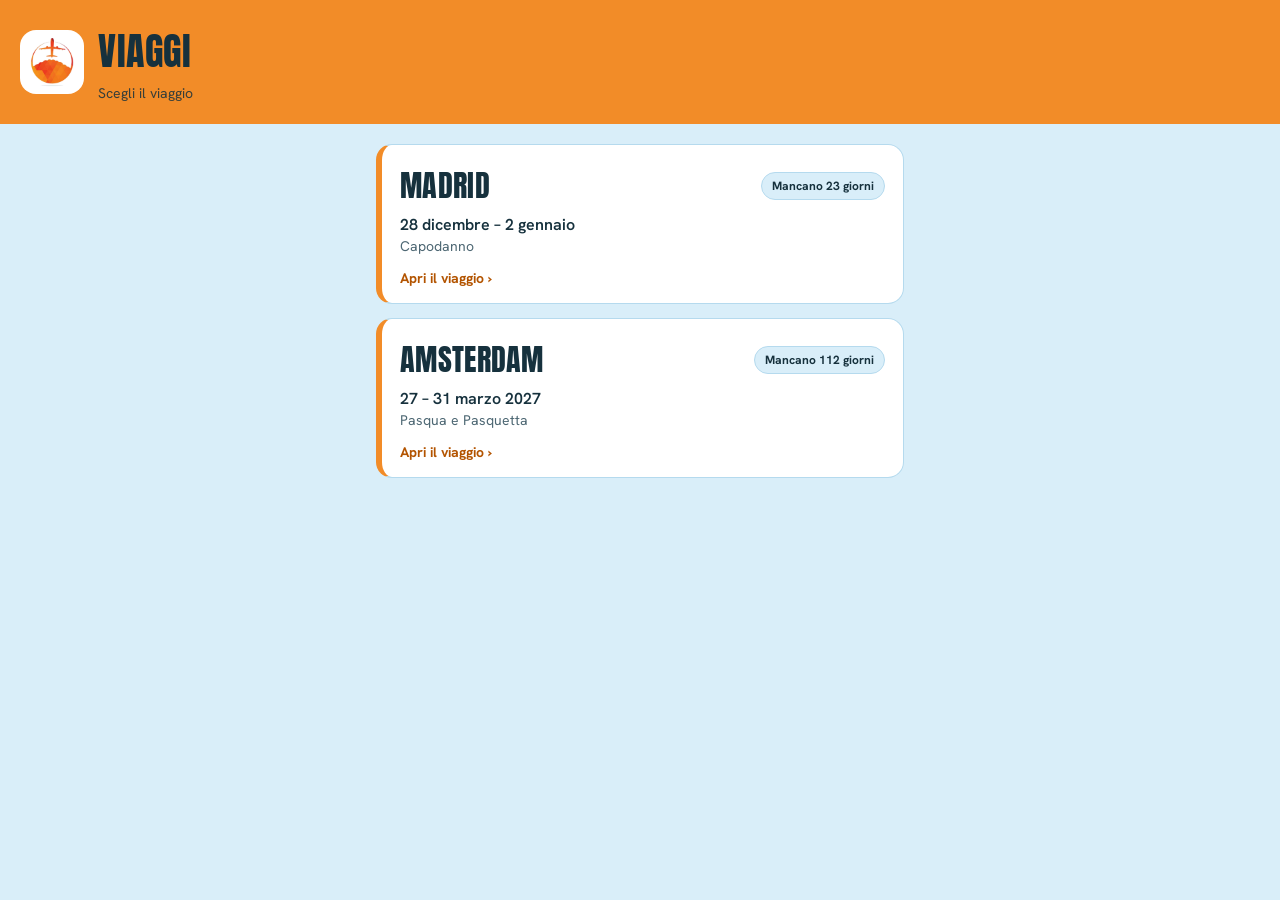
<file: index.html>
<!DOCTYPE html>
<html lang="it" data-theme="light">
<head>
<meta charset="UTF-8">
<meta name="viewport" content="width=device-width, initial-scale=1, viewport-fit=cover">
<title>Viaggi</title>
<meta name="theme-color" content="#F28C28">
<meta name="robots" content="noindex">
<meta name="apple-mobile-web-app-capable" content="yes">
<meta name="mobile-web-app-capable" content="yes">
<meta name="apple-mobile-web-app-status-bar-style" content="black-translucent">
<meta name="apple-mobile-web-app-title" content="Viaggi">
<link rel="manifest" href="manifest.webmanifest">
<link rel="icon" type="image/png" sizes="192x192" href="icon-192.png">
<link rel="apple-touch-icon" href="apple-touch-icon.png">
<style>
@import url('https://fonts.googleapis.com/css2?family=Anton&family=Hanken+Grotesk:wght@400;500;600;700&display=swap');
:root { --arancio: #F28C28; --azzurro: #D9EEF9; --azzurro-bordo: #B5DAEE; --ink: #16313d; --ink2: #4d6773; --link: #B35400; }
* { box-sizing: border-box; margin: 0; padding: 0; }
body { font-family: 'Hanken Grotesk', system-ui, sans-serif; background: var(--azzurro); color: var(--ink); min-height: 100vh; }
header { background: var(--arancio); padding: calc(env(safe-area-inset-top) + 22px) 20px 22px; display: flex; align-items: center; gap: 14px; }
.logo { width: 64px; height: 64px; border-radius: 16px; background: #ffffff; flex-shrink: 0; }
header h1 { font-family: 'Anton', sans-serif; font-weight: 400; font-size: 38px; letter-spacing: 0.5px; color: var(--ink); text-transform: uppercase; }
header p { margin-top: 4px; font-size: 14px; color: var(--ink); opacity: 0.85; }
main { padding: 20px 16px calc(env(safe-area-inset-bottom) + 28px); display: grid; gap: 14px; max-width: 560px; margin: 0 auto; }
a.trip { display: block; text-decoration: none; color: inherit; background: #ffffff; border: 1px solid var(--azzurro-bordo); border-left: 6px solid var(--arancio); border-radius: 16px; padding: 18px 18px 16px; }
a.trip:active { transform: scale(0.99); }
.trip-top { display: flex; align-items: center; justify-content: space-between; gap: 10px; }
.trip-name { font-family: 'Anton', sans-serif; font-weight: 400; font-size: 30px; text-transform: uppercase; letter-spacing: 0.3px; }
.badge { font-size: 12px; font-weight: 700; padding: 5px 10px; border-radius: 999px; background: var(--azzurro); border: 1px solid var(--azzurro-bordo); color: var(--ink); white-space: nowrap; }
.badge.live { background: var(--arancio); border-color: var(--arancio); color: var(--ink); }
.trip-dates { margin-top: 6px; font-size: 16px; font-weight: 600; }
.trip-sub { margin-top: 2px; font-size: 14px; color: var(--ink2); }
.trip-go { margin-top: 14px; font-size: 14px; font-weight: 700; color: var(--link); }
</style>
</head>
<body>
<header>
  <img class="logo" src="icon-192.png" alt="" width="64" height="64">
  <div>
    <h1>Viaggi</h1>
    <p>Scegli il viaggio</p>
  </div>
</header>
<main>
  <a class="trip" href="madrid/" data-from="2026-12-28" data-to="2027-01-02">
    <div class="trip-top"><div class="trip-name">Madrid</div><span class="badge"></span></div>
    <div class="trip-dates">28 dicembre – 2 gennaio</div>
    <div class="trip-sub">Capodanno</div>
    <div class="trip-go">Apri il viaggio ›</div>
  </a>
  <a class="trip" href="amsterdam/" data-from="2027-03-27" data-to="2027-03-31">
    <div class="trip-top"><div class="trip-name">Amsterdam</div><span class="badge"></span></div>
    <div class="trip-dates">27 – 31 marzo 2027</div>
    <div class="trip-sub">Pasqua e Pasquetta</div>
    <div class="trip-go">Apri il viaggio ›</div>
  </a>
</main>
<script>
(function () {
  var day = 864e5, now = new Date();
  var today = new Date(now.getFullYear(), now.getMonth(), now.getDate());
  document.querySelectorAll('a.trip').forEach(function (a) {
    var from = new Date(a.dataset.from + 'T00:00:00'), to = new Date(a.dataset.to + 'T00:00:00'), b = a.querySelector('.badge');
    if (today < from) { var d = Math.round((from - today) / day); b.textContent = 'Mancano ' + d + (d === 1 ? ' giorno' : ' giorni'); }
    else if (today <= to) { b.textContent = 'In corso'; b.classList.add('live'); }
    else b.textContent = 'Concluso';
  });
})();
</script>
</body>
</html>
</file>
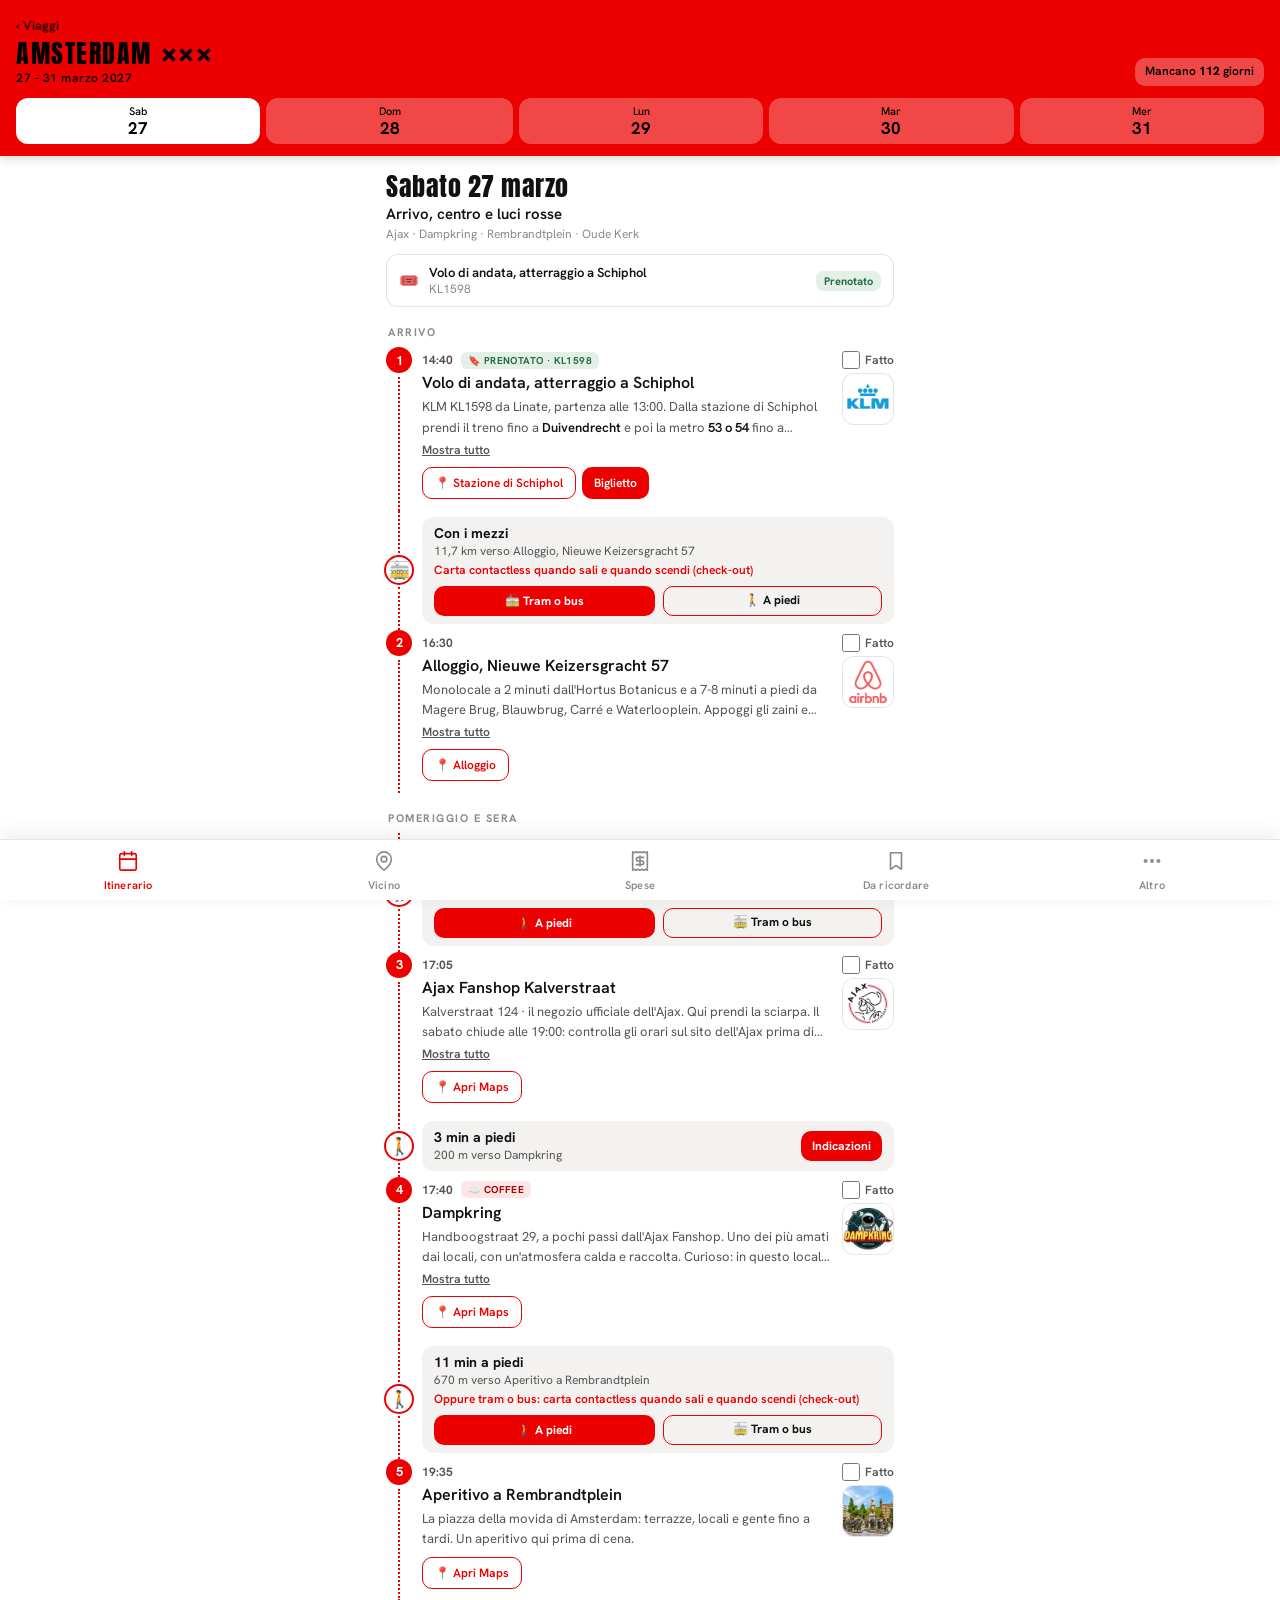
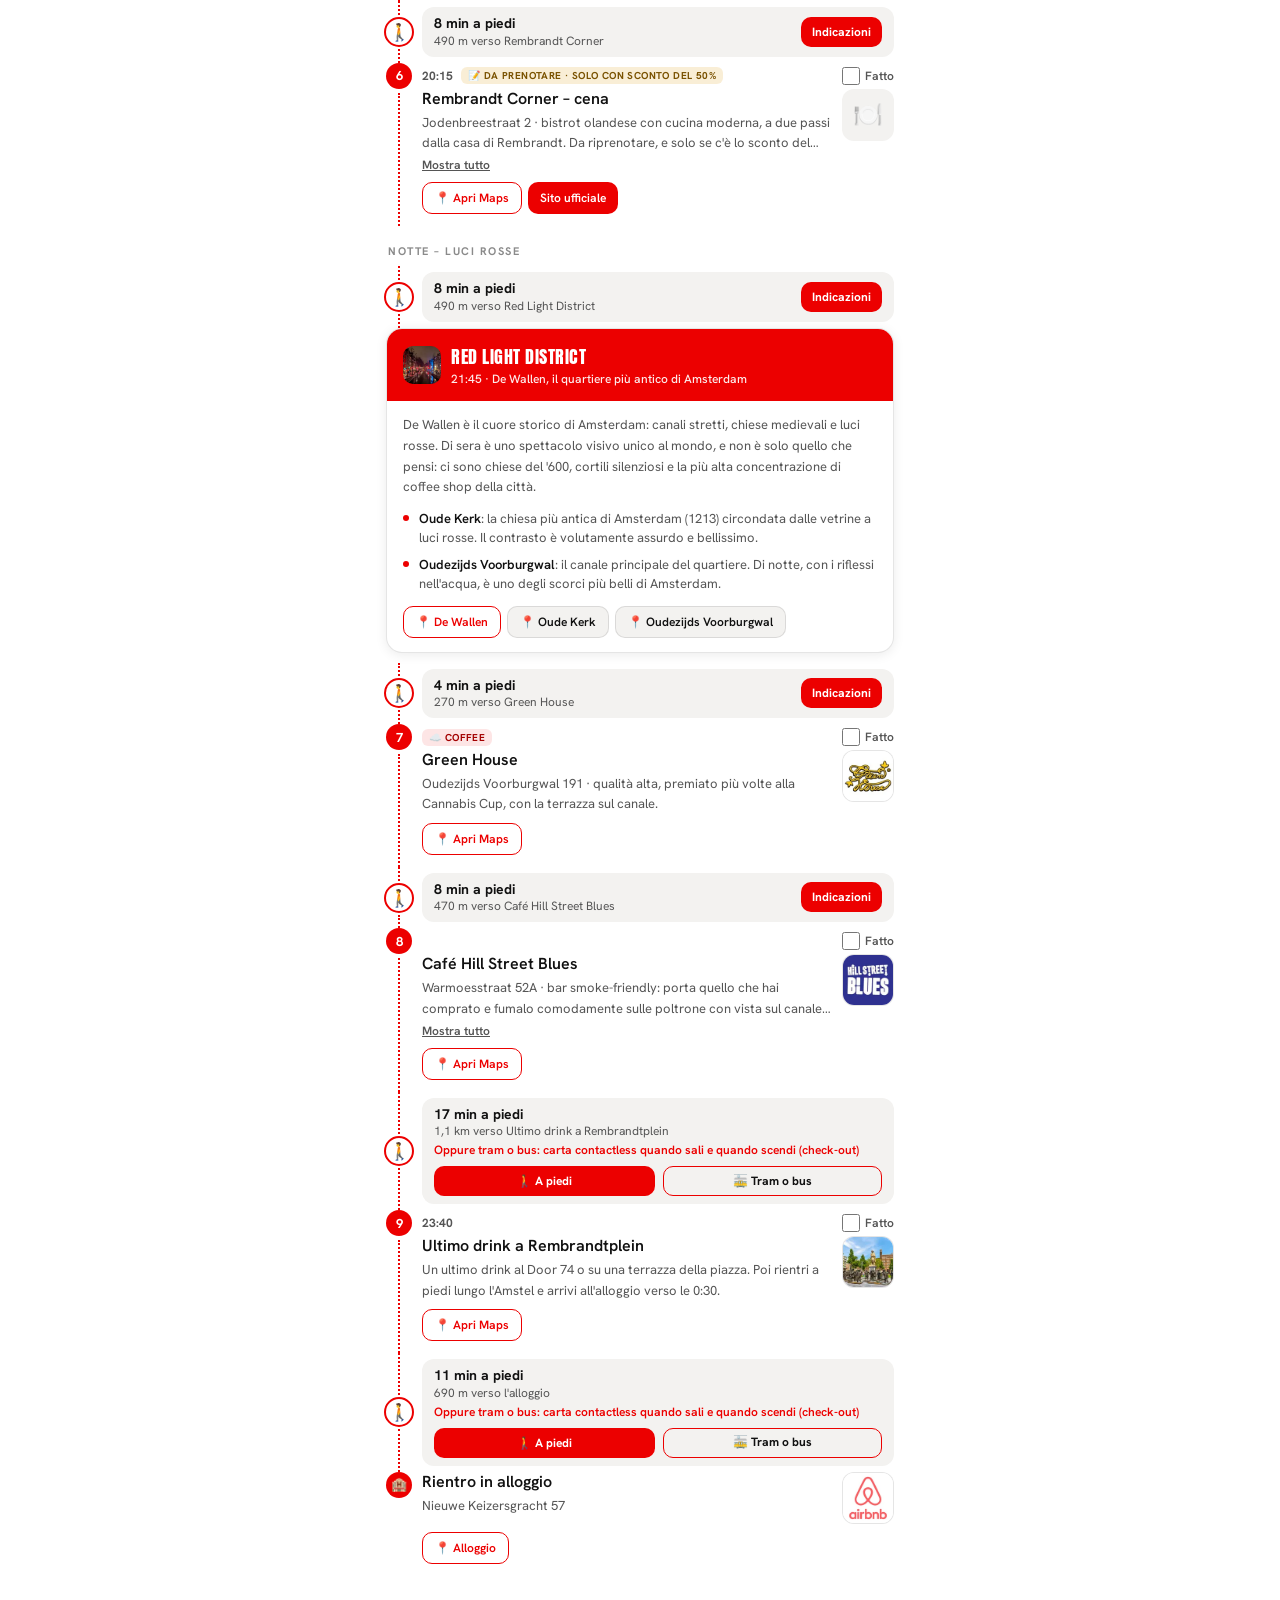
<file: amsterdam/index.html>
<!DOCTYPE html>
<html lang="it" data-theme="light">
<head>
<meta charset="UTF-8">
<meta name="viewport" content="width=device-width, initial-scale=1, viewport-fit=cover">
<title>Amsterdam · Marzo 2027</title>
<meta name="theme-color" content="#EC0000">
<meta name="description" content="Itinerario di Amsterdam, 27 - 31 marzo 2027">
<meta name="apple-mobile-web-app-capable" content="yes">
<meta name="mobile-web-app-capable" content="yes">
<meta name="apple-mobile-web-app-status-bar-style" content="black-translucent">
<meta name="apple-mobile-web-app-title" content="Amsterdam">
<link rel="manifest" href="manifest.webmanifest">
<link rel="stylesheet" href="tools.css">
<link rel="stylesheet" href="itin.css">
<link rel="icon" type="image/png" sizes="192x192" href="icon-192.png">
<link rel="apple-touch-icon" href="apple-touch-icon.png">
<style>
@import url('https://fonts.googleapis.com/css2?family=Anton&family=Hanken+Grotesk:ital,wght@0,300;0,400;0,500;0,600;0,700;1,300;1,400&display=swap');

:root {
  --sg: #EC0000;
  --dg: #B80000;
  --accent: #EC0000;
  --accent-light: #FF5A5A;
  --on-accent: #FFFFFF;
  --ice: #E6E6E6;
  --white: #FFFFFF;
  --bg: #FFFFFF;
  --surface: #FFFFFF;
  --surface2: #F3F2F0;
  --border: rgba(0,0,0,0.10);
  --text: #111111;
  --text2: #555555;
  --text3: #8A8A8A;
  --radius: 16px;
  --shadow: 0 2px 12px rgba(0,0,0,0.08);
  color-scheme: light;
}
@media (prefers-color-scheme: dark) {
  :root:not([data-theme="light"]) {
    --bg: #0b0b0b;
    --surface: #171717;
    --surface2: #242424;
    --border: rgba(255,255,255,0.12);
    --text: #F2F2F2;
    --text2: #B5B5B5;
    --text3: #8A8A8A;
    color-scheme: dark;
  }
}
:root[data-theme="dark"] {
  --bg: #0b0b0b;
  --surface: #171717;
  --surface2: #242424;
  --border: rgba(255,255,255,0.12);
  --text: #F2F2F2;
  --text2: #B5B5B5;
  --text3: #8A8A8A;
  color-scheme: dark;
}

*, *::before, *::after { box-sizing: border-box; margin: 0; padding: 0; }
html { height: 100%; }
body {
  font-family: 'Hanken Grotesk', sans-serif;
  background: var(--bg);
  color: var(--text);
  display: flex; flex-direction: column;
  min-height: 100vh;
  padding-top: env(safe-area-inset-top, 0px);
  -webkit-font-smoothing: antialiased;
}
body::before {
  content: "";
  position: fixed;
  inset: 0 0 auto;
  height: env(safe-area-inset-top, 0px);
  z-index: 200;
  background: var(--sg);
}

/* ── HEADER ── */
.app-header {
  background: var(--sg);
  padding: 18px 20px 20px;
  position: sticky;
  top: env(safe-area-inset-top, 0px);
  z-index: 100;
}
.app-header-inner {
  display: flex;
  align-items: flex-end;
  justify-content: space-between;
}
.app-title {
  font-family: 'Anton', sans-serif;
  font-size: 28px;
  color: var(--white);
  letter-spacing: 1.5px;
  line-height: 1;
}
.app-dates {
  font-size: 12px;
  font-weight: 500;
  color: rgba(255,255,255,0.92);
  letter-spacing: 0.5px;
  margin-top: 4px;
}
.header-badge {
  background: var(--accent);
  color: var(--on-accent);
  font-size: 11px;
  font-weight: 700;
  padding: 5px 10px;
  border-radius: 20px;
  letter-spacing: 0.3px;
}

/* ── BOTTOM NAV ── */
.bottom-nav {
  position: sticky;
  bottom: 0;
  width: 100%;
  margin-top: auto;
  flex: 0 0 auto;
  background: var(--surface);
  border-top: 1px solid var(--border);
  display: flex;
  padding-bottom: env(safe-area-inset-bottom, 0px);
  z-index: 100;
  box-shadow: 0 -4px 20px rgba(0,0,0,0.08);
}
.nav-btn {
  flex: 1;
  display: flex;
  flex-direction: column;
  align-items: center;
  gap: 3px;
  padding: 10px 4px 8px;
  background: none;
  border: none;
  cursor: pointer;
  font-family: 'Hanken Grotesk', sans-serif;
  color: var(--text3);
  transition: color 0.2s;
  -webkit-tap-highlight-color: transparent;
}
.nav-btn.active { color: var(--accent); }
@media (prefers-color-scheme: dark) {
  :root:not([data-theme="light"]) .nav-btn.active { color: var(--accent-light); }
}
:root[data-theme="dark"] .nav-btn.active { color: var(--accent-light); }
.nav-icon { font-size: 20px; line-height: 1; }
.nav-label { font-size: 10px; font-weight: 600; letter-spacing: 0.2px; }

/* ── CONTENT ── */
.screen { display: none; padding: 0 16px 16px; max-width: 540px; margin: 0 auto; }
.screen.active { display: block; width: 100%; flex: 1 0 auto; }

/* ── DAY HERO ── */
.day-hero {
  background: var(--sg);
  border-radius: var(--radius);
  padding: 20px;
  margin: 16px 0 12px;
  position: relative;
  overflow: hidden;
}
.day-hero::before {
  content: attr(data-emoji);
  position: absolute;
  right: -10px; top: -10px;
  font-size: 80px;
  opacity: 0.12;
  line-height: 1;
}
.day-hero-date {
  font-size: 11px;
  font-weight: 700;
  letter-spacing: 1.5px;
  text-transform: uppercase;
  color: var(--accent);
  margin-bottom: 6px;
}
.day-hero-title {
  font-family: 'Anton', sans-serif;
  font-size: 26px;
  color: var(--white);
  line-height: 1.1;
  letter-spacing: 0.5px;
}
.day-hero-sub {
  font-size: 13px;
  color: rgba(255,255,255,0.7);
  margin-top: 6px;
  font-weight: 400;
  font-style: italic;
}

/* ── SECTION LABEL ── */
.section-label {
  font-size: 11px;
  font-weight: 700;
  letter-spacing: 1.5px;
  text-transform: uppercase;
  color: var(--text3);
  margin: 20px 0 10px 2px;
}

/* ── TAPPA CARD ── */
.tappa {
  background: var(--surface);
  border-radius: var(--radius);
  padding: 16px;
  margin-bottom: 10px;
  box-shadow: var(--shadow);
  border: 1px solid var(--border);
}
.tappa-header {
  display: flex;
  align-items: flex-start;
  gap: 12px;
}
.tappa-icon-wrap {
  display: flex;
  flex-direction: column;
  align-items: center;
  gap: 4px;
  flex-shrink: 0;
}
.tappa-icon {
  width: 40px; height: 40px;
  border-radius: 12px;
  display: flex; align-items: center; justify-content: center;
  font-size: 18px;
  flex-shrink: 0;
}
.ic-default { background: var(--surface2); }
.ic-coffee { background: rgba(236,0,0,0.10); }
.ic-food { background: rgba(100,180,120,0.12); }
.ic-must { background: rgba(0,0,0,0.08); }
.ic-transport { background: rgba(0,0,0,0.06); }
.ic-night { background: rgba(80,60,120,0.10); }

.tappa-time {
  font-size: 10px;
  font-weight: 700;
  color: var(--text3);
  letter-spacing: 0.3px;
  white-space: nowrap;
}

.tappa-content { flex: 1; min-width: 0; }
.tappa-tag {
  display: inline-flex;
  align-items: center;
  gap: 3px;
  padding: 2px 7px;
  border-radius: 6px;
  font-size: 10px;
  font-weight: 700;
  letter-spacing: 0.4px;
  text-transform: uppercase;
  margin-bottom: 4px;
}
.tag-coffee { background: rgba(236,0,0,0.10); color: #A30000; }
@media (prefers-color-scheme: dark) {
  :root:not([data-theme="light"]) .tag-coffee { background: rgba(255,90,90,0.16); color: var(--accent-light); }
}
:root[data-theme="dark"] .tag-coffee { background: rgba(255,90,90,0.16); color: var(--accent-light); }
.tag-book { background: rgba(60,150,90,0.14); color: #2a6b43; }
@media (prefers-color-scheme: dark) {
  :root:not([data-theme="light"]) .tag-book { background: rgba(60,150,90,0.18); color: #7fd3a0; }
}
:root[data-theme="dark"] .tag-book { background: rgba(60,150,90,0.18); color: #7fd3a0; }
.tag-free { background: rgba(0,0,0,0.07); color: var(--text2); }
.tag-food { background: rgba(80,160,100,0.12); color: #2a6a3a; }
@media (prefers-color-scheme: dark) {
  :root:not([data-theme="light"]) .tag-food { background: rgba(80,160,100,0.15); color: #80c890; }
}
:root[data-theme="dark"] .tag-food { background: rgba(80,160,100,0.15); color: #80c890; }

.tappa-name {
  font-size: 16px;
  font-weight: 700;
  color: var(--text);
  line-height: 1.2;
  margin-bottom: 4px;
}
.tappa-desc {
  font-size: 13px;
  color: var(--text2);
  line-height: 1.55;
}
.tappa-desc strong { color: var(--text); font-weight: 600; }
.tappa-desc em { font-style: italic; color: var(--text3); }

/* ── QUARTIERE CARD ── */
.quartiere {
  background: var(--surface);
  border-radius: var(--radius);
  overflow: hidden;
  margin-bottom: 10px;
  box-shadow: var(--shadow);
  border: 1px solid var(--border);
}
.quartiere-header {
  background: var(--sg);
  padding: 14px 16px;
  display: flex;
  align-items: center;
  gap: 10px;
}
.quartiere-emoji { font-size: 22px; }
.quartiere-title {
  font-family: 'Anton', sans-serif;
  font-size: 18px;
  color: var(--white);
  letter-spacing: 0.5px;
}
.quartiere-sub {
  font-size: 12px;
  color: rgba(255,255,255,0.92);
  font-weight: 500;
  margin-top: 1px;
}
.quartiere-body { padding: 14px 16px; }
.quartiere-desc {
  font-size: 13px;
  color: var(--text2);
  line-height: 1.6;
  margin-bottom: 12px;
}
.highlights {
  display: flex;
  flex-direction: column;
  gap: 8px;
}
.highlight-item {
  display: flex;
  gap: 10px;
  align-items: flex-start;
}
.highlight-dot {
  width: 6px; height: 6px;
  border-radius: 50%;
  background: var(--accent);
  flex-shrink: 0;
  margin-top: 5px;
}
.highlight-text {
  font-size: 13px;
  color: var(--text2);
  line-height: 1.45;
}
.highlight-text strong { color: var(--text); font-weight: 600; }

/* ── MAPS BUTTON ── */
.maps-row {
  display: flex;
  gap: 6px;
  margin-top: 12px;
  flex-wrap: wrap;
}
.btn-m {
  display: inline-flex;
  align-items: center;
  gap: 5px;
  padding: 7px 12px;
  border-radius: 10px;
  font-size: 12px;
  font-weight: 600;
  font-family: 'Hanken Grotesk', sans-serif;
  text-decoration: none;
  transition: opacity 0.2s;
  -webkit-tap-highlight-color: transparent;
}
.btn-m:active { opacity: 0.7; }
.btn-dark { background: #fff; color: var(--accent); border: 1.5px solid var(--accent); }
.btn-yellow { background: var(--accent); color: var(--on-accent); }
.btn-outline { background: var(--surface2); color: var(--text); border: 1px solid var(--border); }

/* ── COFFEE SHOP LIST ── */
.coffee-section { margin-bottom: 10px; }
.coffee-zone-label {
  font-size: 10px;
  font-weight: 700;
  letter-spacing: 1.5px;
  text-transform: uppercase;
  color: var(--text3);
  margin: 16px 0 8px 2px;
}
.coffee-card {
  background: var(--surface);
  border-radius: var(--radius);
  border: 1px solid var(--border);
  box-shadow: var(--shadow);
  overflow: hidden;
}
.coffee-item {
  display: flex;
  align-items: center;
  gap: 12px;
  padding: 13px 16px;
  border-bottom: 1px solid var(--border);
}
.coffee-item:last-child { border-bottom: none; }
.coffee-dot-wrap {
  width: 36px; height: 36px;
  border-radius: 10px;
  background: rgba(245,195,116,0.15);
  display: flex; align-items: center; justify-content: center;
  font-size: 16px;
  flex-shrink: 0;
}
.coffee-info { flex: 1; min-width: 0; }
.coffee-name { font-size: 14px; font-weight: 700; color: var(--text); }
.coffee-desc { font-size: 12px; color: var(--text3); margin-top: 1px; }
.coffee-star { color: var(--accent); font-size: 12px; }

/* ── INFO BOX ── */
.info-box {
  background: var(--surface);
  border-radius: var(--radius);
  border: 1px solid var(--border);
  box-shadow: var(--shadow);
  overflow: hidden;
  margin-bottom: 10px;
}
.info-box-header {
  padding: 14px 16px 12px;
  border-bottom: 1px solid var(--border);
  display: flex;
  align-items: center;
  gap: 8px;
}
.info-box-title { font-size: 15px; font-weight: 700; color: var(--text); }
.info-box-body { padding: 0; }
.info-row {
  display: flex;
  align-items: flex-start;
  gap: 12px;
  padding: 12px 16px;
  border-bottom: 1px solid var(--border);
}
.info-row:last-child { border-bottom: none; }
.info-row-icon { font-size: 16px; flex-shrink: 0; margin-top: 1px; }
.info-row-content { flex: 1; }
.info-row-label { font-size: 13px; font-weight: 700; color: var(--text); }
.info-row-desc { font-size: 12px; color: var(--text2); margin-top: 2px; line-height: 1.5; }
.info-row-desc a { color: var(--sg); font-weight: 600; text-decoration: underline; }
@media (prefers-color-scheme: dark) {
  :root:not([data-theme="light"]) .info-row-desc a { color: var(--accent-light); }
}
:root[data-theme="dark"] .info-row-desc a { color: var(--accent-light); }

/* ── PRENOTAZIONI ── */
.pren-box {
  background: rgba(60,150,90,0.07);
  border: 1.5px solid rgba(60,150,90,0.25);
  border-radius: var(--radius);
  padding: 16px;
  margin-bottom: 10px;
}
.pren-title {
  font-size: 13px;
  font-weight: 700;
  color: #2a6b43;
  margin-bottom: 12px;
  display: flex;
  align-items: center;
  gap: 6px;
}
@media (prefers-color-scheme: dark) {
  :root:not([data-theme="light"]) .pren-title { color: #7fd3a0; }
  :root:not([data-theme="light"]) .pren-box { background: rgba(60,150,90,0.10); border-color: rgba(60,150,90,0.30); }
}
:root[data-theme="dark"] .pren-title { color: #7fd3a0; }
:root[data-theme="dark"] .pren-box { background: rgba(60,150,90,0.10); border-color: rgba(60,150,90,0.30); }
.pren-item {
  display: flex;
  align-items: flex-start;
  gap: 8px;
  margin-bottom: 10px;
  font-size: 13px;
}
.pren-item:last-child { margin-bottom: 0; }
.pren-item-dot { color: #3c965a; margin-top: 1px; font-size: 10px; }
.pren-item a { font-weight: 700; color: #2a6b43; text-decoration: underline; }
@media (prefers-color-scheme: dark) {
  :root:not([data-theme="light"]) .pren-item a { color: #f08080; }
}
:root[data-theme="dark"] .pren-item a { color: #f08080; }

.tag-todo { background: rgba(214,150,0,0.16); color: #7a5200; }
@media (prefers-color-scheme: dark) {
  :root:not([data-theme="light"]) .tag-todo { background: rgba(240,180,60,0.18); color: #f0c060; }
}
:root[data-theme="dark"] .tag-todo { background: rgba(240,180,60,0.18); color: #f0c060; }
.pren-box.todo { background: rgba(214,150,0,0.07); border-color: rgba(214,150,0,0.30); }
.pren-box.todo .pren-title { color: #7a5200; }
.pren-box.todo .pren-item-dot { color: #c98a00; }
.pren-box.todo .pren-item a { color: #7a5200; }
@media (prefers-color-scheme: dark) {
  :root:not([data-theme="light"]) .pren-box.todo { background: rgba(240,180,60,0.08); border-color: rgba(240,180,60,0.30); }
  :root:not([data-theme="light"]) .pren-box.todo .pren-title, :root:not([data-theme="light"]) .pren-box.todo .pren-item a { color: #f0c060; }
}
:root[data-theme="dark"] .pren-box.todo { background: rgba(240,180,60,0.08); border-color: rgba(240,180,60,0.30); }
:root[data-theme="dark"] .pren-box.todo .pren-title, :root[data-theme="dark"] .pren-box.todo .pren-item a { color: #f0c060; }

/* ── DIVIDER ── */
.divider { height: 1px; background: var(--border); margin: 4px 0 16px; }

.hidden { display: none !important; }
</style>
</head>
<body>

<header class="app-header">
  <div class="app-header-inner">
    <div>
      <div class="app-title">AMSTERDAM 🇳🇱</div>
      <div class="app-dates">27 – 31 marzo 2027</div>
    </div>
    <div class="header-badge">5 giorni</div>
  </div>
</header>

<!-- ══════════════ SABATO ══════════════ -->
<div class="screen active" id="s0">
  <div class="day-hero" data-emoji="✈️">
    <div class="day-hero-date">Sabato 27 marzo</div>
    <div class="day-hero-title">Arrivo, centro e luci rosse</div>
    <div class="day-hero-sub">Ajax · Dampkring · Rembrandtplein · Oude Kerk</div>
  </div>

  <div class="section-label">Arrivo</div>
  <div class="tappa">
    <div class="tappa-header">
      <div class="tappa-icon-wrap">
        <div class="tappa-icon ic-transport">✈️</div>
        <span class="tappa-time">14:40</span>
      </div>
      <div class="tappa-content">
        <span class="tappa-tag tag-book">🔖 Prenotato · KL1598</span>
        <div class="tappa-name">Volo di andata, atterraggio a Schiphol</div>
        <div class="tappa-desc">KLM KL1598 da Linate, partenza alle 13:00. Dalla stazione di Schiphol prendi il treno fino a <strong>Duivendrecht</strong> e poi la metro <strong>53 o 54</strong> fino a Waterlooplein o Weesperplein: in tutto 32-39 minuti. Paga con la carta contactless (OVpay), una carta per persona, appoggiandola sul lettore quando sali e quando scendi.</div>
        <div class="maps-row">
          <a class="btn-m btn-dark" href="https://maps.google.com/?q=Schiphol+Airport+Station+Amsterdam" target="_blank">📍 Stazione di Schiphol</a>
        </div>
      </div>
    </div>
  </div>
  <div class="tappa">
    <div class="tappa-header">
      <div class="tappa-icon-wrap">
        <div class="tappa-icon ic-default">🏠</div>
        <span class="tappa-time">16:30</span>
      </div>
      <div class="tappa-content">
        <div class="tappa-name">Alloggio, Nieuwe Keizersgracht 57</div>
        <div class="tappa-desc">Monolocale a 2 minuti dall'Hortus Botanicus e a 7-8 minuti a piedi da Magere Brug, Blauwbrug, Carré e Waterlooplein. Appoggi gli zaini e riparti: il sole tramonta alle 19:05.</div>
        <div class="maps-row">
          <a class="btn-m btn-dark" href="https://maps.google.com/?q=Nieuwe+Keizersgracht+57+Amsterdam" target="_blank">📍 Alloggio</a>
        </div>
      </div>
    </div>
  </div>
  <div class="section-label">Pomeriggio e sera</div>
  <div class="tappa">
    <div class="tappa-header">
      <div class="tappa-icon-wrap">
        <div class="tappa-icon ic-default">⚽</div>
        <span class="tappa-time">17:05</span>
      </div>
      <div class="tappa-content">
        <div class="tappa-name">Ajax Fanshop Kalverstraat</div>
        <div class="tappa-desc">Kalverstraat 124 · il negozio ufficiale dell'Ajax. Qui prendi la sciarpa. Il sabato chiude alle 19:00: controlla gli orari sul sito dell'Ajax prima di partire dall'alloggio (alle 16:45).</div>
        <div class="maps-row">
          <a class="btn-m btn-dark" href="https://maps.google.com/?q=Ajax+Fanshop+Kalverstraat+124+Amsterdam" target="_blank">📍 Apri Maps</a>
        </div>
      </div>
    </div>
  </div>
  <div class="tappa">
    <div class="tappa-header">
      <div class="tappa-icon-wrap">
        <div class="tappa-icon ic-coffee">🌿</div>
        <span class="tappa-time">17:40</span>
      </div>
      <div class="tappa-content">
        <span class="tappa-tag tag-coffee">☁️ Coffee</span>
        <div class="tappa-name">Dampkring</div>
        <div class="tappa-desc">Handboogstraat 29, a pochi passi dall'Ajax Fanshop. Uno dei più amati dai locali, con un'atmosfera calda e raccolta. Curioso: in questo locale hanno girato una scena di Ocean's Twelve.</div>
        <div class="maps-row">
          <a class="btn-m btn-dark" href="https://maps.google.com/?q=Dampkring+coffeeshop+Amsterdam+Jordaan" target="_blank">📍 Apri Maps</a>
        </div>
      </div>
    </div>
  </div>
  <div class="tappa">
    <div class="tappa-header">
      <div class="tappa-icon-wrap">
        <div class="tappa-icon ic-night">🍹</div>
        <span class="tappa-time">19:35</span>
      </div>
      <div class="tappa-content">
        <div class="tappa-name">Aperitivo a Rembrandtplein</div>
        <div class="tappa-desc">La piazza della movida di Amsterdam: terrazze, locali e gente fino a tardi. Un aperitivo qui prima di cena.</div>
        <div class="maps-row">
          <a class="btn-m btn-dark" href="https://maps.google.com/?q=Rembrandtplein+Amsterdam" target="_blank">📍 Apri Maps</a>
        </div>
      </div>
    </div>
  </div>
  <div class="tappa">
    <div class="tappa-header">
      <div class="tappa-icon-wrap">
        <div class="tappa-icon ic-default">🍽️</div>
        <span class="tappa-time">20:15</span>
      </div>
      <div class="tappa-content">
        <span class="tappa-tag tag-todo">📝 Da prenotare · solo con sconto del 50%</span>
        <div class="tappa-name">Rembrandt Corner – cena</div>
        <div class="tappa-desc">Jodenbreestraat 2 · bistrot olandese con cucina moderna, a due passi dalla casa di Rembrandt. Da riprenotare, e solo se c'è lo sconto del 50% come a ottobre: senza sconto la cena di sabato resta fuori.</div>
        <div class="maps-row">
          <a class="btn-m btn-dark" href="https://maps.google.com/?q=Rembrandt+Corner+Jodenbreestraat+2+Amsterdam" target="_blank">📍 Apri Maps</a>
          <a class="btn-m btn-yellow" href="https://www.rembrandtcorner.nl/" target="_blank">Sito ufficiale</a>
        </div>
      </div>
    </div>
  </div>
  <div class="section-label">Notte – luci rosse</div>
  <div class="quartiere">
    <div class="quartiere-header">
      <span class="quartiere-emoji">🔴</span>
      <div>
        <div class="quartiere-title">RED LIGHT DISTRICT</div>
        <div class="quartiere-sub">21:45 · De Wallen, il quartiere più antico di Amsterdam</div>
      </div>
    </div>
    <div class="quartiere-body">
      <div class="quartiere-desc">De Wallen è il cuore storico di Amsterdam: canali stretti, chiese medievali e luci rosse. Di sera è uno spettacolo visivo unico al mondo, e non è solo quello che pensi: ci sono chiese del '600, cortili silenziosi e la più alta concentrazione di coffee shop della città.</div>
      <div class="highlights">
        <div class="highlight-item">
          <div class="highlight-dot"></div>
          <div class="highlight-text"><strong>Oude Kerk</strong>: la chiesa più antica di Amsterdam (1213) circondata dalle vetrine a luci rosse. Il contrasto è volutamente assurdo e bellissimo.</div>
        </div>
        <div class="highlight-item">
          <div class="highlight-dot"></div>
          <div class="highlight-text"><strong>Oudezijds Voorburgwal</strong>: il canale principale del quartiere. Di notte, con i riflessi nell'acqua, è uno degli scorci più belli di Amsterdam.</div>
        </div>
      </div>
      <div class="maps-row">
          <a class="btn-m btn-dark" href="https://maps.google.com/?q=Red+Light+District+Amsterdam+De+Wallen" target="_blank">📍 De Wallen</a>
          <a class="btn-m btn-outline" href="https://maps.google.com/?q=Oude+Kerk+Amsterdam" target="_blank">📍 Oude Kerk</a>
          <a class="btn-m btn-outline" href="https://maps.google.com/?q=Oudezijds+Voorburgwal+Amsterdam" target="_blank">📍 Oudezijds Voorburgwal</a>
      </div>
    </div>
  </div>
  <div class="tappa">
    <div class="tappa-header">
      <div class="tappa-icon-wrap">
        <div class="tappa-icon ic-coffee">🌿</div>
        
      </div>
      <div class="tappa-content">
        <span class="tappa-tag tag-coffee">☁️ Coffee</span>
        <div class="tappa-name">Green House</div>
        <div class="tappa-desc">Oudezijds Voorburgwal 191 · qualità alta, premiato più volte alla Cannabis Cup, con la terrazza sul canale.</div>
        <div class="maps-row">
          <a class="btn-m btn-dark" href="https://maps.google.com/?q=Green+House+Oudezijds+Voorburgwal+191+Amsterdam" target="_blank">📍 Apri Maps</a>
        </div>
      </div>
    </div>
  </div>
  <div class="tappa">
    <div class="tappa-header">
      <div class="tappa-icon-wrap">
        <div class="tappa-icon ic-night">🪑</div>
        
      </div>
      <div class="tappa-content">
        <div class="tappa-name">Café Hill Street Blues</div>
        <div class="tappa-desc">Warmoesstraat 52A · bar smoke-friendly: porta quello che hai comprato e fumalo comodamente sulle poltrone con vista sul canale. Ottimo per chiudere la serata. Aperto fino all'1:00.</div>
        <div class="maps-row">
          <a class="btn-m btn-dark" href="https://maps.google.com/?q=Hill+Street+Blues+Warmoesstraat+52+Amsterdam" target="_blank">📍 Apri Maps</a>
        </div>
      </div>
    </div>
  </div>
  <div class="tappa">
    <div class="tappa-header">
      <div class="tappa-icon-wrap">
        <div class="tappa-icon ic-night">🥃</div>
        <span class="tappa-time">23:40</span>
      </div>
      <div class="tappa-content">
        <div class="tappa-name">Ultimo drink a Rembrandtplein</div>
        <div class="tappa-desc">Un ultimo drink al Door 74 o su una terrazza della piazza. Poi rientri a piedi lungo l'Amstel e arrivi all'alloggio verso le 0:30.</div>
        <div class="maps-row">
          <a class="btn-m btn-dark" href="https://maps.google.com/?q=Rembrandtplein+Amsterdam" target="_blank">📍 Apri Maps</a>
        </div>
      </div>
    </div>
  </div>
</div>

<!-- ══════════════ DOMENICA ══════════════ -->
<div class="screen hidden" id="s1">
  <div class="day-hero" data-emoji="🐣">
    <div class="day-hero-date">Domenica 28 marzo · Pasqua</div>
    <div class="day-hero-title">Musei, parco e SmokeBoat</div>
    <div class="day-hero-sub">Van Gogh · Moco · Vondelpark · SmokeBoat</div>
  </div>

  <div class="section-label">Mattina – musei</div>
  <div class="tappa">
    <div class="tappa-header">
      <div class="tappa-icon-wrap">
        <div class="tappa-icon ic-must">🎨</div>
        <span class="tappa-time">10:00</span>
      </div>
      <div class="tappa-content">
        <span class="tappa-tag tag-todo">📝 Da prenotare · slot 10:00</span>
        <div class="tappa-name">Van Gogh Museum</div>
        <div class="tappa-desc">~2,5/3h. La collezione più grande al mondo di Van Gogh: <strong>I Girasoli, I Mangiatori di Patate, Mandorlo in Fiore, La Camera da Letto</strong>. 4 piani, sale cronologiche che seguono l'evoluzione dell'artista dall'Olanda alla Provenza. A Pasqua può essere affollato: prenota lo slot e arriva qualche minuto prima. <strong>vangoghmuseum.nl</strong></div>
        <div class="maps-row">
          <a class="btn-m btn-dark" href="https://maps.google.com/?q=Van+Gogh+Museum+Amsterdam+Museumplein" target="_blank">📍 Apri Maps</a>
          <a class="btn-m btn-yellow" href="https://www.vangoghmuseum.nl" target="_blank">Sito ufficiale</a>
        </div>
      </div>
    </div>
  </div>
  <div class="tappa">
    <div class="tappa-header">
      <div class="tappa-icon-wrap">
        <div class="tappa-icon ic-food">🥪</div>
        <span class="tappa-time">12:30</span>
      </div>
      <div class="tappa-content">
        <span class="tappa-tag tag-food">🍴 Cibo</span>
        <div class="tappa-name">Albert Heijn – Van Baerlestraat 33</div>
        <div class="tappa-desc">A 3 minuti a piedi dal Van Gogh. Panini freschi, insalate, piatti pronti: pranzo veloce ed economico prima del Moco. <strong>Domenica di Pasqua potrebbe essere chiuso: da ricontrollare.</strong></div>
        <div class="maps-row">
          <a class="btn-m btn-dark" href="https://maps.google.com/?q=Albert+Heijn+Van+Baerlestraat+33+Amsterdam" target="_blank">📍 Apri Maps</a>
        </div>
      </div>
    </div>
  </div>
  <div class="tappa">
    <div class="tappa-header">
      <div class="tappa-icon-wrap">
        <div class="tappa-icon ic-must">🖼️</div>
        <span class="tappa-time">13:30</span>
      </div>
      <div class="tappa-content">
        <span class="tappa-tag tag-book">🔖 Prenotato · slot 13:30</span>
        <div class="tappa-name">Moco Museum</div>
        <div class="tappa-desc">~1,5h. A 2 minuti dal Van Gogh. <strong>Banksy, Andy Warhol, Jean-Michel Basquiat, Keith Haring, Yayoi Kusama.</strong> Uno dei musei più fotografati di Amsterdam: ogni sala è pensata per essere vissuta oltre che vista. <strong>mocomuseum.com</strong></div>
        <div class="maps-row">
          <a class="btn-m btn-dark" href="https://maps.google.com/?q=Moco+Museum+Amsterdam+Honthorststraat" target="_blank">📍 Apri Maps</a>
          <a class="btn-m btn-yellow" href="https://www.mocomuseum.com" target="_blank">Sito ufficiale</a>
        </div>
      </div>
    </div>
  </div>
  <div class="section-label">Pomeriggio – Vondelpark</div>
  <div class="quartiere">
    <div class="quartiere-header">
      <span class="quartiere-emoji">🌳</span>
      <div>
        <div class="quartiere-title">VONDELPARK</div>
        <div class="quartiere-sub">15:30 · il grande polmone verde di Amsterdam</div>
      </div>
    </div>
    <div class="quartiere-body">
      <div class="quartiere-desc">Il parco pubblico più amato di Amsterdam: 47 ettari di verde, laghetti, ponticelli, teatri all'aperto e caffetterie storiche. È a 10 minuti a piedi dal Moco, aperto 24 ore su 24 e sempre gratuito.</div>
      <div class="highlights">
        <div class="highlight-item">
          <div class="highlight-dot"></div>
          <div class="highlight-text"><strong>Blauwe Theehuis</strong>: il caffè a forma di piattino volante nel mezzo del parco. Iconico. Fermati per un tè o una birra.</div>
        </div>
        <div class="highlight-item">
          <div class="highlight-dot"></div>
          <div class="highlight-text"><strong>Statua di Picasso</strong>: donata dal figlio di Picasso alla città. La trovi passeggiando, non devi cercarla.</div>
        </div>
      </div>
      <div class="maps-row">
          <a class="btn-m btn-dark" href="https://maps.google.com/?q=Vondelpark+Amsterdam" target="_blank">📍 Vondelpark</a>
          <a class="btn-m btn-outline" href="https://maps.google.com/?q=Blauwe+Theehuis+Vondelpark+Amsterdam" target="_blank">📍 Blauwe Theehuis</a>
          <a class="btn-m btn-outline" href="https://maps.google.com/?q=Picasso+sculpture+Vondelpark+Amsterdam" target="_blank">📍 Statua Picasso</a>
      </div>
    </div>
  </div>
  <div class="section-label">Sera – SmokeBoat</div>
  <div class="tappa">
    <div class="tappa-header">
      <div class="tappa-icon-wrap">
        <div class="tappa-icon ic-transport">🚋</div>
        <span class="tappa-time">18:30</span>
      </div>
      <div class="tappa-content">
        <div class="tappa-name">Tram verso il ritrovo</div>
        <div class="tappa-desc">Il tram 24 parte da <strong>Museumplein</strong>, a una decina di minuti a piedi dal parco, e arriva a Centraal in circa 10 minuti. Poi altri 3 a piedi fino al ritrovo. Carta contactless quando sali e quando scendi (check-out).</div>
        <div class="maps-row">
          <a class="btn-m btn-dark" href="https://maps.google.com/?q=Museumplein+Amsterdam" target="_blank">📍 Museumplein</a>
        </div>
      </div>
    </div>
  </div>
  <div class="tappa">
    <div class="tappa-header">
      <div class="tappa-icon-wrap">
        <div class="tappa-icon ic-must">🚤</div>
        <span class="tappa-time">19:30</span>
      </div>
      <div class="tappa-content">
        <span class="tappa-tag tag-todo">📝 Da prenotare · ritrovo 19:15, slot 19:30</span>
        <div class="tappa-name">SmokeBoat</div>
        <div class="tappa-desc"><strong>Ritrovo alle 19:15</strong> a Prins Hendrikkade 33A, davanti a Centraal; partenza alle 19:30. ~1h. Crociera privata sui canali con cannabis legale a bordo. Parti poco prima del tramonto (20:07) e finisci sui canali illuminati. <strong>NO tabacco · smokeboat.com</strong></div>
        <div class="maps-row">
          <a class="btn-m btn-dark" href="https://maps.google.com/?q=Prins+Hendrikkade+33A+1012+TM+Amsterdam" target="_blank">📍 Ritrovo</a>
          <a class="btn-m btn-yellow" href="https://www.smokeboat.com" target="_blank">Sito ufficiale</a>
        </div>
      </div>
    </div>
  </div>
</div>

<!-- ══════════════ LUNEDÌ ══════════════ -->
<div class="screen hidden" id="s2">
  <div class="day-hero" data-emoji="🌷">
    <div class="day-hero-date">Lunedì 29 marzo · Pasquetta</div>
    <div class="day-hero-title">Da est a ovest, a piedi</div>
    <div class="day-hero-sub">Canali · Centro storico · Jordaan</div>
  </div>

  <div class="section-label">Mattina – da est a ovest</div>
  <div class="tappa">
    <div class="tappa-header">
      <div class="tappa-icon-wrap">
        <div class="tappa-icon ic-default">🌉</div>
        <span class="tappa-time">10:30</span>
      </div>
      <div class="tappa-content">
        <div class="tappa-name">Canali, Magere Brug e case danzanti</div>
        <div class="tappa-desc">Esci dall'alloggio e cammina sui canali attorno: la <strong>Magere Brug</strong> (Ponte Magro), il ponte levatoio più famoso sull'Amstel, è a 7-8 minuti. Di notte è illuminato da centinaia di lampadine bianche. Poco oltre, sull'Amstel, le <strong>case danzanti</strong> (Amstel 102): case secentesche che sembrano appoggiarsi l'una all'altra, perché le fondamenta di legno cedono nel terreno paludoso. A Pasquetta i negozi del centro di solito aprono verso le 12:00.</div>
        <div class="maps-row">
          <a class="btn-m btn-dark" href="https://maps.google.com/?q=Magere+Brug+Amsterdam" target="_blank">📍 Magere Brug</a>
          <a class="btn-m btn-outline" href="https://maps.google.com/?q=The+Dancing+Houses+Amstel+102+Amsterdam" target="_blank">📍 Case danzanti</a>
        </div>
      </div>
    </div>
  </div>
  <div class="tappa">
    <div class="tappa-header">
      <div class="tappa-icon-wrap">
        <div class="tappa-icon ic-default">🌉</div>
        <span class="tappa-time">11:30</span>
      </div>
      <div class="tappa-content">
        <div class="tappa-name">Reguliersgracht – i Sette Ponti</div>
        <div class="tappa-desc">All'incrocio con l'Herengracht si vedono sette ponti ad arco perfettamente allineati. Uno degli scorci più fotografati di Amsterdam.</div>
        <div class="maps-row">
          <a class="btn-m btn-dark" href="https://maps.google.com/?q=Reguliersgracht+seven+bridges+Amsterdam" target="_blank">📍 7 Ponti</a>
        </div>
      </div>
    </div>
  </div>
  <div class="tappa">
    <div class="tappa-header">
      <div class="tappa-icon-wrap">
        <div class="tappa-icon ic-default">🌸</div>
        <span class="tappa-time">12:15</span>
      </div>
      <div class="tappa-content">
        <div class="tappa-name">Bloemenmarkt</div>
        <div class="tappa-desc">Il mercato galleggiante dei fiori sul Singel: bulbi di tulipano, souvenir, colori intensi.</div>
        <div class="maps-row">
          <a class="btn-m btn-dark" href="https://maps.google.com/?q=Bloemenmarkt+Singel+Amsterdam" target="_blank">📍 Bloemenmarkt</a>
        </div>
      </div>
    </div>
  </div>
  <div class="tappa">
    <div class="tappa-header">
      <div class="tappa-icon-wrap">
        <div class="tappa-icon ic-default">⛪</div>
        <span class="tappa-time">13:00</span>
      </div>
      <div class="tappa-content">
        <div class="tappa-name">Begijnhof e Dam</div>
        <div class="tappa-desc">Il <strong>Begijnhof</strong> è un cortile del '600 nascosto dietro un portone anonimo in pieno centro: silenzio assoluto, case di legno medievali, una piccola chiesa. Ingresso gratuito. <em>Non fare rumore.</em> Poi <strong>Dam Square</strong>, la piazza centrale con il Palazzo Reale e il Monumento Nazionale.</div>
        <div class="maps-row">
          <a class="btn-m btn-dark" href="https://maps.google.com/?q=Begijnhof+Amsterdam" target="_blank">📍 Begijnhof</a>
          <a class="btn-m btn-outline" href="https://maps.google.com/?q=Dam+Square+Amsterdam" target="_blank">📍 Dam Square</a>
        </div>
      </div>
    </div>
  </div>
  <div class="tappa">
    <div class="tappa-header">
      <div class="tappa-icon-wrap">
        <div class="tappa-icon ic-default">🏠</div>
        <span class="tappa-time">14:10</span>
      </div>
      <div class="tappa-content">
        <div class="tappa-name">Singel 7 e murale di Tom e Jerry</div>
        <div class="tappa-desc">La facciata più stretta di Amsterdam (a soli 2,5 metri). In realtà è solo la parte posteriore di una casa normale, ma l'effetto visivo è sorprendente. A circa 300 metri, in <strong>Koggestraat</strong>, c'è il murale di <strong>Tom e Jerry</strong> di Frankey: cerca sul muro, davanti al magazzino T' Koggeschip. Naso all'insù: sono piccoli e nascosti in alto, e potrebbero non esserci più, perché qualcuno li porta via come souvenir.</div>
        <div class="maps-row">
          <a class="btn-m btn-dark" href="https://maps.google.com/?q=Singel+7+Amsterdam" target="_blank">📍 Singel 7</a>
          <a class="btn-m btn-outline" href="https://maps.google.com/?q=Koggestraat+Amsterdam" target="_blank">📍 Tom &amp; Jerry</a>
        </div>
      </div>
    </div>
  </div>
  <div class="section-label">Pomeriggio – Jordaan</div>
  <div class="tappa">
    <div class="tappa-header">
      <div class="tappa-icon-wrap">
        <div class="tappa-icon ic-coffee">🌿</div>
        <span class="tappa-time">14:30</span>
      </div>
      <div class="tappa-content">
        <span class="tappa-tag tag-coffee">☁️ Coffee</span>
        <div class="tappa-name">Paradox</div>
        <div class="tappa-desc">Nel cuore del Jordaan. Uno dei coffee shop più autentici di Amsterdam, frequentato dai locali da decenni. Famoso per la <strong>space cake fatta in casa</strong>: se vuoi provarla, qui è la scelta giusta.</div>
        <div class="maps-row">
          <a class="btn-m btn-dark" href="https://maps.google.com/?q=Paradox+coffeeshop+Jordaan+Amsterdam" target="_blank">📍 Apri Maps</a>
        </div>
      </div>
    </div>
  </div>
  <div class="tappa">
    <div class="tappa-header">
      <div class="tappa-icon-wrap">
        <div class="tappa-icon ic-food">🍽️</div>
        <span class="tappa-time">dopo</span>
      </div>
      <div class="tappa-content">
        <span class="tappa-tag tag-food">🍴 Cibo</span>
        <div class="tappa-name">Pranzo in zona Jordaan</div>
        <div class="tappa-desc">Tanti posti tra le 9 Straatjes e il Prinsengracht: caffetterie, bistrot, panini. A Pasquetta quasi tutti aperti, ma conviene guardare gli orari.</div>
      </div>
    </div>
  </div>
  <div class="quartiere">
    <div class="quartiere-header">
      <span class="quartiere-emoji">🏘️</span>
      <div>
        <div class="quartiere-title">JORDAAN</div>
        <div class="quartiere-sub">16:00 · il quartiere più bello di Amsterdam</div>
      </div>
    </div>
    <div class="quartiere-body">
      <div class="quartiere-desc">Il Jordaan era il quartiere degli artigiani e degli immigrati nel XVII secolo. Oggi è il posto più desiderato dove vivere ad Amsterdam: canali stretti, case alte e inclinate, cortili nascosti, botteghe. Non si visita, si abita per qualche ora.</div>
      <div class="highlights">
        <div class="highlight-item">
          <div class="highlight-dot"></div>
          <div class="highlight-text"><strong>Prinsengracht</strong>: uno dei quattro canali principali, quello più scenografico. Cammina lungo le rive e guardati intorno: case galleggianti, alberi che si specchiano nell'acqua, ponti stretti.</div>
        </div>
        <div class="highlight-item">
          <div class="highlight-dot"></div>
          <div class="highlight-text"><strong>De 9 Straatjes</strong> (le Nove Stradine): nove stradine trasversali tra i canali, piene di boutique indipendenti, negozi vintage e caffetterie. È la zona più fotografata del Jordaan.</div>
        </div>
        <div class="highlight-item">
          <div class="highlight-dot"></div>
          <div class="highlight-text"><strong>Torensluis</strong>: il ponte più antico e largo di Amsterdam, sul Singel (1648). Sotto ci sono ancora le vecchie prigioni murate. Vale uno sguardo ravvicinato.</div>
        </div>
        <div class="highlight-item">
          <div class="highlight-dot"></div>
          <div class="highlight-text"><strong>Hofjes</strong>: i cortili interni nascosti dietro i portoni. Zon's Hofje e Karthuizerhof sono i più belli e pochissimi turisti li trovano. Spingi qualche portone.</div>
        </div>
      </div>
      <div class="maps-row">
          <a class="btn-m btn-dark" href="https://maps.google.com/?q=Jordaan+Amsterdam" target="_blank">📍 Jordaan</a>
          <a class="btn-m btn-outline" href="https://maps.google.com/?q=De+9+Straatjes+Amsterdam" target="_blank">📍 9 Straatjes</a>
          <a class="btn-m btn-outline" href="https://maps.google.com/?q=Torensluis+bridge+Amsterdam" target="_blank">📍 Torensluis</a>
          <a class="btn-m btn-outline" href="https://maps.google.com/?q=Prinsengracht+Amsterdam+Jordaan" target="_blank">📍 Prinsengracht</a>
      </div>
    </div>
  </div>
  <div class="section-label">Sera</div>
  <div class="tappa">
    <div class="tappa-header">
      <div class="tappa-icon-wrap">
        <div class="tappa-icon ic-coffee">🌿</div>
        <span class="tappa-time">18:45</span>
      </div>
      <div class="tappa-content">
        <span class="tappa-tag tag-coffee">☁️ Coffee</span>
        <div class="tappa-name">Tha Dogg House + Barney's</div>
        <div class="tappa-desc"><strong>Tha Dogg House</strong> (Marnixstraat 333, ex SWED): il locale di Snoop Dogg, ribattezzato dopo la questione con il comune. Merch Death Row. · <strong>Barney's</strong> (Haarlemmerstraat): uno dei coffee shop più premiati di Amsterdam, selezione ampia e qualità costante.</div>
        <div class="maps-row">
          <a class="btn-m btn-dark" href="https://maps.google.com/?q=SWED+Marnixstraat+333+Amsterdam" target="_blank">📍 Tha Dogg House</a>
          <a class="btn-m btn-outline" href="https://maps.google.com/?q=Barney's+coffeeshop+Haarlemmerstraat+Amsterdam" target="_blank">📍 Barney's</a>
        </div>
      </div>
    </div>
  </div>
  <div class="tappa">
    <div class="tappa-header">
      <div class="tappa-icon-wrap">
        <div class="tappa-icon ic-food">🍽️</div>
        <span class="tappa-time">20:15</span>
      </div>
      <div class="tappa-content">
        <span class="tappa-tag tag-food">🍴 Cibo</span>
        <div class="tappa-name">Cena in zona Jordaan</div>
        <div class="tappa-desc">Tra le Nove Stradine e il Prinsengracht trovi bistrot e ristoranti per tutti i gusti. Il lunedì di Pasquetta conviene prenotare con anticipo.</div>
        <div class="maps-row">
          <a class="btn-m btn-dark" href="https://maps.google.com/?q=Jordaan+Amsterdam" target="_blank">📍 Jordaan</a>
        </div>
      </div>
    </div>
  </div>
</div>

<!-- ══════════════ MARTEDÌ ══════════════ -->
<div class="screen hidden" id="s3">
  <div class="day-hero" data-emoji="🍺">
    <div class="day-hero-date">Martedì 30 marzo</div>
    <div class="day-hero-title">De Pijp e Heineken</div>
    <div class="day-hero-sub">Boerejongens · Albert Cuyp · De Pijp · Heineken</div>
  </div>

  <div class="section-label">Mattina</div>
  <div class="tappa">
    <div class="tappa-header">
      <div class="tappa-icon-wrap">
        <div class="tappa-icon ic-default">☕</div>
        <span class="tappa-time">mattina</span>
      </div>
      <div class="tappa-content">
        <div class="tappa-name">Mattina libera</div>
        <div class="tappa-desc">Nessun programma fisso fino alle 11:30: colazione con calma e passeggiata sui canali vicino all'alloggio.</div>
      </div>
    </div>
  </div>
  <div class="tappa">
    <div class="tappa-header">
      <div class="tappa-icon-wrap">
        <div class="tappa-icon ic-coffee">🌿</div>
        <span class="tappa-time">11:30</span>
      </div>
      <div class="tappa-content">
        <span class="tappa-tag tag-coffee">☁️ Coffee</span>
        <div class="tappa-name">Boerejongens</div>
        <div class="tappa-desc">Utrechtsestraat · tra i migliori della zona, aperto dalle 7:00. Ci vai a piedi dall'alloggio e da lì prosegui verso Albert Cuyp.</div>
        <div class="maps-row">
          <a class="btn-m btn-dark" href="https://maps.google.com/?q=Boerejongens+Utrechtsestraat+Amsterdam" target="_blank">📍 Apri Maps</a>
        </div>
      </div>
    </div>
  </div>
  <div class="section-label">Pranzo e De Pijp</div>
  <div class="tappa">
    <div class="tappa-header">
      <div class="tappa-icon-wrap">
        <div class="tappa-icon ic-default">🥞</div>
        <span class="tappa-time">12:30</span>
      </div>
      <div class="tappa-content">
        <span class="tappa-tag tag-free">🆓 Gratuito</span>
        <div class="tappa-name">Albert Cuyp Market – pranzo</div>
        <div class="tappa-desc">Il mercato di strada più grande d'Olanda. Mangia camminando: stroopwafel appena fatti, aringa cruda, kibbeling, poffertjes, formaggi, friet con maionese. Aperto fino alle 17:00.</div>
        <div class="maps-row">
          <a class="btn-m btn-dark" href="https://maps.google.com/?q=Albert+Cuyp+Markt+Amsterdam" target="_blank">📍 Apri Maps</a>
        </div>
      </div>
    </div>
  </div>
  <div class="quartiere">
    <div class="quartiere-header">
      <span class="quartiere-emoji">🛒</span>
      <div>
        <div class="quartiere-title">DE PIJP</div>
        <div class="quartiere-sub">13:45-16:00 · il quartiere più vivace di Amsterdam</div>
      </div>
    </div>
    <div class="quartiere-body">
      <div class="quartiere-desc">De Pijp è il quartiere più multiculturale e autentico della città. Niente musei, niente turisti da cartolina: solo strade animate, mercati rumorosi, bar con tavoli fuori. Lo vivi meglio camminando senza meta.</div>
      <div class="highlights">
        <div class="highlight-item">
          <div class="highlight-dot"></div>
          <div class="highlight-text"><strong>Ferdinand Bolstraat</strong>: l'asse principale del quartiere, piena di negozi locali, caffetterie e vita di quartiere vera.</div>
        </div>
        <div class="highlight-item">
          <div class="highlight-dot"></div>
          <div class="highlight-text"><strong>Huis met de Kabouters</strong>: la casa con gli gnomi, in Ceintuurbaan 251-255. Edificio del 1884 con due statue di gnomi sulla facciata, monumento nazionale. Si vede solo da fuori, a circa 8 minuti a piedi dal mercato.</div>
        </div>
        <div class="highlight-item">
          <div class="highlight-dot"></div>
          <div class="highlight-text"><strong>Sarphatipark</strong>: il piccolo parco al centro del De Pijp, ottimo per sedersi e godersi il quartiere dopo il mercato.</div>
        </div>
      </div>
      <div class="maps-row">
          <a class="btn-m btn-dark" href="https://maps.google.com/?q=De+Pijp+Amsterdam" target="_blank">📍 De Pijp</a>
          <a class="btn-m btn-outline" href="https://maps.google.com/?q=Ferdinand+Bolstraat+Amsterdam" target="_blank">📍 Ferdinand Bolstraat</a>
          <a class="btn-m btn-outline" href="https://maps.google.com/?q=Ceintuurbaan+251+Amsterdam" target="_blank">📍 Casa degli gnomi</a>
          <a class="btn-m btn-outline" href="https://maps.google.com/?q=Sarphatipark+Amsterdam" target="_blank">📍 Sarphatipark</a>
      </div>
    </div>
  </div>
  <div class="tappa">
    <div class="tappa-header">
      <div class="tappa-icon-wrap">
        <div class="tappa-icon ic-must">🍺</div>
        <span class="tappa-time">16:15</span>
      </div>
      <div class="tappa-content">
        <span class="tappa-tag tag-todo">📝 Da spostare · biglietti di ottobre</span>
        <div class="tappa-name">Heineken Experience</div>
        <div class="tappa-desc">~1,5h. Il percorso immersivo nello storico birrificio originale: storia del marchio, processo di produzione e degustazione, con le birre incluse nel biglietto. Secondo il sito l'ultimo ingresso è alle 17:15, quindi arriva verso le 16:15. I biglietti di ottobre vanno spostati quando aprono le date di marzo.</div>
        <div class="maps-row">
          <a class="btn-m btn-dark" href="https://maps.google.com/?q=Heineken+Experience+Amsterdam+Stadhouderskade" target="_blank">📍 Apri Maps</a>
          <a class="btn-m btn-yellow" href="https://www.heinekenexperience.com" target="_blank">Sito ufficiale</a>
        </div>
      </div>
    </div>
  </div>
  <div class="section-label">Sera</div>
  <div class="tappa">
    <div class="tappa-header">
      <div class="tappa-icon-wrap">
        <div class="tappa-icon ic-coffee">🌿</div>
        <span class="tappa-time">18:30</span>
      </div>
      <div class="tappa-content">
        <span class="tappa-tag tag-coffee">☁️ Coffee</span>
        <div class="tappa-name">The Bulldog Leidseplein</div>
        <div class="tappa-desc">Leidseplein 17 · il Bulldog storico della zona, in un ex commissariato di polizia. Comodo per iniziare la serata senza allontanarti dal centro.</div>
        <div class="maps-row">
          <a class="btn-m btn-dark" href="https://maps.google.com/?q=The+Bulldog+Leidseplein+17+Amsterdam" target="_blank">📍 Apri Maps</a>
        </div>
      </div>
    </div>
  </div>
  <div class="tappa">
    <div class="tappa-header">
      <div class="tappa-icon-wrap">
        <div class="tappa-icon ic-food">🍽️</div>
        <span class="tappa-time">19:30</span>
      </div>
      <div class="tappa-content">
        <span class="tappa-tag tag-food">🍴 Cibo</span>
        <div class="tappa-name">Cena in zona Leidseplein</div>
        <div class="tappa-desc">Intorno alla piazza trovi ristoranti di ogni tipo: guarda i menù prima di sederti.</div>
      </div>
    </div>
  </div>
  <div class="tappa">
    <div class="tappa-header">
      <div class="tappa-icon-wrap">
        <div class="tappa-icon ic-night">🌙</div>
        <span class="tappa-time">dopo cena</span>
      </div>
      <div class="tappa-content">
        <span class="tappa-tag tag-todo">📝 Da decidere</span>
        <div class="tappa-name">Serata da decidere</div>
        <div class="tappa-desc">Dopo cena non c'è ancora un programma: lo scegli insieme durante il viaggio.</div>
      </div>
    </div>
  </div>
</div>

<!-- ══════════════ MERCOLEDÌ ══════════════ -->
<div class="screen hidden" id="s4">
  <div class="day-hero" data-emoji="🗼">
    <div class="day-hero-date">Mercoledì 31 marzo</div>
    <div class="day-hero-title">Noord e ritorno</div>
    <div class="day-hero-sub">A'DAM Lookout · Tyson 2.0 · Volo 21:10</div>
  </div>

  <div class="section-label">Mattina – Amsterdam Noord</div>
  <div class="tappa">
    <div class="tappa-header">
      <div class="tappa-icon-wrap">
        <div class="tappa-icon ic-must">🗼</div>
        <span class="tappa-time">10:00</span>
      </div>
      <div class="tappa-content">
        <span class="tappa-tag tag-todo">📝 Da prenotare · 10:00</span>
        <div class="tappa-name">A'DAM Lookout</div>
        <div class="tappa-desc">Prendi il <strong>ferry gratuito</strong> da Amsterdam Centraal (5 min di traversata, già panoramica di per sé). L'A'DAM Lookout è in cima alla torre ad Amsterdam Noord: vista a 360° sulla città, sui canali e sui polder olandesi. L'altalena <strong>Over The Edge</strong>, che ti fa dondolare nel vuoto a 100 metri, si paga a parte al botteghino. <strong>adamlookout.com</strong></div>
        <div class="maps-row">
          <a class="btn-m btn-dark" href="https://maps.google.com/?q=ADAM+Lookout+Amsterdam+Noord" target="_blank">📍 A'DAM Lookout</a>
          <a class="btn-m btn-outline" href="https://maps.google.com/?q=Amsterdam+Centraal+Ferry+Terminal" target="_blank">📍 Ferry Centraal</a>
        </div>
      </div>
    </div>
  </div>
  <div class="tappa">
    <div class="tappa-header">
      <div class="tappa-icon-wrap">
        <div class="tappa-icon ic-food">🍽️</div>
        
      </div>
      <div class="tappa-content">
        <span class="tappa-tag tag-food">🍴 Cibo</span>
        <div class="tappa-name">Pranzo in zona Noord</div>
        <div class="tappa-desc">Lungo il lungofiume IJ vicino all'A'DAM Tower ci sono bar e ristoranti con vista sull'acqua. Fermati qui prima di prendere il ferry di ritorno.</div>
      </div>
    </div>
  </div>
  <div class="section-label">Pomeriggio</div>
  <div class="tappa">
    <div class="tappa-header">
      <div class="tappa-icon-wrap">
        <div class="tappa-icon ic-default">🚶</div>
        <span class="tappa-time">pomeriggio</span>
      </div>
      <div class="tappa-content">
        <div class="tappa-name">Pomeriggio libero</div>
        <div class="tappa-desc">Nessun programma fisso: tempo per gli ultimi acquisti o per tornare dove ti è piaciuto di più.</div>
      </div>
    </div>
  </div>
  <div class="tappa">
    <div class="tappa-header">
      <div class="tappa-icon-wrap">
        <div class="tappa-icon ic-coffee">🌿</div>
        <span class="tappa-time">16:45</span>
      </div>
      <div class="tappa-content">
        <span class="tappa-tag tag-coffee">☁️ Coffee – l'ultimo</span>
        <div class="tappa-name">Tyson 2.0</div>
        <div class="tappa-desc">Nieuwmarkt · il coffee shop di Mike Tyson, chill e senza fronzoli. L'ultimo del viaggio.</div>
        <div class="maps-row">
          <a class="btn-m btn-dark" href="https://maps.google.com/?q=Tyson+2.0+coffeeshop+Nieuwmarkt+Amsterdam" target="_blank">📍 Apri Maps</a>
        </div>
      </div>
    </div>
  </div>
  <div class="section-label">Partenza</div>
  <div class="tappa">
    <div class="tappa-header">
      <div class="tappa-icon-wrap">
        <div class="tappa-icon ic-default">🏠</div>
        <span class="tappa-time">17:45</span>
      </div>
      <div class="tappa-content">
        <div class="tappa-name">Alloggio – ritiro zaini</div>
        <div class="tappa-desc">Passa a riprendere gli zaini e controlla di non lasciare nulla.</div>
        <div class="maps-row">
          <a class="btn-m btn-dark" href="https://maps.google.com/?q=Nieuwe+Keizersgracht+57+Amsterdam" target="_blank">📍 Alloggio</a>
        </div>
      </div>
    </div>
  </div>
  <div class="tappa">
    <div class="tappa-header">
      <div class="tappa-icon-wrap">
        <div class="tappa-icon ic-transport">✈️</div>
        <span class="tappa-time">18:00</span>
      </div>
      <div class="tappa-content">
        <span class="tappa-tag tag-book">🔖 Prenotato · KL1621</span>
        <div class="tappa-name">Volo di ritorno, verso Schiphol</div>
        <div class="tappa-desc">Parti dall'alloggio alle 18:00: metro <strong>53 o 54</strong> fino a Duivendrecht e poi treno fino a Schiphol, in tutto 32-39 minuti. Arrivi verso le 18:40, più di due ore prima del volo <strong>KLM KL1621 delle 21:10</strong> per Linate (arrivo 22:50). Carta contactless quando sali e quando scendi.</div>
        <div class="maps-row">
          <a class="btn-m btn-dark" href="https://maps.google.com/?q=Schiphol+Airport+Station+Amsterdam" target="_blank">📍 Stazione di Schiphol</a>
        </div>
      </div>
    </div>
  </div>
</div>

<!-- ══════════════ INFO ══════════════ -->
<div class="screen hidden" id="s5">
  <div class="day-hero" data-emoji="📋">
    <div class="day-hero-date">Info pratiche</div>
    <div class="day-hero-title">Prenotazioni, trasporti e coffee</div>
    <div class="day-hero-sub">Tutto quello che serve avere a portata di mano</div>
  </div>

  <div class="section-label">✅ Prenotazioni fatte</div>

  <div class="pren-box">
    <div class="pren-title">🎟 Già prenotato · porta i biglietti nei Documenti</div>
    <div class="pren-item"><span class="pren-item-dot">●</span><div><strong>Volo di andata KLM KL1598</strong> · sabato 27/03, Linate 13:00, arrivo a Schiphol alle 14:40<br><a href="https://www.klm.it" target="_blank">klm.it</a></div></div>
    <div class="pren-item"><span class="pren-item-dot">●</span><div><strong>Volo di ritorno KLM KL1621</strong> · mercoledì 31/03, Schiphol 21:10, arrivo a Linate alle 22:50<br><a href="https://www.klm.it" target="_blank">klm.it</a></div></div>
    <div class="pren-item"><span class="pren-item-dot">●</span><div><strong>Alloggio</strong> · monolocale in Nieuwe Keizersgracht 57, dal 27 al 31 marzo</div></div>
    <div class="pren-item"><span class="pren-item-dot">●</span><div><strong>Moco Museum</strong> · domenica 28/03 alle 13:30<br><a href="https://www.mocomuseum.com" target="_blank">mocomuseum.com</a></div></div>
  </div>

  <div class="pren-box todo">
    <div class="pren-title">📝 Ancora da prenotare</div>
    <div class="pren-item"><span class="pren-item-dot">●</span><div><strong>Van Gogh Museum</strong> · domenica 28/03 alle 10:00<br><a href="https://www.vangoghmuseum.nl" target="_blank">vangoghmuseum.nl</a></div></div>
    <div class="pren-item"><span class="pren-item-dot">●</span><div><strong>SmokeBoat</strong> · domenica 28/03, ritrovo 19:15 e partenza 19:30<br><a href="https://www.smokeboat.com" target="_blank">smokeboat.com</a></div></div>
    <div class="pren-item"><span class="pren-item-dot">●</span><div><strong>A'DAM Lookout</strong> · mercoledì 31/03 alle 10:00<br><a href="https://www.adamlookout.com" target="_blank">adamlookout.com</a></div></div>
    <div class="pren-item"><span class="pren-item-dot">●</span><div><strong>Rembrandt Corner</strong> · cena di sabato 27/03 alle 20:15, solo se c'è lo sconto del 50%<br><a href="https://www.rembrandtcorner.nl/" target="_blank">rembrandtcorner.nl</a></div></div>
    <div class="pren-item"><span class="pren-item-dot">●</span><div><strong>Heineken Experience</strong> · martedì 30/03 alle 16:15: spostare i biglietti di ottobre quando aprono le date di marzo<br><a href="https://www.heinekenexperience.com" target="_blank">heinekenexperience.com</a></div></div>
  </div>

  <div class="section-label">🌷 Ancora da decidere</div>

  <div class="info-box">
    <div class="info-box-body">
      <div class="info-row">
        <div class="info-row-icon">🌙</div>
        <div class="info-row-content">
          <div class="info-row-label">Serata di martedì 30</div>
          <div class="info-row-desc">Dopo cena non c'è ancora un programma.</div>
        </div>
      </div>
      <div class="info-row">
        <div class="info-row-icon">🌷</div>
        <div class="info-row-content">
          <div class="info-row-label">Gita ai tulipani, al posto di martedì?</div>
          <div class="info-row-desc"><strong>Tulip Experience Amsterdam</strong> a Noordwijkerhout (Delfweg 37): stagione dal 18/03 al 09/05/2027, aperta dalle 8:00 alle 18:00, mezza giornata. Il <strong>Keukenhof</strong> ha lo stesso periodo, ma a fine marzo i tulipani all'aperto sono incerti: il picco arriva tra metà e fine aprile. Fioritura da verificare prima di decidere.</div>
        </div>
      </div>
    </div>
  </div>

  <div class="section-label">🚌 Trasporti</div>

  <div class="info-box">
    <div class="info-box-header"><span>🛫</span><div class="info-box-title">Schiphol ↔ alloggio</div></div>
    <div class="info-box-body">
      <div class="info-row">
        <div class="info-row-icon">🚆</div>
        <div class="info-row-content">
          <div class="info-row-label">Treno + metro</div>
          <div class="info-row-desc">Dalla stazione di Schiphol treno fino a <strong>Duivendrecht</strong>, poi metro <strong>53 o 54</strong> fino a <strong>Waterlooplein</strong> o Weesperplein. In tutto <strong>32-39 minuti</strong>. Paga con carta contactless (OVpay), <strong>una carta per persona</strong>, e <strong>appoggiala anche quando scendi</strong> (check-out).</div>
        </div>
      </div>
      <div class="info-row">
        <div class="info-row-icon">🏠</div>
        <div class="info-row-content">
          <div class="info-row-label">Dalla metro all'alloggio</div>
          <div class="info-row-desc">Nieuwe Keizersgracht 57 · da Waterlooplein <strong>7-8 minuti a piedi.</strong></div>
        </div>
      </div>
    </div>
  </div>

  <div class="info-box">
    <div class="info-box-header"><span>🚋</span><div class="info-box-title">In città</div></div>
    <div class="info-box-body">
      <div class="info-row">
        <div class="info-row-icon">💳</div>
        <div class="info-row-content">
          <div class="info-row-label">OVpay</div>
          <div class="info-row-desc">Tocca la tua carta di credito/debito contactless ai tornelli di tram e metro e sul lettore del bus, <strong>quando sali e anche quando scendi</strong> (check-out): se dimentichi l'uscita l'addebito è più alto. Esiste un tetto massimo giornaliero a testa.</div>
        </div>
      </div>
      <div class="info-row">
        <div class="info-row-icon">⛴️</div>
        <div class="info-row-content">
          <div class="info-row-label">Ferry per Amsterdam Noord</div>
          <div class="info-row-desc"><strong>Gratuito.</strong> Parte ogni 5 min da Amsterdam Centraal. Per A'DAM Lookout e zona nord.</div>
        </div>
      </div>
    </div>
  </div>

  <div class="section-label">🌿 Coffee shop – tutti i locali</div>

  <div class="coffee-zone-label">Quartiere a Luci Rosse</div>
  <div class="coffee-card">
    <div class="coffee-item">
      <div class="coffee-dot-wrap">🌿</div>
      <div class="coffee-info">
        <div class="coffee-name">The Bulldog <span class="coffee-star">★</span></div>
        <div class="coffee-desc">Il più iconico al mondo · tappa storica obbligatoria</div>
      </div>
      <a class="btn-m btn-outline" style="flex-shrink:0" href="https://maps.google.com/?q=The+Bulldog+Amsterdam" target="_blank">Maps</a>
    </div>
    <div class="coffee-item">
      <div class="coffee-dot-wrap">🌿</div>
      <div class="coffee-info">
        <div class="coffee-name">Green House <span class="coffee-star">★★</span></div>
        <div class="coffee-desc">Qualità superiore al Bulldog · vince Cannabis Cup ogni anno</div>
      </div>
      <a class="btn-m btn-outline" style="flex-shrink:0" href="https://maps.google.com/?q=Green+House+Oudezijds+Voorburgwal+191+Amsterdam" target="_blank">Maps</a>
    </div>
    <div class="coffee-item">
      <div class="coffee-dot-wrap">🎤</div>
      <div class="coffee-info">
        <div class="coffee-name">Tha Dogg House</div>
        <div class="coffee-desc">Marnixstraat 333 (ex SWED) e Oudebrugsteeg 26 · Snoop Dogg · merch Death Row</div>
      </div>
      <a class="btn-m btn-outline" style="flex-shrink:0" href="https://maps.google.com/?q=Tha+Dogg+House+Oudebrugsteeg+26+Amsterdam" target="_blank">Maps</a>
    </div>
  </div>

  <div class="coffee-zone-label">Jordaan</div>
  <div class="coffee-card">
    <div class="coffee-item">
      <div class="coffee-dot-wrap">🌿</div>
      <div class="coffee-info">
        <div class="coffee-name">Paradox</div>
        <div class="coffee-desc">Autentico · famoso per la space cake fatta in casa</div>
      </div>
      <a class="btn-m btn-outline" style="flex-shrink:0" href="https://maps.google.com/?q=Paradox+coffeeshop+Amsterdam" target="_blank">Maps</a>
    </div>
  </div>

  <div class="coffee-zone-label">Handboogstraat</div>
  <div class="coffee-card">
    <div class="coffee-item">
      <div class="coffee-dot-wrap">🌿</div>
      <div class="coffee-info">
        <div class="coffee-name">Dampkring</div>
        <div class="coffee-desc">Amato dai locali · scena di Ocean's Twelve girata qui</div>
      </div>
      <a class="btn-m btn-outline" style="flex-shrink:0" href="https://maps.google.com/?q=Dampkring+coffeeshop+Amsterdam" target="_blank">Maps</a>
    </div>
  </div>

  <div class="coffee-zone-label">Haarlemmerstraat</div>
  <div class="coffee-card">
    <div class="coffee-item">
      <div class="coffee-dot-wrap">🌿</div>
      <div class="coffee-info">
        <div class="coffee-name">Barney's <span class="coffee-star">★★</span></div>
        <div class="coffee-desc">Premiato · ottima qualità costante</div>
      </div>
      <a class="btn-m btn-outline" style="flex-shrink:0" href="https://maps.google.com/?q=Barney's+coffeeshop+Haarlemmerstraat+Amsterdam" target="_blank">Maps</a>
    </div>
    <div class="coffee-item">
      <div class="coffee-dot-wrap">🌿</div>
      <div class="coffee-info">
        <div class="coffee-name">Coffeeshop Amsterdam</div>
        <div class="coffee-desc">Lounge su più piani · atmosfera rilassata</div>
      </div>
      <a class="btn-m btn-outline" style="flex-shrink:0" href="https://maps.google.com/?q=Coffeeshop+Amsterdam+Haarlemmerstraat" target="_blank">Maps</a>
    </div>
  </div>


  <div class="coffee-zone-label">Vicino a Centraal</div>
  <div class="coffee-card">
    <div class="coffee-item">
      <div class="coffee-dot-wrap">🌿</div>
      <div class="coffee-info">
        <div class="coffee-name">Abraxas <span class="coffee-star">★★</span></div>
        <div class="coffee-desc">Jonge Roelensteeg · ottima qualità · zona Dam</div>
      </div>
      <a class="btn-m btn-outline" style="flex-shrink:0" href="https://maps.google.com/?q=Abraxas+Jonge+Roelensteeg+Amsterdam" target="_blank">Maps</a>
    </div>
  </div>

  <div class="coffee-zone-label">De Pijp</div>
  <div class="coffee-card">
    <div class="coffee-item">
      <div class="coffee-dot-wrap">🌿</div>
      <div class="coffee-info">
        <div class="coffee-name">Katsu</div>
        <div class="coffee-desc">Piccolo e autentico · vicino all'Heineken e Albert Cuyp</div>
      </div>
      <a class="btn-m btn-outline" style="flex-shrink:0" href="https://maps.google.com/?q=Katsu+coffeeshop+Amsterdam" target="_blank">Maps</a>
    </div>
  </div>

  <div class="coffee-zone-label">Nieuwmarkt</div>
  <div class="coffee-card">
    <div class="coffee-item">
      <div class="coffee-dot-wrap">🥊</div>
      <div class="coffee-info">
        <div class="coffee-name">Tyson 2.0</div>
        <div class="coffee-desc">Mike Tyson · chill · l'ultimo coffee del viaggio</div>
      </div>
      <a class="btn-m btn-outline" style="flex-shrink:0" href="https://maps.google.com/?q=Tyson+2.0+coffeeshop+Nieuwmarkt+Amsterdam" target="_blank">Maps</a>
    </div>
  </div>

  <div class="coffee-zone-label">Utrechtsestraat</div>
  <div class="coffee-card">
    <div class="coffee-item">
      <div class="coffee-dot-wrap">🌿</div>
      <div class="coffee-info">
        <div class="coffee-name">Boerejongens <span class="coffee-star">★★</span></div>
        <div class="coffee-desc">Utrechtsestraat · il migliore della zona · aperto dalle 7:00</div>
      </div>
      <a class="btn-m btn-outline" style="flex-shrink:0" href="https://maps.google.com/?q=Boerejongens+Utrechtsestraat+Amsterdam" target="_blank">Maps</a>
    </div>
    <div class="coffee-item">
      <div class="coffee-dot-wrap">🌿</div>
      <div class="coffee-info">
        <div class="coffee-name">Boerejongens West</div>
        <div class="coffee-desc">Zona ovest · stesso standard di qualità</div>
      </div>
      <a class="btn-m btn-outline" style="flex-shrink:0" href="https://maps.google.com/?q=Boerejongens+West+Amsterdam" target="_blank">Maps</a>
    </div>
  </div>

</div>

<!-- ══════════════ STRUMENTI ══════════════ -->
<div class="screen hidden" id="s6">
  <div class="day-hero" data-emoji="🧰">
    <div class="day-hero-date">Strumenti</div>
    <div class="day-hero-title">Quello che serve in giro</div>
    <div class="day-hero-sub">Luoghi vicini, spese, documenti e percorsi</div>
  </div>

  <div class="tool-tabs">
    <button class="tool-tab active" data-tool="near">📍 Vicino a me</button>
    <button class="tool-tab" data-tool="spese">💶 Spese</button>
    <button class="tool-tab" data-tool="doc">📎 Documenti</button>
    <button class="tool-tab" data-tool="pin">📌 Da ricordare</button>
    <button class="tool-tab" data-tool="nav">🧭 Percorsi</button>
    <button class="tool-tab" data-tool="safe">🛡️ Sicurezza</button>
  </div>

  <section class="tool active" id="tool-near">
    <div class="t-card">
      <div class="t-title">Cosa c'è qui intorno</div>
      <div class="t-note">Dalla tua posizione, in ordine di distanza. Funziona anche senza rete: usa solo il GPS del telefono.</div>
      <div class="t-row t-gap">
        <button class="t-btn yellow" id="near-gps">Usa la mia posizione</button>
        <button class="t-btn ghost" id="near-hotel">Parti dall'alloggio</button>
      </div>
      <label class="t-label">OPPURE CERCA UN INDIRIZZO O UN LOCALE</label>
      <div class="addr-row"><input class="t-input" id="near-addr" placeholder="Es. Kalverstraat 1 o nome del ristorante" autocomplete="off" enterkeyhint="search"><button class="t-btn yellow" id="near-find">Cerca</button></div>
      <div id="near-addr-res" role="status"></div>
      <div class="t-note small t-gap" id="near-pos"></div>
      <div class="chips" id="near-chips"></div>
      <div id="near-out"></div>
      <div class="t-note small t-gap">Ristoranti, farmacie, bancomat e fermate vengono da OpenStreetMap (centro di Amsterdam) e possono essere incompleti.</div>
    </div>
  </section>

  <section class="tool" id="tool-spese"><div id="spese-body"></div></section>

  <section class="tool" id="tool-pin">
    <div class="t-card">
      <div class="t-title">Punti da ricordare</div>
      <div class="t-note">Un negozio, un locale, un posto da ritrovare: scatta una foto e l'app salva la posizione da sola. Restano su questo telefono e si aprono anche senza rete.</div>
      <label class="t-label">NOME</label>
      <input class="t-input" id="pin-title" placeholder="Es. Negozio di dischi, da tornare">
      <label class="t-label">NOTA (facoltativa)</label>
      <input class="t-input" id="pin-note" placeholder="Es. chiude alle 18, comprare la tazza">
      <div class="t-row t-gap">
        <button class="t-btn yellow" id="pin-cam">📷 Scatta una foto</button>
        <button class="t-btn ghost" id="pin-gal">Dalla galleria</button>
      </div>
      <input type="file" id="pin-file-cam" accept="image/*" capture="environment" style="position:absolute;width:1px;height:1px;opacity:0;pointer-events:none" tabindex="-1">
      <input type="file" id="pin-file-gal" accept="image/*" style="position:absolute;width:1px;height:1px;opacity:0;pointer-events:none" tabindex="-1">
      <div class="pin-prev" id="pin-prev"></div>
      <div class="t-note small t-gap" id="pin-pos">Posizione: la prendo da sola quando salvi.</div>
      <div class="t-row t-gap">
        <button class="t-btn yellow" id="pin-save">Salva il punto</button>
        <button class="t-btn ghost" id="pin-clear">Svuota</button>
      </div>
      <div class="t-note small t-gap" id="pin-msg" role="status"></div>
    </div>
    <div class="t-card" id="pin-list"></div>
  </section>

  <section class="tool" id="tool-doc">
    <div class="t-card">
      <div class="t-title">Documenti sul telefono</div>
      <div class="t-note">Biglietti, QR, passaporto, assicurazione. Restano salvati su questo telefono e si aprono anche senza rete.</div>
      <label class="t-label">A QUALE ATTIVITÀ APPARTIENE</label>
      <select class="t-select" id="doc-stop"></select>
      <label class="t-label">NOME (facoltativo)</label>
      <input class="t-input" id="doc-title" placeholder="Es. Van Gogh Museum, ingresso">
      <div class="t-gap"><button class="t-btn yellow" id="doc-add">Aggiungi foto o PDF</button></div>
      <input type="file" id="doc-file" accept="image/*,application/pdf,.pdf,.heic" multiple style="position:absolute;width:1px;height:1px;opacity:0;pointer-events:none" tabindex="-1">
      <div class="t-note small t-gap" id="doc-msg" role="status"></div>
    </div>
    <div class="t-card" id="doc-list"></div>
  </section>

  <section class="tool" id="tool-nav">
    <div class="t-card">
      <div class="t-title">Come ci arrivo</div>
      <div class="t-note">Scegli la tappa e apro Google Maps con il percorso dalla tua posizione.</div>
      <label class="t-label">DESTINAZIONE</label>
      <select class="t-select" id="nav-dest"></select>
      <div class="t-row t-gap">
        <button class="t-btn yellow" data-mode="transit">🚋 Mezzi</button>
        <button class="t-btn ghost" data-mode="walking">🚶 A piedi</button>
        <button class="t-btn ghost" data-mode="bicycling">🚲 Bici</button>
      </div>
      <div class="t-note small t-gap">Se vai con i mezzi, appoggia la carta quando sali e anche quando scendi (check-out), altrimenti l'addebito è più alto. Il traghetto è gratuito.</div>
    </div>
    <div class="t-card">
      <div class="t-title">Orari e aeroporto</div>
      <div class="place"><div class="place-ic">🚌</div><div class="place-body"><div class="place-name">Mezzi pubblici in tempo reale</div><div class="place-sub">9292, il planner olandese</div></div><a class="btn-m btn-outline" href="https://9292.nl/en" target="_blank">Apri</a></div>
      <div class="place"><div class="place-ic">✈️</div><div class="place-body"><div class="place-name">Schiphol, piante interne</div><div class="place-sub">Google Maps mostra terminal e uscite</div></div><a class="btn-m btn-outline" href="https://www.google.com/maps/search/?api=1&query=Amsterdam+Airport+Schiphol" target="_blank">Apri</a></div>
    </div>
  </section>

  <section class="tool" id="tool-safe">
    <div class="t-card">
      <div class="t-title">Consigli per stare tranquilli</div>
      <div class="t-note small">Indicazioni generali e di buon senso. Non sono punteggi per quartiere, perché non esistono dati affidabili.</div>
      <div class="t-gap">
        <div class="safe-item"><span>🆘</span><span><strong>112</strong> è il numero unico di emergenza, gratuito, anche dall'estero.</span></div>
        <div class="safe-item"><span>👜</span><span>Borseggi più frequenti a <strong>Centraal, Damrak, piazza Dam</strong> e nelle vie affollate: zaino davanti e telefono nella tasca interna.</span></div>
        <div class="safe-item"><span>🚲</span><span>Le piste ciclabili rosse sono <strong>riservate alle bici</strong>, che arrivano veloci. Guarda sempre prima di attraversare.</span></div>
        <div class="safe-item"><span>🚦</span><span>Nel quartiere a Luci Rosse <strong>niente foto alle vetrine</strong>. Di sera tieni d'occhio borse e portafoglio.</span></div>
        <div class="safe-item"><span>🌿</span><span>Compra solo nei coffee shop autorizzati: per strada ti vendono roba finta o peggio.</span></div>
        <div class="safe-item"><span>🚋</span><span>Su tram, metro e bus si appoggia la carta contactless all'ingresso <strong>e all'uscita</strong>, altrimenti l'addebito è più alto. Il traghetto per il Nord è gratuito e non serve.</span></div>
      </div>
    </div>
  </section>
</div>

<!-- ══════════════ BOTTOM NAV ══════════════ -->
<nav class="bottom-nav">
  <button class="nav-btn active" onclick="showScreen(0)">
    <span class="nav-icon">✈️</span>
    <span class="nav-label">Sab 27</span>
  </button>
  <button class="nav-btn" onclick="showScreen(1)">
    <span class="nav-icon">🎃</span>
    <span class="nav-label">Dom 28</span>
  </button>
  <button class="nav-btn" onclick="showScreen(2)">
    <span class="nav-icon">🌿</span>
    <span class="nav-label">Lun 29</span>
  </button>
  <button class="nav-btn" onclick="showScreen(3)">
    <span class="nav-icon">🗼</span>
    <span class="nav-label">Mar 30</span>
  </button>
  <button class="nav-btn" onclick="showScreen(4)">
    <span class="nav-icon">🚌</span>
    <span class="nav-label">Mer 31</span>
  </button>
  <button class="nav-btn" onclick="showScreen(5)">
    <span class="nav-icon">📋</span>
    <span class="nav-label">Info</span>
  </button>
  <button class="nav-btn" onclick="showScreen(6)">
    <span class="nav-icon">🧰</span>
    <span class="nav-label">Tools</span>
  </button>
</nav>

<script>
if ('serviceWorker' in navigator) {
  window.addEventListener('load', () => navigator.serviceWorker.register('sw.js'));
}
</script>
<div class="viewer" id="viewer">
  <div class="viewer-bar"><span id="viewer-title"></span><button class="t-btn small yellow" id="viewer-close">Chiudi</button></div>
  <img id="viewer-img" alt="">
</div>
<script src="data-osm.js"></script>
<script src="itin-data.js"></script>
<script src="itin.js"></script>
<script src="tools.js"></script>
</body>
</html>
</file>
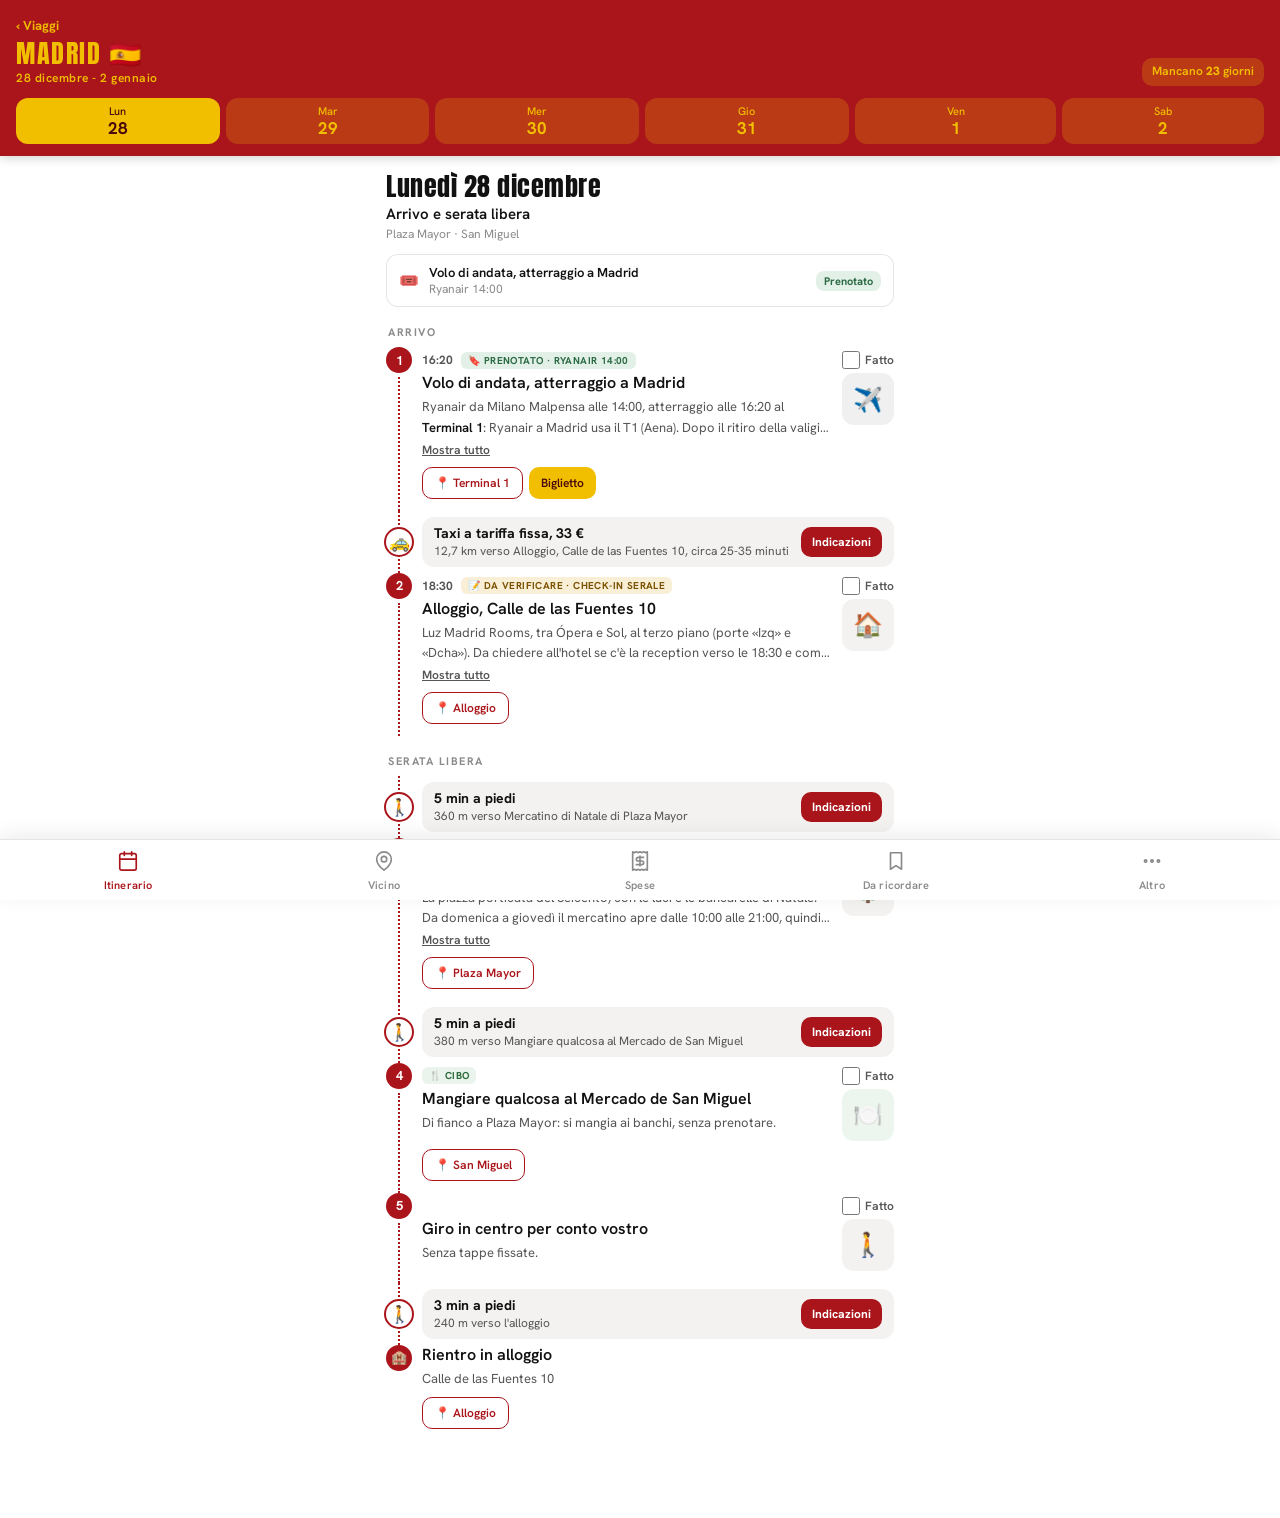
<file: madrid/index.html>
<!DOCTYPE html>
<html lang="it" data-theme="light">
<head>
<meta charset="UTF-8">
<meta name="viewport" content="width=device-width, initial-scale=1, viewport-fit=cover">
<title>Madrid · Capodanno 2026</title>
<meta name="theme-color" content="#AA151B">
<meta name="description" content="Itinerario di Madrid, 28 dicembre - 2 gennaio">
<meta name="apple-mobile-web-app-capable" content="yes">
<meta name="mobile-web-app-capable" content="yes">
<meta name="apple-mobile-web-app-status-bar-style" content="black-translucent">
<meta name="apple-mobile-web-app-title" content="Madrid">
<link rel="manifest" href="manifest.webmanifest">
<link rel="stylesheet" href="tools.css">
<link rel="stylesheet" href="itin.css">
<link rel="icon" type="image/png" sizes="192x192" href="icon-192.png">
<link rel="apple-touch-icon" href="apple-touch-icon.png">
<style>
@import url('https://fonts.googleapis.com/css2?family=Anton&family=Hanken+Grotesk:ital,wght@0,300;0,400;0,500;0,600;0,700;1,300;1,400&display=swap');

:root {
  --sg: #AA151B;
  --dg: #7F0F14;
  --accent: #AA151B;
  --accent-light: #E57A80;
  --on-accent: #FFFFFF;
  --ice: #E6E6E6;
  --white: #FFFFFF;
  --bg: #FFFFFF;
  --surface: #FFFFFF;
  --surface2: #F3F2F0;
  --border: rgba(0,0,0,0.10);
  --text: #111111;
  --text2: #555555;
  --text3: #8A8A8A;
  --radius: 16px;
  --shadow: 0 2px 12px rgba(0,0,0,0.08);
  color-scheme: light;
}
@media (prefers-color-scheme: dark) {
  :root:not([data-theme="light"]) {
    --bg: #0b0b0b;
    --surface: #171717;
    --surface2: #242424;
    --border: rgba(255,255,255,0.12);
    --text: #F2F2F2;
    --text2: #B5B5B5;
    --text3: #8A8A8A;
    color-scheme: dark;
  }
}
:root[data-theme="dark"] {
  --bg: #0b0b0b;
  --surface: #171717;
  --surface2: #242424;
  --border: rgba(255,255,255,0.12);
  --text: #F2F2F2;
  --text2: #B5B5B5;
  --text3: #8A8A8A;
  color-scheme: dark;
}

*, *::before, *::after { box-sizing: border-box; margin: 0; padding: 0; }
html { height: 100%; }
body {
  font-family: 'Hanken Grotesk', sans-serif;
  background: var(--bg);
  color: var(--text);
  display: flex; flex-direction: column;
  min-height: 100vh;
  padding-top: env(safe-area-inset-top, 0px);
  -webkit-font-smoothing: antialiased;
}
body::before {
  content: "";
  position: fixed;
  inset: 0 0 auto;
  height: env(safe-area-inset-top, 0px);
  z-index: 200;
  background: var(--sg);
}

/* ── HEADER ── */
.app-header {
  background: var(--sg);
  padding: 18px 20px 20px;
  position: sticky;
  top: env(safe-area-inset-top, 0px);
  z-index: 100;
}
.app-header-inner {
  display: flex;
  align-items: flex-end;
  justify-content: space-between;
}
.app-title {
  font-family: 'Anton', sans-serif;
  font-size: 28px;
  color: var(--white);
  letter-spacing: 1.5px;
  line-height: 1;
}
.app-dates {
  font-size: 12px;
  font-weight: 500;
  color: rgba(255,255,255,0.92);
  letter-spacing: 0.5px;
  margin-top: 4px;
}
.header-badge {
  background: var(--accent);
  color: var(--on-accent);
  font-size: 11px;
  font-weight: 700;
  padding: 5px 10px;
  border-radius: 20px;
  letter-spacing: 0.3px;
}

/* ── BOTTOM NAV ── */
.bottom-nav {
  position: sticky;
  bottom: 0;
  width: 100%;
  margin-top: auto;
  flex: 0 0 auto;
  background: var(--surface);
  border-top: 1px solid var(--border);
  display: flex;
  padding-bottom: env(safe-area-inset-bottom, 0px);
  z-index: 100;
  box-shadow: 0 -4px 20px rgba(0,0,0,0.08);
}
.nav-btn {
  flex: 1;
  display: flex;
  flex-direction: column;
  align-items: center;
  gap: 3px;
  padding: 10px 4px 8px;
  background: none;
  border: none;
  cursor: pointer;
  font-family: 'Hanken Grotesk', sans-serif;
  color: var(--text3);
  transition: color 0.2s;
  -webkit-tap-highlight-color: transparent;
}
.nav-btn.active { color: var(--accent); }
@media (prefers-color-scheme: dark) {
  :root:not([data-theme="light"]) .nav-btn.active { color: var(--accent-light); }
}
:root[data-theme="dark"] .nav-btn.active { color: var(--accent-light); }
.nav-icon { font-size: 20px; line-height: 1; }
.nav-label { font-size: 10px; font-weight: 600; letter-spacing: 0.2px; }

/* ── CONTENT ── */
.screen { display: none; padding: 0 16px 16px; max-width: 540px; margin: 0 auto; }
.screen.active { display: block; width: 100%; flex: 1 0 auto; }

/* ── DAY HERO ── */
.day-hero {
  background: var(--sg);
  border-radius: var(--radius);
  padding: 20px;
  margin: 16px 0 12px;
  position: relative;
  overflow: hidden;
}
.day-hero::before {
  content: attr(data-emoji);
  position: absolute;
  right: -10px; top: -10px;
  font-size: 80px;
  opacity: 0.12;
  line-height: 1;
}
.day-hero-date {
  font-size: 11px;
  font-weight: 700;
  letter-spacing: 1.5px;
  text-transform: uppercase;
  color: var(--accent);
  margin-bottom: 6px;
}
.day-hero-title {
  font-family: 'Anton', sans-serif;
  font-size: 26px;
  color: var(--white);
  line-height: 1.1;
  letter-spacing: 0.5px;
}
.day-hero-sub {
  font-size: 13px;
  color: rgba(255,255,255,0.7);
  margin-top: 6px;
  font-weight: 400;
  font-style: italic;
}

/* ── SECTION LABEL ── */
.section-label {
  font-size: 11px;
  font-weight: 700;
  letter-spacing: 1.5px;
  text-transform: uppercase;
  color: var(--text3);
  margin: 20px 0 10px 2px;
}

/* ── TAPPA CARD ── */
.tappa {
  background: var(--surface);
  border-radius: var(--radius);
  padding: 16px;
  margin-bottom: 10px;
  box-shadow: var(--shadow);
  border: 1px solid var(--border);
}
.tappa-header {
  display: flex;
  align-items: flex-start;
  gap: 12px;
}
.tappa-icon-wrap {
  display: flex;
  flex-direction: column;
  align-items: center;
  gap: 4px;
  flex-shrink: 0;
}
.tappa-icon {
  width: 40px; height: 40px;
  border-radius: 12px;
  display: flex; align-items: center; justify-content: center;
  font-size: 18px;
  flex-shrink: 0;
}
.ic-default { background: var(--surface2); }
.ic-coffee { background: rgba(170,21,27,0.10); }
.ic-food { background: rgba(100,180,120,0.12); }
.ic-must { background: rgba(0,0,0,0.08); }
.ic-transport { background: rgba(0,0,0,0.06); }
.ic-night { background: rgba(80,60,120,0.10); }

.tappa-time {
  font-size: 10px;
  font-weight: 700;
  color: var(--text3);
  letter-spacing: 0.3px;
  white-space: nowrap;
}

.tappa-content { flex: 1; min-width: 0; }
.tappa-tag {
  display: inline-flex;
  align-items: center;
  gap: 3px;
  padding: 2px 7px;
  border-radius: 6px;
  font-size: 10px;
  font-weight: 700;
  letter-spacing: 0.4px;
  text-transform: uppercase;
  margin-bottom: 4px;
}
.tag-coffee { background: rgba(170,21,27,0.10); color: #7F0F14; }
@media (prefers-color-scheme: dark) {
  :root:not([data-theme="light"]) .tag-coffee { background: rgba(229,122,128,0.16); color: var(--accent-light); }
}
:root[data-theme="dark"] .tag-coffee { background: rgba(229,122,128,0.16); color: var(--accent-light); }
.tag-book { background: rgba(60,150,90,0.14); color: #2a6b43; }
@media (prefers-color-scheme: dark) {
  :root:not([data-theme="light"]) .tag-book { background: rgba(60,150,90,0.18); color: #7fd3a0; }
}
:root[data-theme="dark"] .tag-book { background: rgba(60,150,90,0.18); color: #7fd3a0; }
.tag-free { background: rgba(0,0,0,0.07); color: var(--text2); }
.tag-food { background: rgba(80,160,100,0.12); color: #2a6a3a; }
@media (prefers-color-scheme: dark) {
  :root:not([data-theme="light"]) .tag-food { background: rgba(80,160,100,0.15); color: #80c890; }
}
:root[data-theme="dark"] .tag-food { background: rgba(80,160,100,0.15); color: #80c890; }

.tappa-name {
  font-size: 16px;
  font-weight: 700;
  color: var(--text);
  line-height: 1.2;
  margin-bottom: 4px;
}
.tappa-desc {
  font-size: 13px;
  color: var(--text2);
  line-height: 1.55;
}
.tappa-desc strong { color: var(--text); font-weight: 600; }
.tappa-desc em { font-style: italic; color: var(--text3); }

/* ── QUARTIERE CARD ── */
.quartiere {
  background: var(--surface);
  border-radius: var(--radius);
  overflow: hidden;
  margin-bottom: 10px;
  box-shadow: var(--shadow);
  border: 1px solid var(--border);
}
.quartiere-header {
  background: var(--sg);
  padding: 14px 16px;
  display: flex;
  align-items: center;
  gap: 10px;
}
.quartiere-emoji { font-size: 22px; }
.quartiere-title {
  font-family: 'Anton', sans-serif;
  font-size: 18px;
  color: var(--white);
  letter-spacing: 0.5px;
}
.quartiere-sub {
  font-size: 12px;
  color: rgba(255,255,255,0.92);
  font-weight: 500;
  margin-top: 1px;
}
.quartiere-body { padding: 14px 16px; }
.quartiere-desc {
  font-size: 13px;
  color: var(--text2);
  line-height: 1.6;
  margin-bottom: 12px;
}
.highlights {
  display: flex;
  flex-direction: column;
  gap: 8px;
}
.highlight-item {
  display: flex;
  gap: 10px;
  align-items: flex-start;
}
.highlight-dot {
  width: 6px; height: 6px;
  border-radius: 50%;
  background: var(--accent);
  flex-shrink: 0;
  margin-top: 5px;
}
.highlight-text {
  font-size: 13px;
  color: var(--text2);
  line-height: 1.45;
}
.highlight-text strong { color: var(--text); font-weight: 600; }

/* ── MAPS BUTTON ── */
.maps-row {
  display: flex;
  gap: 6px;
  margin-top: 12px;
  flex-wrap: wrap;
}
.btn-m {
  display: inline-flex;
  align-items: center;
  gap: 5px;
  padding: 7px 12px;
  border-radius: 10px;
  font-size: 12px;
  font-weight: 600;
  font-family: 'Hanken Grotesk', sans-serif;
  text-decoration: none;
  transition: opacity 0.2s;
  -webkit-tap-highlight-color: transparent;
}
.btn-m:active { opacity: 0.7; }
.btn-dark { background: #fff; color: var(--accent); border: 1.5px solid var(--accent); }
.btn-yellow { background: #F1BF00; color: #4a0a0d; }
.btn-outline { background: var(--surface2); color: var(--text); border: 1px solid var(--border); }

/* ── COFFEE SHOP LIST ── */
.coffee-section { margin-bottom: 10px; }
.coffee-zone-label {
  font-size: 10px;
  font-weight: 700;
  letter-spacing: 1.5px;
  text-transform: uppercase;
  color: var(--text3);
  margin: 16px 0 8px 2px;
}
.coffee-card {
  background: var(--surface);
  border-radius: var(--radius);
  border: 1px solid var(--border);
  box-shadow: var(--shadow);
  overflow: hidden;
}
.coffee-item {
  display: flex;
  align-items: center;
  gap: 12px;
  padding: 13px 16px;
  border-bottom: 1px solid var(--border);
}
.coffee-item:last-child { border-bottom: none; }
.coffee-dot-wrap {
  width: 36px; height: 36px;
  border-radius: 10px;
  background: rgba(245,195,116,0.15);
  display: flex; align-items: center; justify-content: center;
  font-size: 16px;
  flex-shrink: 0;
}
.coffee-info { flex: 1; min-width: 0; }
.coffee-name { font-size: 14px; font-weight: 700; color: var(--text); }
.coffee-desc { font-size: 12px; color: var(--text3); margin-top: 1px; }
.coffee-star { color: var(--accent); font-size: 12px; }

/* ── INFO BOX ── */
.info-box {
  background: var(--surface);
  border-radius: var(--radius);
  border: 1px solid var(--border);
  box-shadow: var(--shadow);
  overflow: hidden;
  margin-bottom: 10px;
}
.info-box-header {
  padding: 14px 16px 12px;
  border-bottom: 1px solid var(--border);
  display: flex;
  align-items: center;
  gap: 8px;
}
.info-box-title { font-size: 15px; font-weight: 700; color: var(--text); }
.info-box-body { padding: 0; }
.info-row {
  display: flex;
  align-items: flex-start;
  gap: 12px;
  padding: 12px 16px;
  border-bottom: 1px solid var(--border);
}
.info-row:last-child { border-bottom: none; }
.info-row-icon { font-size: 16px; flex-shrink: 0; margin-top: 1px; }
.info-row-content { flex: 1; }
.info-row-label { font-size: 13px; font-weight: 700; color: var(--text); }
.info-row-desc { font-size: 12px; color: var(--text2); margin-top: 2px; line-height: 1.5; }
.info-row-desc a { color: var(--sg); font-weight: 600; text-decoration: underline; }
@media (prefers-color-scheme: dark) {
  :root:not([data-theme="light"]) .info-row-desc a { color: var(--accent-light); }
}
:root[data-theme="dark"] .info-row-desc a { color: var(--accent-light); }

/* ── PRENOTAZIONI ── */
.pren-box {
  background: rgba(60,150,90,0.07);
  border: 1.5px solid rgba(60,150,90,0.25);
  border-radius: var(--radius);
  padding: 16px;
  margin-bottom: 10px;
}
.pren-title {
  font-size: 13px;
  font-weight: 700;
  color: #2a6b43;
  margin-bottom: 12px;
  display: flex;
  align-items: center;
  gap: 6px;
}
@media (prefers-color-scheme: dark) {
  :root:not([data-theme="light"]) .pren-title { color: #7fd3a0; }
  :root:not([data-theme="light"]) .pren-box { background: rgba(60,150,90,0.10); border-color: rgba(60,150,90,0.30); }
}
:root[data-theme="dark"] .pren-title { color: #7fd3a0; }
:root[data-theme="dark"] .pren-box { background: rgba(60,150,90,0.10); border-color: rgba(60,150,90,0.30); }
.pren-item {
  display: flex;
  align-items: flex-start;
  gap: 8px;
  margin-bottom: 10px;
  font-size: 13px;
}
.pren-item:last-child { margin-bottom: 0; }
.pren-item-dot { color: #3c965a; margin-top: 1px; font-size: 10px; }
.pren-item a { font-weight: 700; color: #2a6b43; text-decoration: underline; }
@media (prefers-color-scheme: dark) {
  :root:not([data-theme="light"]) .pren-item a { color: #f08080; }
}
:root[data-theme="dark"] .pren-item a { color: #f08080; }

.tag-todo { background: rgba(214,150,0,0.16); color: #7a5200; }
@media (prefers-color-scheme: dark) {
  :root:not([data-theme="light"]) .tag-todo { background: rgba(240,180,60,0.18); color: #f0c060; }
}
:root[data-theme="dark"] .tag-todo { background: rgba(240,180,60,0.18); color: #f0c060; }
.pren-box.todo { background: rgba(214,150,0,0.07); border-color: rgba(214,150,0,0.30); }
.pren-box.todo .pren-title { color: #7a5200; }
.pren-box.todo .pren-item-dot { color: #c98a00; }
.pren-box.todo .pren-item a { color: #7a5200; }
@media (prefers-color-scheme: dark) {
  :root:not([data-theme="light"]) .pren-box.todo { background: rgba(240,180,60,0.08); border-color: rgba(240,180,60,0.30); }
  :root:not([data-theme="light"]) .pren-box.todo .pren-title, :root:not([data-theme="light"]) .pren-box.todo .pren-item a { color: #f0c060; }
}
:root[data-theme="dark"] .pren-box.todo { background: rgba(240,180,60,0.08); border-color: rgba(240,180,60,0.30); }
:root[data-theme="dark"] .pren-box.todo .pren-title, :root[data-theme="dark"] .pren-box.todo .pren-item a { color: #f0c060; }

/* ── DIVIDER ── */
.divider { height: 1px; background: var(--border); margin: 4px 0 16px; }

.hidden { display: none !important; }
</style>
</head>
<body>

<header class="app-header">
  <div class="app-header-inner">
    <div>
      <div class="app-title">MADRID 🇪🇸</div>
      <div class="app-dates">28 dicembre – 2 gennaio</div>
    </div>
    <div class="header-badge">6 giorni</div>
  </div>
</header>

<!-- ══════════════ LUNEDÌ ══════════════ -->
<div class="screen active" id="s0">
  <div class="day-hero" data-emoji="✈️">
    <div class="day-hero-date">Lunedì 28 dicembre</div>
    <div class="day-hero-title">Arrivo e serata libera</div>
    <div class="day-hero-sub">Plaza Mayor · San Miguel</div>
  </div>

  <div class="section-label">Arrivo</div>
  <div class="tappa">
    <div class="tappa-header">
      <div class="tappa-icon-wrap">
        <div class="tappa-icon ic-transport">✈️</div>
        <span class="tappa-time">16:20</span>
      </div>
      <div class="tappa-content">
        <span class="tappa-tag tag-book">🔖 Prenotato · Ryanair 14:00</span>
        <div class="tappa-name">Volo di andata, atterraggio a Madrid</div>
        <div class="tappa-desc">Ryanair da Milano Malpensa alle 14:00, atterraggio alle 16:20 al <strong>Terminal 1</strong>: Ryanair a Madrid usa il T1 (Aena). Dopo il ritiro della valigia da 20 kg, <strong>taxi alla fermata ufficiale</strong> (bianchi con la striscia rossa) a <strong>tariffa fissa di 33 €</strong> fino al centro, bagaglio compreso: chiedi «tarifa fija, 33 euros» prima di salire.</div>
        <div class="maps-row">
          <a class="btn-m btn-dark" href="https://maps.google.com/?q=Aeropuerto+Madrid-Barajas+T1+Madrid" target="_blank">📍 Terminal 1</a>
        </div>
      </div>
    </div>
  </div>
  <div class="tappa">
    <div class="tappa-header">
      <div class="tappa-icon-wrap">
        <div class="tappa-icon ic-default">🏠</div>
        <span class="tappa-time">18:30</span>
      </div>
      <div class="tappa-content">
        <span class="tappa-tag tag-todo">📝 Da verificare · check-in serale</span>
        <div class="tappa-name">Alloggio, Calle de las Fuentes 10</div>
        <div class="tappa-desc">Luz Madrid Rooms, tra Ópera e Sol, al terzo piano (porte «Izq» e «Dcha»). Da chiedere all'hotel se c'è la reception verso le 18:30 e come funziona il check-in serale.</div>
        <div class="maps-row">
          <a class="btn-m btn-dark" href="https://maps.google.com/?q=Calle+de+las+Fuentes+10+Madrid" target="_blank">📍 Alloggio</a>
        </div>
      </div>
    </div>
  </div>
  <div class="section-label">Serata libera</div>
  <div class="tappa">
    <div class="tappa-header">
      <div class="tappa-icon-wrap">
        <div class="tappa-icon ic-default">🎄</div>
      </div>
      <div class="tappa-content">
        <div class="tappa-name">Mercatino di Natale di Plaza Mayor</div>
        <div class="tappa-desc">La piazza porticata del Seicento, con le luci e le bancarelle di Natale. Da domenica a giovedì il mercatino apre dalle 10:00 alle 21:00, quindi lunedì chiude alle 21:00: meglio andarci appena lasciate le valigie.</div>
        <div class="maps-row">
          <a class="btn-m btn-dark" href="https://maps.google.com/?q=Plaza+Mayor+Madrid" target="_blank">📍 Plaza Mayor</a>
        </div>
      </div>
    </div>
  </div>
  <div class="tappa">
    <div class="tappa-header">
      <div class="tappa-icon-wrap">
        <div class="tappa-icon ic-food">🍽️</div>
      </div>
      <div class="tappa-content">
        <span class="tappa-tag tag-food">🍴 Cibo</span>
        <div class="tappa-name">Mangiare qualcosa al Mercado de San Miguel</div>
        <div class="tappa-desc">Di fianco a Plaza Mayor: si mangia ai banchi, senza prenotare.</div>
        <div class="maps-row">
          <a class="btn-m btn-dark" href="https://maps.google.com/?q=Mercado+de+San+Miguel+Madrid" target="_blank">📍 San Miguel</a>
        </div>
      </div>
    </div>
  </div>
  <div class="tappa">
    <div class="tappa-header">
      <div class="tappa-icon-wrap">
        <div class="tappa-icon ic-default">🚶</div>
      </div>
      <div class="tappa-content">
        <div class="tappa-name">Giro in centro per conto vostro</div>
        <div class="tappa-desc">Senza tappe fissate.</div>
      </div>
    </div>
  </div>
</div>

<!-- ══════════════ MARTEDÌ ══════════════ -->
<div class="screen hidden" id="s1">
  <div class="day-hero" data-emoji="🏛️">
    <div class="day-hero-date">Martedì 29 dicembre</div>
    <div class="day-hero-title">Madrid storica, Debod e flamenco</div>
    <div class="day-hero-sub">Tour · La Latina · San Ginés · Debod · Sala Temple</div>
  </div>

  <div class="section-label">Mattina</div>
  <div class="tappa">
    <div class="tappa-header">
      <div class="tappa-icon-wrap">
        <div class="tappa-icon ic-must">🧭</div>
        <span class="tappa-time">10:00</span>
      </div>
      <div class="tappa-content">
        <span class="tappa-tag tag-book">🔖 Prenotato · da confermare</span>
        <div class="tappa-name">Free tour in italiano con Xtreme Tours Madrid</div>
        <div class="tappa-desc">Ritrovo in <strong>Plaza Puerta del Sol, sotto la statua equestre di Carlo III</strong>. La guida si riconosce dall'<strong>ombrello bianco con il logo di Xtreme Tours Madrid</strong>. Il tour è gratuito, con mancia a fine giro, e finisce vicino al Palacio Real. Servono almeno 3 partecipanti: se non si raggiungono, vi contattano loro.<br><br><strong>Se il tour non si fa:</strong> Puerta del Sol (Kilómetro 0, l'Orso e il Corbezzolo, la statua di Carlo III), Plaza Mayor con gli affreschi della Casa de la Panadería, Mercado de San Miguel e Plaza de la Villa, Calle Mayor e Catedral de la Almudena, Palacio Real da fuori e Plaza de Oriente.</div>
        <div class="maps-row">
          <a class="btn-m btn-dark" href="https://maps.google.com/?q=Puerta+del+Sol+Madrid" target="_blank">📍 Ritrovo a Sol</a>
          <a class="btn-m btn-outline" href="https://maps.google.com/?q=Palacio+Real+de+Madrid" target="_blank">📍 Palacio Real</a>
        </div>
      </div>
    </div>
  </div>
  <div class="section-label">Dal Palacio Real a La Latina</div>
  <div class="tappa">
    <div class="tappa-header">
      <div class="tappa-icon-wrap">
        <div class="tappa-icon ic-must">🌉</div>
        <span class="tappa-time">12:30</span>
      </div>
      <div class="tappa-content">
        <div class="tappa-name">Viaducto de Segovia e Jardines de las Vistillas</div>
        <div class="tappa-desc">Dal Palacio Real si scende per <strong>Calle de Bailén</strong>, accanto all'Almudena, e si attraversa il <strong>Viaducto de Segovia</strong>, il ponte monumentale con vista sulla valle. Subito dopo, sulla destra, i <strong>Jardines de las Vistillas</strong> con il panorama sulla Casa de Campo, poi la facciata della <strong>Real Basílica de San Francisco el Grande</strong>.</div>
        <div class="maps-row">
          <a class="btn-m btn-dark" href="https://maps.google.com/?q=Jardines+de+las+Vistillas+Madrid" target="_blank">📍 Vistillas</a>
        </div>
      </div>
    </div>
  </div>
  <div class="tappa">
    <div class="tappa-header">
      <div class="tappa-icon-wrap">
        <div class="tappa-icon ic-default">🌿</div>
      </div>
      <div class="tappa-content">
        <div class="tappa-name">Plaza de la Paja e Jardín del Príncipe de Anglona</div>
        <div class="tappa-desc">Per la Carrera de San Francisco si arriva in <strong>Plaza de la Paja</strong>. Sosta di 5 minuti nel <strong>Jardín del Príncipe de Anglona</strong>, il giardino settecentesco nascosto, con ingresso gratuito.</div>
        <div class="maps-row">
          <a class="btn-m btn-dark" href="https://maps.google.com/?q=Plaza+de+la+Paja+Madrid" target="_blank">📍 Plaza de la Paja</a>
        </div>
      </div>
    </div>
  </div>
  <div class="tappa">
    <div class="tappa-header">
      <div class="tappa-icon-wrap">
        <div class="tappa-icon ic-default">🧱</div>
      </div>
      <div class="tappa-content">
        <div class="tappa-name">Plaza de San Andrés e torre mudéjar</div>
        <div class="tappa-desc">Per i vicoli stretti di <strong>Plaza de San Andrés</strong> e <strong>Calle del Nuncio</strong> fino alla torre in mattoni della <strong>Iglesia de San Pedro el Viejo</strong>, vista da fuori.</div>
        <div class="maps-row">
          <a class="btn-m btn-dark" href="https://maps.google.com/?q=Iglesia+de+San+Pedro+el+Viejo+Madrid" target="_blank">📍 San Pedro el Viejo</a>
        </div>
      </div>
    </div>
  </div>
  <div class="tappa">
    <div class="tappa-header">
      <div class="tappa-icon-wrap">
        <div class="tappa-icon ic-food">🍽️</div>
      </div>
      <div class="tappa-content">
        <span class="tappa-tag tag-food">🍴 Cibo</span>
        <div class="tappa-name">Pranzo tra Cava Baja e Cava Alta</div>
        <div class="tappa-desc">La via delle taverne storiche: <strong>Taberna Los Huevos de Lucio</strong> (Cava Baja 32, huevos rotos), <strong>Taberna Tempranillo</strong> (Cava Baja 38, vino al calice e tostas) o <strong>Casa Lucas</strong> (Cava Baja 30, tapas e cucina madrilena). Gli orari di fine dicembre sono da ricontrollare.</div>
        <div class="maps-row">
          <a class="btn-m btn-dark" href="https://maps.google.com/?q=Calle+de+la+Cava+Baja+32+Madrid" target="_blank">📍 Cava Baja</a>
        </div>
      </div>
    </div>
  </div>
  <div class="section-label">Pomeriggio</div>
  <div class="tappa">
    <div class="tappa-header">
      <div class="tappa-icon-wrap">
        <div class="tappa-icon ic-default">🚶</div>
        <span class="tappa-time">15:00</span>
      </div>
      <div class="tappa-content">
        <div class="tappa-name">Centro storico a piacere</div>
        <div class="tappa-desc">Tempo libero in centro.</div>
      </div>
    </div>
  </div>
  <div class="tappa">
    <div class="tappa-header">
      <div class="tappa-icon-wrap">
        <div class="tappa-icon ic-food">🍫</div>
        <span class="tappa-time">16:00</span>
      </div>
      <div class="tappa-content">
        <div class="tappa-name">Cioccolata con churros alla Chocolatería San Ginés</div>
        <div class="tappa-desc">Pasadizo de San Ginés 5, la chocolatería storica. Su Google risulta aperta 24 ore su 24. Non prende prenotazioni.</div>
        <div class="maps-row">
          <a class="btn-m btn-dark" href="https://maps.google.com/?q=Chocolateria+San+Gines+Madrid" target="_blank">📍 San Ginés</a>
        </div>
      </div>
    </div>
  </div>
  <div class="tappa">
    <div class="tappa-header">
      <div class="tappa-icon-wrap">
        <div class="tappa-icon ic-must">🗽</div>
        <span class="tappa-time">17:00</span>
      </div>
      <div class="tappa-content">
        <div class="tappa-name">Plaza de España</div>
        <div class="tappa-desc">Il monumento a Cervantes con Don Chisciotte e Sancho Panza, l'Edificio España e la Torre de Madrid.</div>
        <div class="maps-row">
          <a class="btn-m btn-dark" href="https://maps.google.com/?q=Plaza+de+Espana+Madrid" target="_blank">📍 Plaza de España</a>
        </div>
      </div>
    </div>
  </div>
  <div class="tappa">
    <div class="tappa-header">
      <div class="tappa-icon-wrap">
        <div class="tappa-icon ic-must">🌇</div>
        <span class="tappa-time">17:55</span>
      </div>
      <div class="tappa-content">
        <div class="tappa-name">Templo de Debod al tramonto</div>
        <div class="tappa-desc">Il tempio egizio donato dall'Egitto alla Spagna, su una terrazza panoramica. Il tramonto del 29 è alle 17:55.</div>
        <div class="maps-row">
          <a class="btn-m btn-dark" href="https://maps.google.com/?q=Templo+de+Debod+Madrid" target="_blank">📍 Templo de Debod</a>
        </div>
      </div>
    </div>
  </div>
  <div class="section-label">Sera</div>
  <div class="tappa">
    <div class="tappa-header">
      <div class="tappa-icon-wrap">
        <div class="tappa-icon ic-night">💃</div>
        <span class="tappa-time">19:00</span>
      </div>
      <div class="tappa-content">
        <span class="tappa-tag tag-book">🔖 Prenotato · 19:00</span>
        <div class="tappa-name">Flamenco alla Sala Temple</div>
        <div class="tappa-desc">Cuesta de San Vicente 40, a 10 minuti a piedi da Debod. Spettacolo di circa un'ora, con una bevanda inclusa.</div>
        <div class="maps-row">
          <a class="btn-m btn-dark" href="https://maps.google.com/?q=Cuesta+de+San+Vicente+40+Madrid" target="_blank">📍 Sala Temple</a>
        </div>
      </div>
    </div>
  </div>
  <div class="tappa">
    <div class="tappa-header">
      <div class="tappa-icon-wrap">
        <div class="tappa-icon ic-food">🍽️</div>
      </div>
      <div class="tappa-content">
        <span class="tappa-tag tag-todo">📝 Da decidere</span>
        <div class="tappa-name">Cena</div>
        <div class="tappa-desc">Locale da decidere.</div>
      </div>
    </div>
  </div>
</div>

<!-- ══════════════ MERCOLEDÌ ══════════════ -->
<div class="screen hidden" id="s2">
  <div class="day-hero" data-emoji="🛍️">
    <div class="day-hero-date">Mercoledì 30 dicembre</div>
    <div class="day-hero-title">Malasaña, Chueca e Gran Vía</div>
    <div class="day-hero-sub">Malasaña · Chueca · San Antón · Gran Vía · 100 Montaditos</div>
  </div>

  <div class="section-label">Malasaña</div>
  <div class="tappa">
    <div class="tappa-header">
      <div class="tappa-icon-wrap">
        <div class="tappa-icon ic-default">☕</div>
        <span class="tappa-time">10:00</span>
      </div>
      <div class="tappa-content">
        <div class="tappa-name">Plaza del Dos de Mayo</div>
        <div class="tappa-desc">Colazione con calma ai tavolini, l'arco di Monteleón e il monumento a Daoíz e Velarde mentre il quartiere si sveglia.</div>
        <div class="maps-row">
          <a class="btn-m btn-dark" href="https://maps.google.com/?q=Plaza+del+Dos+de+Mayo+Madrid" target="_blank">📍 Dos de Mayo</a>
        </div>
      </div>
    </div>
  </div>
  <div class="tappa">
    <div class="tappa-header">
      <div class="tappa-icon-wrap">
        <div class="tappa-icon ic-default">🚶</div>
      </div>
      <div class="tappa-content">
        <div class="tappa-name">Calle del Pez e Plaza de Carlos Cambronero</div>
        <div class="tappa-desc">Passeggiata nei vicoli più storici e fotogenici, quando non c'è folla e non servono negozi aperti.</div>
        <div class="maps-row">
          <a class="btn-m btn-dark" href="https://maps.google.com/?q=Plaza+de+Carlos+Cambronero+Madrid" target="_blank">📍 Carlos Cambronero</a>
        </div>
      </div>
    </div>
  </div>
  <div class="tappa">
    <div class="tappa-header">
      <div class="tappa-icon-wrap">
        <div class="tappa-icon ic-must">⛪</div>
      </div>
      <div class="tappa-content">
        <div class="tappa-name">Iglesia de San Antonio de los Alemanes</div>
        <div class="tappa-desc">Calle de la Puebla 22. Gli affreschi barocchi coprono tutto l'interno, dal pavimento alla cupola. Aperta dalle 10:00 alle 18:00 (scheda Google), ingresso 12 € a testa, che comprende anche la chiesa di San Plácido (Real Hermandad del Refugio).</div>
        <div class="maps-row">
          <a class="btn-m btn-dark" href="https://maps.google.com/?q=Calle+de+la+Puebla+22+Madrid" target="_blank">📍 San Antonio de los Alemanes</a>
        </div>
      </div>
    </div>
  </div>
  <div class="tappa">
    <div class="tappa-header">
      <div class="tappa-icon-wrap">
        <div class="tappa-icon ic-default">📚</div>
      </div>
      <div class="tappa-content">
        <div class="tappa-name">Calle del Espíritu Santo e Calle de la Palma</div>
        <div class="tappa-desc">I primi laboratori artigiani, le librerie e le boutique che alzano le serrande.</div>
        <div class="maps-row">
          <a class="btn-m btn-dark" href="https://maps.google.com/?q=Calle+del+Espiritu+Santo+Madrid" target="_blank">📍 Espíritu Santo</a>
        </div>
      </div>
    </div>
  </div>
  <div class="tappa">
    <div class="tappa-header">
      <div class="tappa-icon-wrap">
        <div class="tappa-icon ic-default">🛍️</div>
      </div>
      <div class="tappa-content">
        <div class="tappa-name">Calle de Velarde, negozi vintage</div>
        <div class="tappa-desc"><strong>Magpie Vintage</strong> (n. 3) e <strong>La Mona Checa</strong> (n. 2), aperti dal lunedì al sabato dalle 11:30 alle 21:00 (siti ufficiali). Foto davanti alla <strong>Vía Láctea</strong> (n. 18), il bar storico della Movida, che apre la sera.</div>
        <div class="maps-row">
          <a class="btn-m btn-dark" href="https://maps.google.com/?q=Calle+de+Velarde+3+Madrid" target="_blank">📍 Calle de Velarde</a>
        </div>
      </div>
    </div>
  </div>
  <div class="section-label">Chueca e pranzo</div>
  <div class="tappa">
    <div class="tappa-header">
      <div class="tappa-icon-wrap">
        <div class="tappa-icon ic-default">🚶</div>
      </div>
      <div class="tappa-content">
        <div class="tappa-name">Calle de Fuencarral verso Chueca</div>
        <div class="tappa-desc">Dalla fermata Tribunal si scende verso sud lungo Fuencarral, con le catene già aperte, e si entra a Chueca.</div>
        <div class="maps-row">
          <a class="btn-m btn-dark" href="https://maps.google.com/?q=Metro+Tribunal+Madrid" target="_blank">📍 Tribunal</a>
        </div>
      </div>
    </div>
  </div>
  <div class="tappa">
    <div class="tappa-header">
      <div class="tappa-icon-wrap">
        <div class="tappa-icon ic-default">🌈</div>
      </div>
      <div class="tappa-content">
        <div class="tappa-name">Plaza de Chueca e Plaza de Pedro Zerolo</div>
        <div class="tappa-desc">Le piazze principali di Chueca, piene di vita e di locali per l'aperitivo.</div>
        <div class="maps-row">
          <a class="btn-m btn-dark" href="https://maps.google.com/?q=Plaza+de+Chueca+Madrid" target="_blank">📍 Plaza de Chueca</a>
        </div>
      </div>
    </div>
  </div>
  <div class="tappa">
    <div class="tappa-header">
      <div class="tappa-icon-wrap">
        <div class="tappa-icon ic-default">👟</div>
      </div>
      <div class="tappa-content">
        <div class="tappa-name">Calle de Hortaleza e Calle de Augusto Figueroa</div>
        <div class="tappa-desc">Boutique di tendenza e negozi di scarpe spagnole: Augusto Figueroa, con 10 negozi di scarpe su OpenStreetMap, è la via che ne ha di più a Chueca.</div>
        <div class="maps-row">
          <a class="btn-m btn-dark" href="https://maps.google.com/?q=Calle+de+Augusto+Figueroa+Madrid" target="_blank">📍 Augusto Figueroa</a>
        </div>
      </div>
    </div>
  </div>
  <div class="tappa">
    <div class="tappa-header">
      <div class="tappa-icon-wrap">
        <div class="tappa-icon ic-food">🍽️</div>
      </div>
      <div class="tappa-content">
        <span class="tappa-tag tag-food">🍴 Cibo</span>
        <div class="tappa-name">Pranzo al Mercado de San Antón</div>
        <div class="tappa-desc">Calle de Augusto Figueroa 24. Il secondo piano, con tapas e cucina, apre tutti i giorni dalle 12:00 a mezzanotte (esMadrid).</div>
        <div class="maps-row">
          <a class="btn-m btn-dark" href="https://maps.google.com/?q=Mercado+de+San+Anton+Madrid" target="_blank">📍 San Antón</a>
        </div>
      </div>
    </div>
  </div>
  <div class="section-label">Cibeles e Gran Vía</div>
  <div class="tappa">
    <div class="tappa-header">
      <div class="tappa-icon-wrap">
        <div class="tappa-icon ic-must">⛲</div>
        <span class="tappa-time">15:00</span>
      </div>
      <div class="tappa-content">
        <div class="tappa-name">Fuente de Cibeles</div>
        <div class="tappa-desc">La fontana di Plaza de Cibeles.</div>
        <div class="maps-row">
          <a class="btn-m btn-dark" href="https://maps.google.com/?q=Fuente+de+Cibeles+Madrid" target="_blank">📍 Cibeles</a>
        </div>
      </div>
    </div>
  </div>
  <div class="tappa">
    <div class="tappa-header">
      <div class="tappa-icon-wrap">
        <div class="tappa-icon ic-must">🏛️</div>
      </div>
      <div class="tappa-content">
        <div class="tappa-name">Edificio Metrópolis ed Edificio Grassy</div>
        <div class="tappa-desc">L'ingresso della Gran Vía dall'incrocio con Calle de Alcalá: la cupola nera e dorata del Metrópolis e, di fronte, l'Edificio Grassy.</div>
        <div class="maps-row">
          <a class="btn-m btn-dark" href="https://maps.google.com/?q=Edificio+Metropolis+Madrid" target="_blank">📍 Metrópolis</a>
        </div>
      </div>
    </div>
  </div>
  <div class="tappa">
    <div class="tappa-header">
      <div class="tappa-icon-wrap">
        <div class="tappa-icon ic-default">🏙️</div>
      </div>
      <div class="tappa-content">
        <div class="tappa-name">Primo tratto della Gran Vía</div>
        <div class="tappa-desc">Le facciate neobarocche e art déco, con le statue sui tetti.</div>
      </div>
    </div>
  </div>
  <div class="tappa">
    <div class="tappa-header">
      <div class="tappa-icon-wrap">
        <div class="tappa-icon ic-default">🏢</div>
      </div>
      <div class="tappa-content">
        <div class="tappa-name">Red de San Luis, Telefónica e Primark</div>
        <div class="tappa-desc">Il tempietto storico della metro, il grattacielo Telefónica (Gran Vía 28) e il Primark di Gran Vía 32, con l'atrio restaurato. Il Primark il mercoledì apre dalle 9:30 alle 22:00 (sito ufficiale).</div>
        <div class="maps-row">
          <a class="btn-m btn-dark" href="https://maps.google.com/?q=Gran+Via+32+Madrid" target="_blank">📍 Gran Vía 32</a>
        </div>
      </div>
    </div>
  </div>
  <div class="tappa">
    <div class="tappa-header">
      <div class="tappa-icon-wrap">
        <div class="tappa-icon ic-default">💡</div>
      </div>
      <div class="tappa-content">
        <div class="tappa-name">Plaza de Callao ed Edificio Carrión</div>
        <div class="tappa-desc">L'Edificio Carrión con l'insegna luminosa Schweppes e il Palacio de la Prensa, da fuori.</div>
        <div class="maps-row">
          <a class="btn-m btn-dark" href="https://maps.google.com/?q=Plaza+del+Callao+Madrid" target="_blank">📍 Callao</a>
        </div>
      </div>
    </div>
  </div>
  <div class="tappa">
    <div class="tappa-header">
      <div class="tappa-icon-wrap">
        <div class="tappa-icon ic-default">🎭</div>
      </div>
      <div class="tappa-content">
        <div class="tappa-name">Tratto dei teatri</div>
        <div class="tappa-desc">Il Teatro Lope de Vega (Gran Vía 57) e il Teatro Coliseum (Gran Vía 78), con le facciate dei musical.</div>
        <div class="maps-row">
          <a class="btn-m btn-dark" href="https://maps.google.com/?q=Teatro+Coliseum+Madrid" target="_blank">📍 Teatro Coliseum</a>
        </div>
      </div>
    </div>
  </div>
  <div class="tappa">
    <div class="tappa-header">
      <div class="tappa-icon-wrap">
        <div class="tappa-icon ic-default">🗽</div>
      </div>
      <div class="tappa-content">
        <div class="tappa-name">Plaza de España</div>
        <div class="tappa-desc">La fine della Gran Vía, con il monumento a Cervantes.</div>
        <div class="maps-row">
          <a class="btn-m btn-dark" href="https://maps.google.com/?q=Plaza+de+Espana+Madrid" target="_blank">📍 Plaza de España</a>
        </div>
      </div>
    </div>
  </div>
  <div class="section-label">Sera</div>
  <div class="tappa">
    <div class="tappa-header">
      <div class="tappa-icon-wrap">
        <div class="tappa-icon ic-food">🍺</div>
        <span class="tappa-time">19:00</span>
      </div>
      <div class="tappa-content">
        <span class="tappa-tag tag-food">🍴 Aperitivo</span>
        <div class="tappa-name">Aperitivo al 100 Montaditos</div>
        <div class="tappa-desc">Calle de la Princesa 7, a 4 minuti a piedi da Plaza de España. Il mercoledì c'è l'Euromanía: montaditos a 1 €, «Para Picar» a 2 €, bevande escluse (sito ufficiale 100 Montaditos). Il mercoledì il locale apre dalle 9:30 alle 23:30 (scheda Google).</div>
        <div class="maps-row">
          <a class="btn-m btn-dark" href="https://maps.google.com/?q=Calle+de+la+Princesa+7+Madrid" target="_blank">📍 100 Montaditos</a>
        </div>
      </div>
    </div>
  </div>
  <div class="tappa">
    <div class="tappa-header">
      <div class="tappa-icon-wrap">
        <div class="tappa-icon ic-food">🍽️</div>
      </div>
      <div class="tappa-content">
        <span class="tappa-tag tag-todo">📝 Da decidere</span>
        <div class="tappa-name">Cena</div>
        <div class="tappa-desc">Locale da decidere.</div>
      </div>
    </div>
  </div>
</div>

<!-- ══════════════ GIOVEDÌ ══════════════ -->
<div class="screen hidden" id="s3">
  <div class="day-hero" data-emoji="🎆">
    <div class="day-hero-date">Giovedì 31 dicembre</div>
    <div class="day-hero-title">Lavapiés e Capodanno a Sol</div>
    <div class="day-hero-sub">Lavapiés · San Fernando · Plaza Mayor · Puerta del Sol</div>
  </div>

  <div class="section-label">Mattina a Lavapiés</div>
  <div class="tappa">
    <div class="tappa-header">
      <div class="tappa-icon-wrap">
        <div class="tappa-icon ic-default">🚶</div>
        <span class="tappa-time">10:00</span>
      </div>
      <div class="tappa-content">
        <div class="tappa-name">Partenza da Puerta del Sol</div>
        <div class="tappa-desc">Si scende a piedi verso sud per Calle de Carretas o Calle de Atocha: 10 minuti fino a Tirso de Molina.</div>
        <div class="maps-row">
          <a class="btn-m btn-dark" href="https://maps.google.com/?q=Puerta+del+Sol+Madrid" target="_blank">📍 Puerta del Sol</a>
        </div>
      </div>
    </div>
  </div>
  <div class="tappa">
    <div class="tappa-header">
      <div class="tappa-icon-wrap">
        <div class="tappa-icon ic-default">☕</div>
      </div>
      <div class="tappa-content">
        <div class="tappa-name">Plaza de Tirso de Molina</div>
        <div class="tappa-desc">Colazione ai tavolini della piazza o in uno dei caffè storici intorno, tra i chioschi dei fiori e l'atmosfera popolare.</div>
        <div class="maps-row">
          <a class="btn-m btn-dark" href="https://maps.google.com/?q=Plaza+de+Tirso+de+Molina+Madrid" target="_blank">📍 Tirso de Molina</a>
        </div>
      </div>
    </div>
  </div>
  <div class="tappa">
    <div class="tappa-header">
      <div class="tappa-icon-wrap">
        <div class="tappa-icon ic-must">🏘️</div>
      </div>
      <div class="tappa-content">
        <div class="tappa-name">Corrala de Tribulete</div>
        <div class="tappa-desc">Tra Calle del Sombrerete 13 e Calle de Tribulete 12, con la facciata su Calle de Mesón de Paredes: la corrala più famosa di Madrid, del 1872, Monumento Nazionale dal 1977 (esMadrid). Si scende per Calle de Mesón de Paredes e i ballatoi in legno sovrapposti si vedono dalla piazzetta aperta.</div>
        <div class="maps-row">
          <a class="btn-m btn-dark" href="https://maps.google.com/?q=Plaza+de+la+Corrala+Madrid" target="_blank">📍 La Corrala</a>
        </div>
      </div>
    </div>
  </div>
  <div class="tappa">
    <div class="tappa-header">
      <div class="tappa-icon-wrap">
        <div class="tappa-icon ic-default">🌳</div>
      </div>
      <div class="tappa-content">
        <div class="tappa-name">Plaza de Lavapiés e Calle de Argumosa</div>
        <div class="tappa-desc">Il cuore del quartiere, poi il viale alberato di Argumosa, con terrazze, bar alternativi, librerie e vita multiculturale.</div>
        <div class="maps-row">
          <a class="btn-m btn-dark" href="https://maps.google.com/?q=Plaza+de+Lavapies+Madrid" target="_blank">📍 Plaza de Lavapiés</a>
        </div>
      </div>
    </div>
  </div>
  <div class="tappa">
    <div class="tappa-header">
      <div class="tappa-icon-wrap">
        <div class="tappa-icon ic-default">🎨</div>
      </div>
      <div class="tappa-content">
        <div class="tappa-name">Murales di Calle de Embajadores</div>
        <div class="tappa-desc">Si risale per Calle de Embajadores, con una breve deviazione nei vicoli laterali come Calle del Oso e Calle de la Esgrima, guardando in alto sulle facciate cieche dei palazzi, dove ci sono i grandi murales degli artisti urbani.</div>
        <div class="maps-row">
          <a class="btn-m btn-dark" href="https://maps.google.com/?q=Calle+del+Oso+Madrid" target="_blank">📍 Calle del Oso</a>
        </div>
      </div>
    </div>
  </div>
  <div class="section-label">Pranzo</div>
  <div class="tappa">
    <div class="tappa-header">
      <div class="tappa-icon-wrap">
        <div class="tappa-icon ic-food">🍽️</div>
        <span class="tappa-time">13:15</span>
      </div>
      <div class="tappa-content">
        <span class="tappa-tag tag-food">🍴 Cibo</span>
        <div class="tappa-name">Pranzo al Mercado de San Fernando</div>
        <div class="tappa-desc">Calle de Embajadores 41, il mercato rionale del quartiere: tapas tradizionali, cucina asturiana, arepas venezuelane, formaggi, birre artigianali e vermouth alla spina. Da martedì a giovedì apre dalle 9:00 alle 22:00 (esMadrid); l'orario del 31 è da verificare.</div>
        <div class="maps-row">
          <a class="btn-m btn-dark" href="https://maps.google.com/?q=Mercado+de+San+Fernando+Madrid" target="_blank">📍 San Fernando</a>
        </div>
      </div>
    </div>
  </div>
  <div class="section-label">Pomeriggio in centro</div>
  <div class="tappa">
    <div class="tappa-header">
      <div class="tappa-icon-wrap">
        <div class="tappa-icon ic-default">🎄</div>
        <span class="tappa-time">14:30</span>
      </div>
      <div class="tappa-content">
        <div class="tappa-name">Mercatino di Natale di Plaza Mayor</div>
        <div class="tappa-desc">Da San Fernando sono 15 minuti a piedi. Ultimo giro tra presepi, addobbi e articoli scherzosi della vigilia: a Madrid il 31 si comprano parrucche e cappelli buffi prima di mezzanotte. Il 31 è vigilia di festivo, quindi il mercatino resta aperto fino alle 22:00.</div>
        <div class="maps-row">
          <a class="btn-m btn-dark" href="https://maps.google.com/?q=Plaza+Mayor+Madrid" target="_blank">📍 Plaza Mayor</a>
        </div>
      </div>
    </div>
  </div>
  <div class="tappa">
    <div class="tappa-header">
      <div class="tappa-icon-wrap">
        <div class="tappa-icon ic-default">🛍️</div>
      </div>
      <div class="tappa-content">
        <span class="tappa-tag tag-todo">📝 Da verificare · chiusura negozi</span>
        <div class="tappa-name">Sol e Calle del Arenal</div>
        <div class="tappa-desc">Un giro nelle vie del centro prima che i negozi chiudano: il 31 quasi tutti chiuderebbero tra le 18:00 e le 19:00.</div>
        <div class="maps-row">
          <a class="btn-m btn-dark" href="https://maps.google.com/?q=Calle+del+Arenal+Madrid" target="_blank">📍 Calle del Arenal</a>
        </div>
      </div>
    </div>
  </div>
  <div class="tappa">
    <div class="tappa-header">
      <div class="tappa-icon-wrap">
        <div class="tappa-icon ic-default">🛒</div>
      </div>
      <div class="tappa-content">
        <span class="tappa-tag tag-todo">📝 Da verificare · supermercati aperti il 31</span>
        <div class="tappa-name">Spesa per la mezzanotte</div>
        <div class="tappa-desc">In un supermercato vicino a Sol (Carrefour Express o Día): le <strong>12 uve</strong> in bicchierini già pronti, <strong>bottigliette di plastica</strong> da mezzo litro e bicchieri di plastica o cartone per lo spumante, perché il vetro in piazza è vietato.</div>
      </div>
    </div>
  </div>
  <div class="section-label">Sera e mezzanotte</div>
  <div class="tappa">
    <div class="tappa-header">
      <div class="tappa-icon-wrap">
        <div class="tappa-icon ic-default">🏨</div>
        <span class="tappa-time">16:30</span>
      </div>
      <div class="tappa-content">
        <div class="tappa-name">Rientro in hotel e relax</div>
        <div class="tappa-desc">Riposo e ci si cambia per la serata. Dall'hotel Plaza Mayor è a 4 minuti e Sol a 7, quindi niente mezzi.</div>
        <div class="maps-row">
          <a class="btn-m btn-dark" href="https://maps.google.com/?q=Calle+de+las+Fuentes+10+Madrid" target="_blank">📍 Alloggio</a>
        </div>
      </div>
    </div>
  </div>
  <div class="tappa">
    <div class="tappa-header">
      <div class="tappa-icon-wrap">
        <div class="tappa-icon ic-food">🍽️</div>
        <span class="tappa-time">19:30</span>
      </div>
      <div class="tappa-content">
        <span class="tappa-tag tag-todo">📝 Da decidere</span>
        <div class="tappa-name">Cena veloce prima di mezzanotte</div>
        <div class="tappa-desc">Tra Ópera, Calle Mayor e Callao, appena fuori dal perimetro di Sol: tapas al bancone, bocadillos o catene. La sera del 31 i ristoranti tradizionali lavorano soprattutto con cenoni fissi su prenotazione.</div>
      </div>
    </div>
  </div>
  <div class="tappa">
    <div class="tappa-header">
      <div class="tappa-icon-wrap">
        <div class="tappa-icon ic-night">🎆</div>
        <span class="tappa-time">21:30</span>
      </div>
      <div class="tappa-content">
        <span class="tappa-tag tag-todo">📝 Da verificare · accessi 2026</span>
        <div class="tappa-name">Puerta del Sol, ingresso ai varchi</div>
        <div class="tappa-desc">Nel 2025 la polizia ha svuotato la piazza alle 21:00 e riaperto gli accessi a numero chiuso alle 22:00, con un limite di 15.000 persone. Presentatevi verso le 21:30-22:00 con i bicchierini d'uva e la bottiglietta di plastica: niente vetro né oggetti ingombranti.</div>
        <div class="maps-row">
          <a class="btn-m btn-dark" href="https://maps.google.com/?q=Puerta+del+Sol+Madrid" target="_blank">📍 Puerta del Sol</a>
        </div>
      </div>
    </div>
  </div>
  <div class="tappa">
    <div class="tappa-header">
      <div class="tappa-icon-wrap">
        <div class="tappa-icon ic-night">🍇</div>
        <span class="tappa-time">00:00</span>
      </div>
      <div class="tappa-content">
        <div class="tappa-name">Las Campanadas</div>
        <div class="tappa-desc">Un acino a ogni rintocco dell'orologio della Real Casa de Correos. I quattro rintocchi dei quarti, prima, non contano. Poi i fuochi d'artificio.</div>
      </div>
    </div>
  </div>
  <div class="tappa">
    <div class="tappa-header">
      <div class="tappa-icon-wrap">
        <div class="tappa-icon ic-night">💃</div>
        <span class="tappa-time">00:30</span>
      </div>
      <div class="tappa-content">
        <span class="tappa-tag tag-todo">📝 Da decidere</span>
        <div class="tappa-name">A ballare</div>
        <div class="tappa-desc">Per Capodanno a Madrid serve quasi ovunque il biglietto in prevendita. Proposte rooftop: <strong>ME The Roof</strong>, Plaza de Santa Ana 14, festa dalle 00:15, oppure <strong>Pulso</strong>, in Gran Vía.</div>
        <div class="maps-row">
          <a class="btn-m btn-dark" href="https://maps.google.com/?q=Plaza+de+Santa+Ana+Madrid" target="_blank">📍 Plaza de Santa Ana</a>
        </div>
      </div>
    </div>
  </div>
</div>

<!-- ══════════════ VENERDÌ ══════════════ -->
<div class="screen hidden" id="s4">
  <div class="day-hero" data-emoji="☕">
    <div class="day-hero-date">Venerdì 1 gennaio</div>
    <div class="day-hero-title">Giorno rilassato</div>
    <div class="day-hero-sub">Chocolatería 1902 · Puerta de Alcalá · Retiro</div>
  </div>

  <div class="section-label">Giorno rilassato</div>
  <div class="tappa">
    <div class="tappa-header">
      <div class="tappa-icon-wrap">
        <div class="tappa-icon ic-food">🍫</div>
      </div>
      <div class="tappa-content">
        <div class="tappa-name">Churros alla Churrería Chocolatería 1902</div>
        <div class="tappa-desc">Calle de San Martín 2, a 4 minuti a piedi dall'alloggio. Il venerdì Google indica 7:00-mezzanotte; per il 1° gennaio un orario speciale non c'è, si può chiedere al locale (+34 915 22 57 37).</div>
        <div class="maps-row">
          <a class="btn-m btn-dark" href="https://maps.google.com/?q=Calle+de+San+Martin+2+Madrid" target="_blank">📍 Chocolatería 1902</a>
        </div>
      </div>
    </div>
  </div>
  <div class="tappa">
    <div class="tappa-header">
      <div class="tappa-icon-wrap">
        <div class="tappa-icon ic-transport">🚇</div>
      </div>
      <div class="tappa-content">
        <div class="tappa-name">Verso il Retiro: metro o bus, si decide lì</div>
        <div class="tappa-desc"><strong>Metro</strong>: linea 2 da Ópera (4 minuti a piedi) o da Sol (6 minuti) fino alla fermata <strong>Retiro</strong>, che esce in Calle de Alcalá, a 4 minuti dalla Puerta de Alcalá.<br><strong>Bus EMT 1, 2 o 74</strong> dalla fermata <strong>Santo Domingo</strong> fino a <strong>Puerta de Alcalá-Retiro</strong>, lungo la Gran Vía e Calle de Alcalá (il 146 parte da Jacometrezo). Il 1° gennaio la EMT fa il servizio festivo: orari da controllare sull'app EMT.</div>
      </div>
    </div>
  </div>
  <div class="tappa">
    <div class="tappa-header">
      <div class="tappa-icon-wrap">
        <div class="tappa-icon ic-must">🏛️</div>
      </div>
      <div class="tappa-content">
        <div class="tappa-name">Puerta de Alcalá</div>
        <div class="tappa-desc">La porta monumentale all'ingresso del Retiro.</div>
        <div class="maps-row">
          <a class="btn-m btn-dark" href="https://maps.google.com/?q=Puerta+de+Alcala+Madrid" target="_blank">📍 Puerta de Alcalá</a>
        </div>
      </div>
    </div>
  </div>
  <div class="tappa">
    <div class="tappa-header">
      <div class="tappa-icon-wrap">
        <div class="tappa-icon ic-default">🌳</div>
      </div>
      <div class="tappa-content">
        <div class="tappa-name">Retiro</div>
        <div class="tappa-desc">Passeggiata lenta, con il lago e il Palacio de Cristal (apertura del 1° gennaio da verificare).</div>
        <div class="maps-row">
          <a class="btn-m btn-dark" href="https://maps.google.com/?q=Palacio+de+Cristal+Madrid" target="_blank">📍 Palacio de Cristal</a>
        </div>
      </div>
    </div>
  </div>
  <div class="tappa">
    <div class="tappa-header">
      <div class="tappa-icon-wrap">
        <div class="tappa-icon ic-food">🍽️</div>
      </div>
      <div class="tappa-content">
        <span class="tappa-tag tag-todo">📝 Da decidere</span>
        <div class="tappa-name">Cena leggera</div>
        <div class="tappa-desc">Locale da scegliere e verificare aperto: il 1° gennaio molti locali sono chiusi.</div>
      </div>
    </div>
  </div>
</div>

<!-- ══════════════ SABATO ══════════════ -->
<div class="screen hidden" id="s5">
  <div class="day-hero" data-emoji="🧳">
    <div class="day-hero-date">Sabato 2 gennaio</div>
    <div class="day-hero-title">Paseo del Prado, Letras e partenza</div>
    <div class="day-hero-sub">Neptuno · Prado · CaixaForum · Barrio de las Letras · Volo 22:20</div>
  </div>

  <div class="section-label">Mattina</div>
  <div class="tappa">
    <div class="tappa-header">
      <div class="tappa-icon-wrap">
        <div class="tappa-icon ic-default">🧳</div>
      </div>
      <div class="tappa-content">
        <div class="tappa-name">Check-out e bagagli in hotel</div>
        <div class="tappa-desc">L'hotel ha il deposito bagagli: le valigie restano lì fino alle 19:00.</div>
      </div>
    </div>
  </div>
  <div class="tappa">
    <div class="tappa-header">
      <div class="tappa-icon-wrap">
        <div class="tappa-icon ic-must">⛲</div>
        <span class="tappa-time">10:00</span>
      </div>
      <div class="tappa-content">
        <div class="tappa-name">Fuente de Neptuno</div>
        <div class="tappa-desc">Da Sol lungo la Carrera de San Jerónimo fino al Paseo del Prado.</div>
        <div class="maps-row">
          <a class="btn-m btn-dark" href="https://maps.google.com/?q=Fuente+de+Neptuno+Madrid" target="_blank">📍 Neptuno</a>
        </div>
      </div>
    </div>
  </div>
  <div class="tappa">
    <div class="tappa-header">
      <div class="tappa-icon-wrap">
        <div class="tappa-icon ic-default">🏛️</div>
      </div>
      <div class="tappa-content">
        <div class="tappa-name">Museo del Prado, da fuori</div>
        <div class="tappa-desc">La facciata del museo sul Paseo del Prado.</div>
        <div class="maps-row">
          <a class="btn-m btn-dark" href="https://maps.google.com/?q=Museo+del+Prado+Madrid" target="_blank">📍 Prado</a>
        </div>
      </div>
    </div>
  </div>
  <div class="tappa">
    <div class="tappa-header">
      <div class="tappa-icon-wrap">
        <div class="tappa-icon ic-default">🌿</div>
      </div>
      <div class="tappa-content">
        <div class="tappa-name">Giardino verticale del CaixaForum</div>
        <div class="tappa-desc">Paseo del Prado 36.</div>
        <div class="maps-row">
          <a class="btn-m btn-dark" href="https://maps.google.com/?q=CaixaForum+Madrid" target="_blank">📍 CaixaForum</a>
        </div>
      </div>
    </div>
  </div>
  <div class="section-label">Barrio de las Letras</div>
  <div class="tappa">
    <div class="tappa-header">
      <div class="tappa-icon-wrap">
        <div class="tappa-icon ic-default">📜</div>
      </div>
      <div class="tappa-content">
        <div class="tappa-name">Calle de Lope de Vega, Calle de Cervantes e Calle del León</div>
        <div class="tappa-desc">Si entra dal lato basso del quartiere.</div>
        <div class="maps-row">
          <a class="btn-m btn-dark" href="https://maps.google.com/?q=Calle+de+Lope+de+Vega+Madrid" target="_blank">📍 Lope de Vega</a>
        </div>
      </div>
    </div>
  </div>
  <div class="tappa">
    <div class="tappa-header">
      <div class="tappa-icon-wrap">
        <div class="tappa-icon ic-default">✒️</div>
      </div>
      <div class="tappa-content">
        <div class="tappa-name">Calle de las Huertas</div>
        <div class="tappa-desc">Con le frasi incise sul selciato.</div>
        <div class="maps-row">
          <a class="btn-m btn-dark" href="https://maps.google.com/?q=Calle+de+las+Huertas+Madrid" target="_blank">📍 Calle de las Huertas</a>
        </div>
      </div>
    </div>
  </div>
  <div class="tappa">
    <div class="tappa-header">
      <div class="tappa-icon-wrap">
        <div class="tappa-icon ic-default">🌳</div>
      </div>
      <div class="tappa-content">
        <div class="tappa-name">Plaza de Santa Ana</div>
        <div class="tappa-desc">La piazza del Barrio de las Letras.</div>
        <div class="maps-row">
          <a class="btn-m btn-dark" href="https://maps.google.com/?q=Plaza+de+Santa+Ana+Madrid" target="_blank">📍 Plaza de Santa Ana</a>
        </div>
      </div>
    </div>
  </div>
  <div class="tappa">
    <div class="tappa-header">
      <div class="tappa-icon-wrap">
        <div class="tappa-icon ic-food">🍽️</div>
        <span class="tappa-time">13:30</span>
      </div>
      <div class="tappa-content">
        <span class="tappa-tag tag-todo">📝 Da decidere · locale</span>
        <div class="tappa-name">Pranzo nel Barrio de las Letras</div>
        <div class="tappa-desc">Una taverna in Calle de Jesús, Calle de Echegaray o intorno a Plaza de Santa Ana.</div>
      </div>
    </div>
  </div>
  <div class="section-label">Pomeriggio</div>
  <div class="tappa">
    <div class="tappa-header">
      <div class="tappa-icon-wrap">
        <div class="tappa-icon ic-default">🛍️</div>
        <span class="tappa-time">15:00</span>
      </div>
      <div class="tappa-content">
        <div class="tappa-name">Ultimi giri in centro</div>
        <div class="tappa-desc">Carrera de San Jerónimo, Calle de Preciados, Callao e Gran Vía. Da Plaza de Santa Ana a Sol sono 10 minuti a piedi.</div>
        <div class="maps-row">
          <a class="btn-m btn-dark" href="https://maps.google.com/?q=Calle+de+Preciados+Madrid" target="_blank">📍 Calle de Preciados</a>
        </div>
      </div>
    </div>
  </div>
  <div class="section-label">Partenza</div>
  <div class="tappa">
    <div class="tappa-header">
      <div class="tappa-icon-wrap">
        <div class="tappa-icon ic-default">🏠</div>
        <span class="tappa-time">19:00</span>
      </div>
      <div class="tappa-content">
        <div class="tappa-name">Alloggio, ritiro bagagli</div>
        <div class="tappa-desc">Valigie dal deposito e taxi a tariffa fissa (33 €) per il Terminal 1. Google Maps, per sabato 2 alle 19:00, dà di solito tra 22 e 45 minuti.</div>
        <div class="maps-row">
          <a class="btn-m btn-dark" href="https://maps.google.com/?q=Calle+de+las+Fuentes+10+Madrid" target="_blank">📍 Alloggio</a>
        </div>
      </div>
    </div>
  </div>
  <div class="tappa">
    <div class="tappa-header">
      <div class="tappa-icon-wrap">
        <div class="tappa-icon ic-transport">✈️</div>
        <span class="tappa-time">22:20</span>
      </div>
      <div class="tappa-content">
        <span class="tappa-tag tag-book">🔖 Prenotato · Ryanair 22:20</span>
        <div class="tappa-name">Volo di ritorno, partenza da Madrid</div>
        <div class="tappa-desc">Ryanair parte dal <strong>Terminal 1</strong>, piano 1, banchi 351-362 (Aena). I banchi per le valigie da stiva aprono al più tardi 2 ore prima e chiudono <strong>60 minuti prima, cioè alle 21:20</strong>; il gate chiude alle 21:50 (Ryanair). Fate il check-in online prima. Arrivo a Milano Malpensa alle 00:35 del 3 gennaio.</div>
        <div class="maps-row">
          <a class="btn-m btn-dark" href="https://maps.google.com/?q=Aeropuerto+Madrid-Barajas+T1+Madrid" target="_blank">📍 Terminal 1</a>
        </div>
      </div>
    </div>
  </div>
</div>

<!-- ══════════════ INFO ══════════════ -->
<div class="screen hidden" id="s6">
  <div class="day-hero" data-emoji="📋">
    <div class="day-hero-date">Info pratiche</div>
    <div class="day-hero-title">Prenotazioni, trasporti e Capodanno</div>
    <div class="day-hero-sub">Tutto quello che serve avere a portata di mano</div>
  </div>

  <div class="section-label">✅ Prenotazioni fatte</div>

  <div class="pren-box">
    <div class="pren-title">🎟 Già prenotato · porta i biglietti nei Documenti</div>
    <div class="pren-item"><span class="pren-item-dot">●</span><div><strong>Volo di andata Ryanair</strong> · lunedì 28/12, Milano Malpensa 14:00, arrivo a Madrid alle 16:20 al Terminal 1</div></div>
    <div class="pren-item"><span class="pren-item-dot">●</span><div><strong>Free tour in italiano, Xtreme Tours Madrid</strong> · martedì 29/12 alle 10:00, ritrovo a Sol sotto la statua di Carlo III (da confermare: servono almeno 3 partecipanti)</div></div>
    <div class="pren-item"><span class="pren-item-dot">●</span><div><strong>Flamenco alla Sala Temple</strong> · martedì 29/12 alle 19:00, Cuesta de San Vicente 40</div></div>
    <div class="pren-item"><span class="pren-item-dot">●</span><div><strong>Volo di ritorno Ryanair</strong> · sabato 02/01, Madrid 22:20 dal Terminal 1, arrivo a Milano Malpensa alle 00:35 del 03/01; valigie da stiva entro le 21:20</div></div>
    <div class="pren-item"><span class="pren-item-dot">●</span><div><strong>Alloggio</strong> · Luz Madrid Rooms, Calle de las Fuentes 10, terzo piano (porte «Izq» e «Dcha»), 5 notti, solo pernottamento, con deposito bagagli</div></div>
  </div>

  <div class="pren-box todo">
    <div class="pren-title">📝 Da verificare o prenotare</div>
    <div class="pren-item"><span class="pren-item-dot">●</span><div><strong>Check-in serale</strong> · chiedere all'hotel se c'è la reception verso le 18:30</div></div>
    <div class="pren-item"><span class="pren-item-dot">●</span><div><strong>Conferma del tour di martedì</strong> · se non si raggiungono 3 partecipanti vi contattano loro</div></div>
    <div class="pren-item"><span class="pren-item-dot">●</span><div><strong>Locale per ballare dopo mezzanotte</strong> · per Capodanno serve quasi ovunque il biglietto in prevendita</div></div>
    <div class="pren-item"><span class="pren-item-dot">●</span><div><strong>Giovedì 31</strong> · accessi a Puerta del Sol nel 2026, metro a Sol, chiusura dei negozi, supermercati aperti, orario di San Fernando</div></div>
  </div>

  <div class="section-label">🎆 Ancora da decidere</div>

  <div class="info-box">
    <div class="info-box-header"><span>🗓️</span><div class="info-box-title">Scelte aperte</div></div>
    <div class="info-box-body">
      <div class="info-row">
        <div class="info-row-icon">🍽️</div>
        <div class="info-row-content">
          <div class="info-row-label">Cena di martedì 29</div>
          <div class="info-row-desc">Dopo il flamenco alla Sala Temple.</div>
        </div>
      </div>
      <div class="info-row">
        <div class="info-row-icon">🍽️</div>
        <div class="info-row-content">
          <div class="info-row-label">Cena di mercoledì 30</div>
          <div class="info-row-desc">Dopo l'aperitivo al 100 Montaditos.</div>
        </div>
      </div>
      <div class="info-row">
        <div class="info-row-icon">🍽️</div>
        <div class="info-row-content">
          <div class="info-row-label">Cena veloce del 31</div>
          <div class="info-row-desc">Tra Ópera, Calle Mayor e Callao, prima dei varchi di Sol.</div>
        </div>
      </div>
      <div class="info-row">
        <div class="info-row-icon">💃</div>
        <div class="info-row-content">
          <div class="info-row-label">Dopo la mezzanotte del 31</div>
          <div class="info-row-desc">ME The Roof, Pulso o un altro locale.</div>
        </div>
      </div>
      <div class="info-row">
        <div class="info-row-icon">🍽️</div>
        <div class="info-row-content">
          <div class="info-row-label">Cena del 1° gennaio</div>
          <div class="info-row-desc">Un locale leggero e aperto.</div>
        </div>
      </div>
      <div class="info-row">
        <div class="info-row-icon">🍽️</div>
        <div class="info-row-content">
          <div class="info-row-label">Pranzo di sabato 2</div>
          <div class="info-row-desc">Una taverna nel Barrio de las Letras.</div>
        </div>
      </div>
    </div>
  </div>

  <div class="section-label">🎆 Capodanno</div>

  <div class="info-box">
    <div class="info-box-header"><span>🎆</span><div class="info-box-title">Puerta del Sol e feste</div></div>
    <div class="info-box-body">
      <div class="info-row">
        <div class="info-row-icon">📍</div>
        <div class="info-row-content">
          <div class="info-row-label">Puerta del Sol</div>
          <div class="info-row-desc">Ingresso gratuito, ma l'<strong>aforo è di 15.000 persone</strong> e l'accesso è controllato. Nel 2025 la piazza è stata svuotata alle 21:00 e riaperta alle 22:00 con doppio filtro della polizia. Vetro e petardi sono vietati e la metro di Sol è rimasta chiusa fino a fine servizio. <strong>I dati ufficiali del 2026 sono da verificare a dicembre.</strong> Fonti: <a href="https://www.spain.info/en/calendar/new-years-eve/" target="_blank">spain.info</a>.</div>
        </div>
      </div>
      <div class="info-row">
        <div class="info-row-icon">🥂</div>
        <div class="info-row-content">
          <div class="info-row-label">Rooftop e cenoni</div>
          <div class="info-row-desc"><strong>Hotel ME The Roof</strong>, Plaza de Santa Ana 14, festa dalle 00:15 con open bar e cotillón. <strong>Pulso</strong>, in Gran Vía, con cena di gala e uve sul rooftop. I cenoni nei locali vanno da circa 189 a 300 € a testa. Le fonti sono siti di vendita, non ufficiali: <a href="https://www.nocheviejaenmadrid.com/" target="_blank">nocheviejaenmadrid.com</a>.</div>
        </div>
      </div>
      <div class="info-row">
        <div class="info-row-icon">🎄</div>
        <div class="info-row-content">
          <div class="info-row-label">Mercatino di Plaza Mayor</div>
          <div class="info-row-desc">Dalle 10:00 alle 21:00 da domenica a giovedì, dalle 10:00 alle 22:00 venerdì, sabato e vigilie di festivo (quindi anche il 31). Il 1° gennaio e le date di chiusura, anche per sabato 2, sono da verificare.</div>
        </div>
      </div>
      <div class="info-row">
        <div class="info-row-icon">🏪</div>
        <div class="info-row-content">
          <div class="info-row-label">Il 1° gennaio</div>
          <div class="info-row-desc">Negozi e musei in gran parte chiusi; molti locali aprono più tardi.</div>
        </div>
      </div>
    </div>
  </div>

  <div class="section-label">🚕 Trasporti</div>

  <div class="info-box">
    <div class="info-box-header"><span>🛫</span><div class="info-box-title">Aeroporto ↔ alloggio</div></div>
    <div class="info-box-body">
      <div class="info-row">
        <div class="info-row-icon">🚕</div>
        <div class="info-row-content">
          <div class="info-row-label">Taxi, tariffa fissa 33 €</div>
          <div class="info-row-desc">Dall'aeroporto a qualsiasi punto dentro la M-30, bagaglio compreso. Per il ritorno, sabato 2 alle 19:00, Google Maps dà di solito 22-45 minuti. Prendi i taxi alla fermata ufficiale (bianchi con la striscia rossa) e chiedi «tarifa fija, 33 euros» prima di salire. Stessa tariffa per il ritorno. Fonti: <a href="https://comunidad.madrid/sites/default/files/doc/consumo/certificado_tarifas_apc_taxi_24_40590322.pdf" target="_blank">certificato delle tariffe</a>, che a dicembre potrebbe cambiare.</div>
        </div>
      </div>
      <div class="info-row">
        <div class="info-row-icon">🚇</div>
        <div class="info-row-content">
          <div class="info-row-label">Metro</div>
          <div class="info-row-desc">Circa 50-60 minuti e circa 5 € a testa, con la linea 8 fino a Nuevos Ministerios e poi uno o due cambi con la valigia. Stima da verificare.</div>
        </div>
      </div>
      <div class="info-row">
        <div class="info-row-icon">🚌</div>
        <div class="info-row-content">
          <div class="info-row-label">Bus Exprés Aeropuerto</div>
          <div class="info-row-desc">Circa 40 minuti fino ad Atocha, circa 5 € a testa, poi serve ancora un tratto fino all'alloggio. Stima da verificare.</div>
        </div>
      </div>
      <div class="info-row">
        <div class="info-row-icon">🛬</div>
        <div class="info-row-content">
          <div class="info-row-label">Terminal</div>
          <div class="info-row-desc">Ryanair a Madrid parte e arriva al Terminal 1, piano 1, banchi 351-362 (Aena).</div>
        </div>
      </div>
    </div>
  </div>

  <div class="info-box">
    <div class="info-box-header"><span>🚶</span><div class="info-box-title">In città</div></div>
    <div class="info-box-body">
      <div class="info-row">
        <div class="info-row-icon">🚶</div>
        <div class="info-row-content">
          <div class="info-row-label">A piedi</div>
          <div class="info-row-desc">Quasi tutto il centro si fa a piedi dall'alloggio, tra Ópera e Sol.</div>
        </div>
      </div>
      <div class="info-row">
        <div class="info-row-icon">🚕</div>
        <div class="info-row-content">
          <div class="info-row-label">Taxi</div>
          <div class="info-row-desc">Solo dalle fermate ufficiali. Uber e Cabify hanno prezzi variabili.</div>
        </div>
      </div>
    </div>
  </div>

</div>

<!-- ══════════════ STRUMENTI ══════════════ -->
<div class="screen hidden" id="s7">
  <div class="day-hero" data-emoji="🧰">
    <div class="day-hero-date">Strumenti</div>
    <div class="day-hero-title">Quello che serve in giro</div>
    <div class="day-hero-sub">Luoghi vicini, spese, documenti e percorsi</div>
  </div>

  <div class="tool-tabs">
    <button class="tool-tab active" data-tool="near">📍 Vicino a me</button>
    <button class="tool-tab" data-tool="spese">💶 Spese</button>
    <button class="tool-tab" data-tool="doc">📎 Documenti</button>
    <button class="tool-tab" data-tool="pin">📌 Da ricordare</button>
    <button class="tool-tab" data-tool="nav">🧭 Percorsi</button>
    <button class="tool-tab" data-tool="safe">🛡️ Sicurezza</button>
  </div>

  <section class="tool active" id="tool-near">
    <div class="t-card">
      <div class="t-title">Cosa c'è qui intorno</div>
      <div class="t-note">Dalla tua posizione, in ordine di distanza. Funziona anche senza rete: usa solo il GPS del telefono.</div>
      <div class="t-row t-gap">
        <button class="t-btn yellow" id="near-gps">Usa la mia posizione</button>
        <button class="t-btn ghost" id="near-hotel">Parti dall'alloggio</button>
      </div>
      <label class="t-label">OPPURE CERCA UN INDIRIZZO O UN LOCALE</label>
      <div class="addr-row"><input class="t-input" id="near-addr" placeholder="Es. Calle Mayor 1 o nome del ristorante" autocomplete="off" enterkeyhint="search"><button class="t-btn yellow" id="near-find">Cerca</button></div>
      <div id="near-addr-res" role="status"></div>
      <div class="t-note small t-gap" id="near-pos"></div>
      <div class="chips" id="near-chips"></div>
      <div id="near-out"></div>
      <div class="t-note small t-gap">Ristoranti, farmacie, bancomat e fermate vengono da OpenStreetMap (centro di Madrid) e possono essere incompleti.</div>
    </div>
  </section>

  <section class="tool" id="tool-spese"><div id="spese-body"></div></section>

  <section class="tool" id="tool-pin">
    <div class="t-card">
      <div class="t-title">Punti da ricordare</div>
      <div class="t-note">Un negozio, un locale, un posto da ritrovare: scatta una foto e l'app salva la posizione da sola. Restano su questo telefono e si aprono anche senza rete.</div>
      <label class="t-label">NOME</label>
      <input class="t-input" id="pin-title" placeholder="Es. Negozio di dischi, da tornare">
      <label class="t-label">NOTA (facoltativa)</label>
      <input class="t-input" id="pin-note" placeholder="Es. chiude alle 18, comprare la tazza">
      <div class="t-row t-gap">
        <button class="t-btn yellow" id="pin-cam">📷 Scatta una foto</button>
        <button class="t-btn ghost" id="pin-gal">Dalla galleria</button>
      </div>
      <input type="file" id="pin-file-cam" accept="image/*" capture="environment" style="position:absolute;width:1px;height:1px;opacity:0;pointer-events:none" tabindex="-1">
      <input type="file" id="pin-file-gal" accept="image/*" style="position:absolute;width:1px;height:1px;opacity:0;pointer-events:none" tabindex="-1">
      <div class="pin-prev" id="pin-prev"></div>
      <div class="t-note small t-gap" id="pin-pos">Posizione: la prendo da sola quando salvi.</div>
      <div class="t-row t-gap">
        <button class="t-btn yellow" id="pin-save">Salva il punto</button>
        <button class="t-btn ghost" id="pin-clear">Svuota</button>
      </div>
      <div class="t-note small t-gap" id="pin-msg" role="status"></div>
    </div>
    <div class="t-card" id="pin-list"></div>
  </section>

  <section class="tool" id="tool-doc">
    <div class="t-card">
      <div class="t-title">Documenti sul telefono</div>
      <div class="t-note">Biglietti, QR, passaporto, assicurazione. Restano salvati su questo telefono e si aprono anche senza rete.</div>
      <label class="t-label">A QUALE ATTIVITÀ APPARTIENE</label>
      <select class="t-select" id="doc-stop"></select>
      <label class="t-label">NOME (facoltativo)</label>
      <input class="t-input" id="doc-title" placeholder="Es. Carta d'imbarco, andata">
      <div class="t-gap"><button class="t-btn yellow" id="doc-add">Aggiungi foto o PDF</button></div>
      <input type="file" id="doc-file" accept="image/*,application/pdf,.pdf,.heic" multiple style="position:absolute;width:1px;height:1px;opacity:0;pointer-events:none" tabindex="-1">
      <div class="t-note small t-gap" id="doc-msg" role="status"></div>
    </div>
    <div class="t-card" id="doc-list"></div>
  </section>

  <section class="tool" id="tool-nav">
    <div class="t-card">
      <div class="t-title">Come ci arrivo</div>
      <div class="t-note">Scegli la tappa e apro Google Maps con il percorso dalla tua posizione.</div>
      <label class="t-label">DESTINAZIONE</label>
      <select class="t-select" id="nav-dest"></select>
      <div class="t-row t-gap">
        <button class="t-btn yellow" data-mode="transit">🚋 Mezzi</button>
        <button class="t-btn ghost" data-mode="walking">🚶 A piedi</button>
        <button class="t-btn ghost" data-mode="bicycling">🚲 Bici</button>
      </div>
      <div class="t-note small t-gap">Se vai con i mezzi pubblici, controlla biglietto e orari sul sito dei trasporti di Madrid.</div>
    </div>
    <div class="t-card">
      <div class="t-title">Orari e aeroporto</div>
      <div class="place"><div class="place-ic">🚇</div><div class="place-body"><div class="place-name">Metro e autobus di Madrid</div><div class="place-sub">Consorcio Regional de Transportes</div></div><a class="btn-m btn-outline" href="https://www.crtm.es/" target="_blank">Apri</a></div>
      <div class="place"><div class="place-ic">✈️</div><div class="place-body"><div class="place-name">Aeroporto di Madrid-Barajas</div><div class="place-sub">Google Maps mostra terminal e uscite</div></div><a class="btn-m btn-outline" href="https://www.google.com/maps/search/?api=1&query=Aeropuerto+Adolfo+Suarez+Madrid-Barajas" target="_blank">Apri</a></div>
    </div>
  </section>

  <section class="tool" id="tool-safe">
    <div class="t-card">
      <div class="t-title">Consigli per stare tranquilli</div>
      <div class="t-note small">Indicazioni generali e di buon senso. Non sono punteggi per quartiere, perché non esistono dati affidabili.</div>
      <div class="t-gap">
        <div class="safe-item"><span>🆘</span><span><strong>112</strong> è il numero unico di emergenza, gratuito, anche dall'estero.</span></div>
        <div class="safe-item"><span>👜</span><span>Borseggi più frequenti a <strong>Puerta del Sol, Plaza Mayor, Gran Vía</strong>, sulla metro e nelle folle del 31: zaino davanti e telefono nella tasca interna.</span></div>
        <div class="safe-item"><span>🚕</span><span>Taxi solo dalle fermate ufficiali (bianchi con la striscia rossa). Dall'aeroporto la tariffa è fissa, <strong>33 €</strong>.</span></div>
        <div class="safe-item"><span>🎆</span><span>Il 31, a <strong>Puerta del Sol</strong>, l'accesso è controllato e vetro e petardi sono vietati: i dati ufficiali del 2026 sono da verificare.</span></div>
      </div>
    </div>
  </section>
</div>

<!-- ══════════════ BOTTOM NAV ══════════════ -->
<nav class="bottom-nav">
  <button class="nav-btn active" onclick="showScreen(0)">
    <span class="nav-icon">✈️</span>
    <span class="nav-label">Lun 28</span>
  </button>
  <button class="nav-btn" onclick="showScreen(1)">
    <span class="nav-icon">🏛️</span>
    <span class="nav-label">Mar 29</span>
  </button>
  <button class="nav-btn" onclick="showScreen(2)">
    <span class="nav-icon">🌳</span>
    <span class="nav-label">Mer 30</span>
  </button>
  <button class="nav-btn" onclick="showScreen(3)">
    <span class="nav-icon">🎆</span>
    <span class="nav-label">Gio 31</span>
  </button>
  <button class="nav-btn" onclick="showScreen(4)">
    <span class="nav-icon">☕</span>
    <span class="nav-label">Ven 1</span>
  </button>
  <button class="nav-btn" onclick="showScreen(5)">
    <span class="nav-icon">🧳</span>
    <span class="nav-label">Sab 2</span>
  </button>
  <button class="nav-btn" onclick="showScreen(6)">
    <span class="nav-icon">📋</span>
    <span class="nav-label">Info</span>
  </button>
  <button class="nav-btn" onclick="showScreen(7)">
    <span class="nav-icon">🧰</span>
    <span class="nav-label">Tools</span>
  </button>
</nav>

<script>
if ('serviceWorker' in navigator) {
  window.addEventListener('load', () => navigator.serviceWorker.register('sw.js'));
}
</script>
<div class="viewer" id="viewer">
  <div class="viewer-bar"><span id="viewer-title"></span><button class="t-btn small yellow" id="viewer-close">Chiudi</button></div>
  <img id="viewer-img" alt="">
</div>
<script src="data-osm.js"></script>
<script src="itin-data.js"></script>
<script src="itin.js"></script>
<script src="tools.js"></script>
</body>
</html>
</file>
<file: amsterdam/tools.css>
/* ── STRUMENTI ── */
.tool-tabs {
  display: flex; gap: 4px; overflow-x: auto; padding: 4px;
  background: var(--surface2); border-radius: 12px; margin-bottom: 14px;
  scrollbar-width: none; position: sticky; top: calc(env(safe-area-inset-top, 0px) + 66px); z-index: 50;
}
.tool-tabs::-webkit-scrollbar { display: none; }
.tool-tab {
  flex: 1 0 auto; border: 0; background: none; color: var(--text2);
  font: 600 13px 'Hanken Grotesk', sans-serif; padding: 9px 12px; border-radius: 9px;
  cursor: pointer; white-space: nowrap; -webkit-tap-highlight-color: transparent;
}
.tool-tab.active { background: var(--surface); color: var(--text); box-shadow: var(--shadow); }
.tool { display: none; }
.tool.active { display: block; }

.t-card {
  background: var(--surface); border: 1px solid var(--border); border-radius: var(--radius);
  padding: 14px; margin-bottom: 12px; box-shadow: var(--shadow);
}
.t-title { font-weight: 700; font-size: 15px; margin-bottom: 4px; }
.t-note { font-size: 13px; color: var(--text2); line-height: 1.45; }
.t-note.small { font-size: 12px; color: var(--text3); }
.t-row { display: flex; gap: 8px; align-items: center; flex-wrap: wrap; }
.t-gap { margin-top: 10px; }

.t-btn {
  border: 0; border-radius: 10px; padding: 11px 14px; cursor: pointer;
  font: 700 14px 'Hanken Grotesk', sans-serif; background: var(--sg); color: var(--white);
  -webkit-tap-highlight-color: transparent;
}
.t-btn.yellow { background: var(--accent); color: var(--on-accent); }
.t-btn.ghost { background: var(--surface2); color: var(--text); border: 1px solid var(--border); }
.t-btn.small { padding: 7px 10px; font-size: 12px; }
.t-btn:active { opacity: .7; }
.t-btn:disabled { opacity: .5; }

.t-input, .t-select {
  width: 100%; font: 500 16px 'Hanken Grotesk', sans-serif; color: var(--text);
  background: var(--surface2); border: 1px solid var(--border); border-radius: 10px; padding: 11px 12px;
}
.t-label { display: block; font-size: 12px; font-weight: 700; color: var(--text3); margin: 10px 0 4px; letter-spacing: .3px; }
.t-checks { display: flex; flex-wrap: wrap; gap: 6px; }
.t-check {
  display: inline-flex; align-items: center; gap: 6px; padding: 7px 10px; border-radius: 20px;
  background: var(--surface2); border: 1px solid var(--border); font-size: 13px; font-weight: 600;
}

.chips { display: flex; flex-wrap: wrap; gap: 6px; margin: 10px 0; }
.chip {
  border: 1px solid var(--border); background: var(--surface2); color: var(--text);
  border-radius: 20px; padding: 8px 12px; font: 600 13px 'Hanken Grotesk', sans-serif; cursor: pointer;
}
.chip.active { background: var(--accent); color: var(--on-accent); border-color: var(--accent); }

.place {
  display: flex; align-items: center; gap: 10px; padding: 11px 0; border-bottom: 1px solid var(--border);
}
.place:last-child { border-bottom: 0; }
.place-ic { font-size: 20px; width: 28px; text-align: center; }
.place-body { flex: 1; min-width: 0; }
.place-name { font-weight: 600; font-size: 14px; overflow: hidden; text-overflow: ellipsis; }
.place-sub { font-size: 12px; color: var(--text3); }
.place-dist { font-size: 12px; font-weight: 700; color: var(--text2); white-space: nowrap; text-align: right; }

.balance { display: flex; justify-content: space-between; padding: 7px 0; font-size: 14px; border-bottom: 1px solid var(--border); }
.balance:last-child { border-bottom: 0; }
.pos { color: #2f7d4a; font-weight: 700; }
.neg { color: #b0402f; font-weight: 700; }
.settle { font-size: 14px; padding: 6px 0; }
.exp { display: flex; gap: 10px; align-items: center; padding: 10px 0; border-bottom: 1px solid var(--border); }
.exp:last-child { border-bottom: 0; }
.exp-body { flex: 1; min-width: 0; }
.exp-desc { font-weight: 600; font-size: 14px; }
.exp-sub { font-size: 12px; color: var(--text3); }
.exp-amt { font-weight: 700; font-size: 15px; white-space: nowrap; }
.x-btn { border: 0; background: none; color: var(--text3); font-size: 18px; padding: 4px 8px; cursor: pointer; }
.sync-dot { display: inline-block; width: 8px; height: 8px; border-radius: 50%; background: var(--text3); margin-right: 6px; }
.sync-dot.ok { background: #2f7d4a; }
.sync-dot.err { background: #b0402f; }

.doc-grid { display: grid; grid-template-columns: repeat(2, 1fr); gap: 10px; }
.doc {
  border: 1px solid var(--border); border-radius: 12px; overflow: hidden; background: var(--surface2);
  cursor: pointer; position: relative;
}
.doc-thumb { height: 110px; display: flex; align-items: center; justify-content: center; font-size: 36px; background: #fff; }
.doc-thumb img { width: 100%; height: 100%; object-fit: contain; }
.doc-stop { padding: 0 10px 8px; font-size: 11px; color: var(--text3, #777); margin-top: -4px; }
.doc-filter { display: flex; align-items: center; justify-content: space-between; gap: 8px; margin-bottom: 10px; font-size: 13px; font-weight: 600; }
.doc-filter button { background: none; border: 1px solid var(--border, #ddd); border-radius: 8px; padding: 6px 10px; font: inherit; font-size: 12px; }
.doc-name { padding: 8px 10px; font-size: 13px; font-weight: 600; overflow: hidden; text-overflow: ellipsis; white-space: nowrap; }
.doc .x-btn { position: absolute; top: 2px; right: 2px; background: rgba(255,255,255,.85); border-radius: 8px; color: #333; font-size: 14px; padding: 2px 7px; }

.viewer {
  position: fixed; inset: 0; z-index: 500; background: #fff; display: none; flex-direction: column;
  padding-top: env(safe-area-inset-top, 0px);
}
.viewer.open { display: flex; }
.viewer-bar { display: flex; justify-content: space-between; align-items: center; padding: 10px 14px; background: var(--sg); color: #fff; font-weight: 700; }
.viewer img { flex: 1; min-height: 0; width: 100%; object-fit: contain; background: #fff; }

.safe-item { display: flex; gap: 10px; padding: 9px 0; border-bottom: 1px solid var(--border); font-size: 14px; line-height: 1.45; }
.safe-item:last-child { border-bottom: 0; }
.safe-item span:first-child { font-size: 18px; }

/* luoghi con tendina */
.place-wrap { border-bottom: 1px solid var(--border); }
.place-wrap:last-child { border-bottom: 0; }
.place-wrap .place { border-bottom: 0; }
button.place-body {
  background: none; border: 0; padding: 0; margin: 0; text-align: left; font: inherit; color: inherit; cursor: pointer;
  -webkit-tap-highlight-color: transparent;
}
.chev { display: inline-block; color: var(--accent); font-size: 12px; transition: transform .15s; }
.place-wrap.open .chev { transform: rotate(180deg); }
.place-more { padding: 0 0 12px 38px; }
.place-more[hidden] { display: none; }
.place-more p { margin: 0 0 6px; font-size: 13px; line-height: 1.5; color: var(--text2); }
.place-more .pm-line b { color: var(--text); font-weight: 700; }
.place-more .maps-row { margin-top: 8px; }

.when { display: inline-block; margin-top: 4px; background: rgba(236,0,0,.10); color: var(--accent); font-weight: 700; font-size: 12px; padding: 2px 9px; border-radius: 10px; line-height: 1.35; }

.src-line { display: flex; justify-content: space-between; align-items: center; gap: 8px; font-size: 12px; color: var(--text3); margin: 2px 0 8px; }

.addr-row { display: flex; gap: 8px; align-items: stretch; }
.addr-row .t-input { flex: 1 1 auto; min-width: 0; width: auto; }
.addr-row .t-btn { flex: 0 0 auto; }

.bus-body { flex: 1; min-height: 0; overflow: auto; background: #fff; color: #111; padding: 14px 16px 28px; font-size: 15px; line-height: 1.45; }
.bus-table { width: 100%; border-collapse: collapse; margin: 10px 0; font-size: 17px; font-variant-numeric: tabular-nums; }
.bus-table th { text-align: left; font-size: 13px; padding: 8px 10px; border-bottom: 2px solid #111; }
.bus-table td { padding: 9px 10px; border-bottom: 1px solid #ddd; }
.bus-table tr.bus-pick td { background: #FFE3E3; font-weight: 700; }
.bus-note { font-size: 13px; color: #444; margin: 8px 0; }

.pin-prev img { width: 100%; max-height: 220px; object-fit: cover; border-radius: 12px; margin-top: 10px; border: 1px solid var(--border, #ddd); }
.pin { display: flex; gap: 12px; padding: 12px 0; border-bottom: 1px solid var(--border, #e5e5e5); }
.pin:last-child { border-bottom: 0; }
.pin-th { flex: 0 0 72px; height: 72px; border-radius: 12px; background: #f1f1f1; display: flex; align-items: center; justify-content: center; font-size: 28px; overflow: hidden; border: 1px solid var(--border, #ddd); padding: 0; cursor: pointer; }
.pin-th img { width: 100%; height: 100%; object-fit: cover; display: block; }
.pin-body { flex: 1; min-width: 0; }
.pin-name { font-weight: 700; font-size: 16px; }
.pin-sub { font-size: 13px; color: #555; margin-top: 2px; }
.pin-btns { display: flex; flex-wrap: wrap; gap: 6px; margin-top: 8px; }
.pin-btns .btn-m, .pin-btns .t-btn { font-size: 13px; padding: 8px 12px; }
</file>
<file: amsterdam/itin.css>
/* ── NUOVA GRAFICA: itinerario a tappe numerate ── */
body .app-header { padding: 14px 16px 12px; background: var(--accent); box-shadow: 0 2px 10px rgba(0,0,0,.18); }
.xxx { display: inline-block; width: 52px; height: 14px; margin-left: 10px; vertical-align: 2px; }
body .app-title { font-size: 26px; color: #000; }
body .app-dates { color: #000; font-weight: 600; }
.header-count {
  background: rgba(255,255,255,.28); color: #000; font-size: 12px; font-weight: 600;
  padding: 6px 10px; border-radius: 10px; text-align: right; line-height: 1.3; max-width: 52%;
}
.header-count b { color: #000; font-weight: 800; }
.day-chips { display: none; gap: 6px; margin-top: 12px; overflow-x: auto; scrollbar-width: none; }
.day-chips::-webkit-scrollbar { display: none; }
.day-chips.show { display: flex; }
.chip-day {
  flex: 1 0 auto; border: 0; cursor: pointer; text-align: center; padding: 6px 12px; border-radius: 12px;
  background: rgba(255,255,255,.28); color: #000; font: 500 11px 'Hanken Grotesk', sans-serif;
  -webkit-tap-highlight-color: transparent;
}
.chip-day span { display: block; font-size: 17px; font-weight: 700; color: #000; line-height: 1.2; }
.chip-day.on { background: #fff; color: #000; }
.chip-day.on span { color: #000; }
.chip-day.today::after { content: ""; display: block; width: 4px; height: 4px; border-radius: 50%; background: currentColor; margin: 2px auto 0; }

/* intestazione del giorno */
body .screen .day-hero { background: none; border-radius: 0; padding: 0; margin: 16px 0 12px; overflow: visible; }
body .screen .day-hero::before { display: none; }
body .screen .day-hero-date { font-family: 'Anton', sans-serif; font-weight: 400; font-size: 26px; letter-spacing: .5px; text-transform: none; color: var(--text); margin: 0; line-height: 1.1; }
body .screen .day-hero-title { font-family: 'Hanken Grotesk', sans-serif; font-size: 15px; font-weight: 600; letter-spacing: 0; color: var(--text); margin-top: 4px; line-height: 1.3; }
body .screen .day-hero-sub { font-size: 12px; color: var(--text3); margin-top: 2px; font-style: normal; }

/* prenotazioni del giorno */
.rs-list { margin-bottom: 14px; }
.rs {
  display: flex; align-items: center; gap: 10px; background: var(--surface); border: 1px solid var(--border);
  border-radius: 12px; padding: 9px 12px; margin-bottom: 6px; font-size: 13px;
}
.rs-ic { font-size: 16px; }
.rs-t { flex: 1; min-width: 0; font-weight: 600; }
.rs-t small { display: block; font-weight: 400; color: var(--text3); font-size: 12px; }
.rs em { font-style: normal; font-size: 11px; font-weight: 700; color: #2a6b43; background: rgba(60,150,90,.14); padding: 3px 8px; border-radius: 8px; white-space: nowrap; }
@media (prefers-color-scheme: dark) { :root:not([data-theme="light"]) .rs em { color: #7fd3a0; } }
:root[data-theme="dark"] .rs em { color: #7fd3a0; }

/* periodi della giornata */
body .screen .section-label { margin: 18px 0 8px 2px; }

/* tappa */
body .screen .tappa.st { display: flex; gap: 10px; background: none; border: 0; box-shadow: none; padding: 0; margin: 0; border-radius: 0; }
.st-rail, .mv .st-rail { width: 26px; flex: 0 0 26px; display: flex; flex-direction: column; align-items: center; }
.st-rail::after { content: ""; flex: 1; border-left: 2px dotted var(--ice); margin-top: 4px; min-height: 8px; }
.st.last .st-rail::after { display: none; }
.st-pin {
  width: 26px; height: 26px; border-radius: 50%; background: var(--accent); color: var(--on-accent);
  font-weight: 700; font-size: 13px; display: flex; align-items: center; justify-content: center;
}
.st.done .st-pin { background: var(--surface2); color: var(--text3); }
.st-card { flex: 1; min-width: 0; padding-bottom: 6px; }
.st-top { display: flex; align-items: center; gap: 8px; font-size: 12px; color: var(--text3); min-height: 26px; flex-wrap: wrap; }
.st-time { font-weight: 700; color: var(--text2); }
.st-top .tappa-tag { margin: 0; }
.st-done { margin-left: auto; display: inline-flex; align-items: center; gap: 5px; font-size: 12px; font-weight: 600; color: var(--text2); cursor: pointer; }
.st-done input { width: 18px; height: 18px; accent-color: #EC0000; }
.st-main { display: flex; gap: 10px; align-items: flex-start; }
.st-text { flex: 1; min-width: 0; }
body .st .tappa-name { font-size: 16px; font-weight: 600; line-height: 1.25; }
.st.done .tappa-name { text-decoration: line-through; color: var(--text3); }
body .st .tappa-desc { font-size: 13px; margin-top: 3px; }
.st .tappa-desc.clamp { display: -webkit-box; -webkit-line-clamp: 2; -webkit-box-orient: vertical; overflow: hidden; }
.st-more { border: 0; background: none; padding: 4px 0 0; font: 600 12px 'Hanken Grotesk', sans-serif; color: var(--text2); cursor: pointer; text-decoration: underline; }
.st-ic { flex: 0 0 52px; height: 52px; border-radius: 12px; display: flex; align-items: center; justify-content: center; font-size: 24px; }
.st .maps-row { margin-top: 8px; }

/* spostamento tra due tappe: tratto di strada con l'omino */
.st-card { padding-bottom: 12px; }
.st-rail::after { border-left: 2px dotted var(--accent); }
.mv { display: flex; gap: 10px; align-items: stretch; margin: 0; }
.mv .st-rail { position: relative; justify-content: center; }
.mv .st-rail::before, .mv .st-rail::after { content: ""; flex: 1; border-left: 2px dotted var(--accent); min-height: 8px; margin: 0; }
.mv-badge {
  width: 30px; height: 30px; border-radius: 50%; flex: 0 0 30px; display: flex; align-items: center; justify-content: center;
  background: #FFFFFF; border: 2px solid var(--accent); font-size: 17px; margin: 2px 0;
}
.mv-badge.foot { animation: cammina 1.6s ease-in-out infinite; }
@keyframes cammina { 0%, 100% { transform: translateY(-2px) rotate(-4deg); } 50% { transform: translateY(2px) rotate(4deg); } }
@media (prefers-reduced-motion: reduce) { .mv-badge.foot { animation: none; } }
.mv-t {
  flex: 1; min-width: 0; display: flex; align-items: center; justify-content: space-between; gap: 10px;
  margin: 6px 0; padding: 8px 12px; background: var(--surface2); border-radius: 12px;
}
.mv-main b { display: block; font-size: 14px; font-weight: 700; color: var(--text); line-height: 1.2; }
.mv-main span { display: block; font-size: 12px; color: var(--text2); margin-top: 1px; }
.mv-t a { flex: 0 0 auto; font-size: 12px; font-weight: 700; color: var(--on-accent); background: var(--accent); padding: 7px 11px; border-radius: 10px; text-decoration: none; }

/* navigazione in basso a quattro voci */
.nav-btn svg { width: 22px; height: 22px; stroke: currentColor; fill: none; stroke-width: 1.8; stroke-linecap: round; stroke-linejoin: round; }
.nav-btn .nav-label { font-size: 11px; white-space: nowrap; }
@media (max-width: 350px) { .nav-btn .nav-label { font-size: 10px; } }

/* schermata Altro e rientri */
.menu-row {
  display: flex; align-items: center; gap: 12px; width: 100%; text-align: left; border: 1px solid var(--border);
  background: var(--surface); border-radius: 14px; padding: 14px; margin-bottom: 8px; cursor: pointer;
  font: 600 15px 'Hanken Grotesk', sans-serif; color: var(--text); box-shadow: var(--shadow);
}
.menu-row small { display: block; font-weight: 400; font-size: 12px; color: var(--text3); margin-top: 1px; }
.menu-row .menu-ic { font-size: 22px; width: 32px; text-align: center; }
.menu-row .menu-go { margin-left: auto; color: var(--text3); font-size: 20px; }
.back-link { border: 0; background: none; padding: 14px 0 0; font: 600 14px 'Hanken Grotesk', sans-serif; color: var(--text2); cursor: pointer; display: none; }
.back-link.show { display: inline-block; }
body #s6 .tool-tabs { display: none; }
body #s6 .day-hero, body #s7 .day-hero { margin-top: 8px; }
.page-title { font-family: 'Anton', sans-serif; font-size: 26px; font-weight: 400; margin: 16px 0 12px; letter-spacing: .5px; }
body #s6 .day-hero { display: none; }
.mv-tip { display: block; font-style: normal; font-size: 12px; font-weight: 600; color: var(--accent); margin-top: 3px; }
.mv-btns { display: flex; gap: 8px; flex: 0 0 auto; }
.mv-t.two { flex-direction: column; align-items: stretch; gap: 8px; }
.mv-t.two .mv-btns { width: 100%; }
.mv-t.two .mv-btns a { flex: 1; text-align: center; margin-left: 0; }
.mv-t a.alt { background: transparent; color: var(--text); border: 1.5px solid var(--accent); padding: 5.5px 9.5px; }

/* miniature dei luoghi */
.st-ic.has-img { padding: 0; overflow: hidden; background: #fff; border: 1px solid var(--border); }
.st-ic img { width: 100%; height: 100%; object-fit: cover; display: block; }
.quartiere-emoji img { width: 38px; height: 38px; border-radius: 10px; object-fit: cover; display: block; background: #fff; }
.place-ic { width: 38px; flex: 0 0 38px; }
.place-ic img { width: 38px; height: 38px; border-radius: 10px; object-fit: cover; display: block; border: 1px solid var(--border); background: #fff; }
.cr { display: flex; gap: 12px; align-items: center; padding: 10px 0; border-bottom: 1px solid var(--border); font-size: 13px; }
.cr img { width: 52px; height: 52px; border-radius: 12px; object-fit: cover; flex: 0 0 52px; border: 1px solid var(--border); }
.cr span { color: var(--text2); }
.cr a { color: var(--text3); word-break: break-all; font-size: 12px; }

.st-ic.has-img.dual { flex-direction: column; gap: 6px; height: auto; background: none; border: 0; overflow: visible; }
.st-ic .sq { flex: 0 0 52px; width: 52px; height: 52px; border-radius: 12px; overflow: hidden; background: #fff; border: 1px solid var(--border); display: block; }
.st-ic .sq img { width: 100%; height: 100%; object-fit: cover; display: block; }
.hdr-back { display: inline-block; font-size: 13px; font-weight: 700; color: #000; opacity: 0.75; text-decoration: none; margin-bottom: 4px; padding: 2px 0; }
</file>
<file: madrid/tools.css>
/* ── STRUMENTI ── */
.tool-tabs {
  display: flex; gap: 4px; overflow-x: auto; padding: 4px;
  background: var(--surface2); border-radius: 12px; margin-bottom: 14px;
  scrollbar-width: none; position: sticky; top: calc(env(safe-area-inset-top, 0px) + 66px); z-index: 50;
}
.tool-tabs::-webkit-scrollbar { display: none; }
.tool-tab {
  flex: 1 0 auto; border: 0; background: none; color: var(--text2);
  font: 600 13px 'Hanken Grotesk', sans-serif; padding: 9px 12px; border-radius: 9px;
  cursor: pointer; white-space: nowrap; -webkit-tap-highlight-color: transparent;
}
.tool-tab.active { background: var(--surface); color: var(--text); box-shadow: var(--shadow); }
.tool { display: none; }
.tool.active { display: block; }

.t-card {
  background: var(--surface); border: 1px solid var(--border); border-radius: var(--radius);
  padding: 14px; margin-bottom: 12px; box-shadow: var(--shadow);
}
.t-title { font-weight: 700; font-size: 15px; margin-bottom: 4px; }
.t-note { font-size: 13px; color: var(--text2); line-height: 1.45; }
.t-note.small { font-size: 12px; color: var(--text3); }
.t-row { display: flex; gap: 8px; align-items: center; flex-wrap: wrap; }
.t-gap { margin-top: 10px; }

.t-btn {
  border: 0; border-radius: 10px; padding: 11px 14px; cursor: pointer;
  font: 700 14px 'Hanken Grotesk', sans-serif; background: var(--sg); color: var(--white);
  -webkit-tap-highlight-color: transparent;
}
.t-btn.yellow { background: var(--accent); color: var(--on-accent); }
.t-btn.ghost { background: var(--surface2); color: var(--text); border: 1px solid var(--border); }
.t-btn.small { padding: 7px 10px; font-size: 12px; }
.t-btn:active { opacity: .7; }
.t-btn:disabled { opacity: .5; }

.t-input, .t-select {
  width: 100%; font: 500 16px 'Hanken Grotesk', sans-serif; color: var(--text);
  background: var(--surface2); border: 1px solid var(--border); border-radius: 10px; padding: 11px 12px;
}
.t-label { display: block; font-size: 12px; font-weight: 700; color: var(--text3); margin: 10px 0 4px; letter-spacing: .3px; }
.t-checks { display: flex; flex-wrap: wrap; gap: 6px; }
.t-check {
  display: inline-flex; align-items: center; gap: 6px; padding: 7px 10px; border-radius: 20px;
  background: var(--surface2); border: 1px solid var(--border); font-size: 13px; font-weight: 600;
}

.chips { display: flex; flex-wrap: wrap; gap: 6px; margin: 10px 0; }
.chip {
  border: 1px solid var(--border); background: var(--surface2); color: var(--text);
  border-radius: 20px; padding: 8px 12px; font: 600 13px 'Hanken Grotesk', sans-serif; cursor: pointer;
}
.chip.active { background: var(--accent); color: var(--on-accent); border-color: var(--accent); }

.place {
  display: flex; align-items: center; gap: 10px; padding: 11px 0; border-bottom: 1px solid var(--border);
}
.place:last-child { border-bottom: 0; }
.place-ic { font-size: 20px; width: 28px; text-align: center; }
.place-body { flex: 1; min-width: 0; }
.place-name { font-weight: 600; font-size: 14px; overflow: hidden; text-overflow: ellipsis; }
.place-sub { font-size: 12px; color: var(--text3); }
.place-dist { font-size: 12px; font-weight: 700; color: var(--text2); white-space: nowrap; text-align: right; }

.balance { display: flex; justify-content: space-between; padding: 7px 0; font-size: 14px; border-bottom: 1px solid var(--border); }
.balance:last-child { border-bottom: 0; }
.pos { color: #2f7d4a; font-weight: 700; }
.neg { color: #b0402f; font-weight: 700; }
.settle { font-size: 14px; padding: 6px 0; }
.exp { display: flex; gap: 10px; align-items: center; padding: 10px 0; border-bottom: 1px solid var(--border); }
.exp:last-child { border-bottom: 0; }
.exp-body { flex: 1; min-width: 0; }
.exp-desc { font-weight: 600; font-size: 14px; }
.exp-sub { font-size: 12px; color: var(--text3); }
.exp-amt { font-weight: 700; font-size: 15px; white-space: nowrap; }
.x-btn { border: 0; background: none; color: var(--text3); font-size: 18px; padding: 4px 8px; cursor: pointer; }
.sync-dot { display: inline-block; width: 8px; height: 8px; border-radius: 50%; background: var(--text3); margin-right: 6px; }
.sync-dot.ok { background: #2f7d4a; }
.sync-dot.err { background: #b0402f; }

.doc-grid { display: grid; grid-template-columns: repeat(2, 1fr); gap: 10px; }
.doc {
  border: 1px solid var(--border); border-radius: 12px; overflow: hidden; background: var(--surface2);
  cursor: pointer; position: relative;
}
.doc-thumb { height: 110px; display: flex; align-items: center; justify-content: center; font-size: 36px; background: #fff; }
.doc-thumb img { width: 100%; height: 100%; object-fit: contain; }
.doc-stop { padding: 0 10px 8px; font-size: 11px; color: var(--text3, #777); margin-top: -4px; }
.doc-filter { display: flex; align-items: center; justify-content: space-between; gap: 8px; margin-bottom: 10px; font-size: 13px; font-weight: 600; }
.doc-filter button { background: none; border: 1px solid var(--border, #ddd); border-radius: 8px; padding: 6px 10px; font: inherit; font-size: 12px; }
.doc-name { padding: 8px 10px; font-size: 13px; font-weight: 600; overflow: hidden; text-overflow: ellipsis; white-space: nowrap; }
.doc .x-btn { position: absolute; top: 2px; right: 2px; background: rgba(255,255,255,.85); border-radius: 8px; color: #333; font-size: 14px; padding: 2px 7px; }

.viewer {
  position: fixed; inset: 0; z-index: 500; background: #fff; display: none; flex-direction: column;
  padding-top: env(safe-area-inset-top, 0px);
}
.viewer.open { display: flex; }
.viewer-bar { display: flex; justify-content: space-between; align-items: center; padding: 10px 14px; background: var(--sg); color: #fff; font-weight: 700; }
.viewer img { flex: 1; min-height: 0; width: 100%; object-fit: contain; background: #fff; }

.safe-item { display: flex; gap: 10px; padding: 9px 0; border-bottom: 1px solid var(--border); font-size: 14px; line-height: 1.45; }
.safe-item:last-child { border-bottom: 0; }
.safe-item span:first-child { font-size: 18px; }

/* luoghi con tendina */
.place-wrap { border-bottom: 1px solid var(--border); }
.place-wrap:last-child { border-bottom: 0; }
.place-wrap .place { border-bottom: 0; }
button.place-body {
  background: none; border: 0; padding: 0; margin: 0; text-align: left; font: inherit; color: inherit; cursor: pointer;
  -webkit-tap-highlight-color: transparent;
}
.chev { display: inline-block; color: var(--accent); font-size: 12px; transition: transform .15s; }
.place-wrap.open .chev { transform: rotate(180deg); }
.place-more { padding: 0 0 12px 38px; }
.place-more[hidden] { display: none; }
.place-more p { margin: 0 0 6px; font-size: 13px; line-height: 1.5; color: var(--text2); }
.place-more .pm-line b { color: var(--text); font-weight: 700; }
.place-more .maps-row { margin-top: 8px; }

.when { display: inline-block; margin-top: 4px; background: rgba(170,21,27,.10); color: var(--accent); font-weight: 700; font-size: 12px; padding: 2px 9px; border-radius: 10px; line-height: 1.35; }

.src-line { display: flex; justify-content: space-between; align-items: center; gap: 8px; font-size: 12px; color: var(--text3); margin: 2px 0 8px; }

.addr-row { display: flex; gap: 8px; align-items: stretch; }
.addr-row .t-input { flex: 1 1 auto; min-width: 0; width: auto; }
.addr-row .t-btn { flex: 0 0 auto; }

.bus-body { flex: 1; min-height: 0; overflow: auto; background: #fff; color: #111; padding: 14px 16px 28px; font-size: 15px; line-height: 1.45; }
.bus-table { width: 100%; border-collapse: collapse; margin: 10px 0; font-size: 17px; font-variant-numeric: tabular-nums; }
.bus-table th { text-align: left; font-size: 13px; padding: 8px 10px; border-bottom: 2px solid #111; }
.bus-table td { padding: 9px 10px; border-bottom: 1px solid #ddd; }
.bus-table tr.bus-pick td { background: #F6D5D7; font-weight: 700; }
.bus-note { font-size: 13px; color: #444; margin: 8px 0; }

.pin-prev img { width: 100%; max-height: 220px; object-fit: cover; border-radius: 12px; margin-top: 10px; border: 1px solid var(--border, #ddd); }
.pin { display: flex; gap: 12px; padding: 12px 0; border-bottom: 1px solid var(--border, #e5e5e5); }
.pin:last-child { border-bottom: 0; }
.pin-th { flex: 0 0 72px; height: 72px; border-radius: 12px; background: #f1f1f1; display: flex; align-items: center; justify-content: center; font-size: 28px; overflow: hidden; border: 1px solid var(--border, #ddd); padding: 0; cursor: pointer; }
.pin-th img { width: 100%; height: 100%; object-fit: cover; display: block; }
.pin-body { flex: 1; min-width: 0; }
.pin-name { font-weight: 700; font-size: 16px; }
.pin-sub { font-size: 13px; color: #555; margin-top: 2px; }
.pin-btns { display: flex; flex-wrap: wrap; gap: 6px; margin-top: 8px; }
.pin-btns .btn-m, .pin-btns .t-btn { font-size: 13px; padding: 8px 12px; }
</file>
<file: madrid/itin.css>
/* ── NUOVA GRAFICA: itinerario a tappe numerate ── */
body .app-header { padding: 14px 16px 12px; background: var(--accent); box-shadow: 0 2px 10px rgba(0,0,0,.18); }
.xxx { display: inline-block; width: 52px; height: 14px; margin-left: 10px; vertical-align: 2px; }
body .app-title { font-size: 26px; color: #F1BF00; }
body .app-dates { color: #F1BF00; font-weight: 600; }
.header-count {
  background: rgba(241,191,0,.22); color: #F1BF00; font-size: 12px; font-weight: 600;
  padding: 6px 10px; border-radius: 10px; text-align: right; line-height: 1.3; max-width: 52%;
}
.header-count b { color: #F1BF00; font-weight: 800; }
.day-chips { display: none; gap: 6px; margin-top: 12px; overflow-x: auto; scrollbar-width: none; }
.day-chips::-webkit-scrollbar { display: none; }
.day-chips.show { display: flex; }
.chip-day {
  flex: 1 0 auto; border: 0; cursor: pointer; text-align: center; padding: 6px 12px; border-radius: 12px;
  background: rgba(241,191,0,.22); color: #F1BF00; font: 500 11px 'Hanken Grotesk', sans-serif;
  -webkit-tap-highlight-color: transparent;
}
.chip-day span { display: block; font-size: 17px; font-weight: 700; color: #F1BF00; line-height: 1.2; }
.chip-day.on { background: #F1BF00; color: #4a0a0d; }
.chip-day.on span { color: #4a0a0d; }
.chip-day.today::after { content: ""; display: block; width: 4px; height: 4px; border-radius: 50%; background: currentColor; margin: 2px auto 0; }

/* intestazione del giorno */
body .screen .day-hero { background: none; border-radius: 0; padding: 0; margin: 16px 0 12px; overflow: visible; }
body .screen .day-hero::before { display: none; }
body .screen .day-hero-date { font-family: 'Anton', sans-serif; font-weight: 400; font-size: 26px; letter-spacing: .5px; text-transform: none; color: var(--text); margin: 0; line-height: 1.1; }
body .screen .day-hero-title { font-family: 'Hanken Grotesk', sans-serif; font-size: 15px; font-weight: 600; letter-spacing: 0; color: var(--text); margin-top: 4px; line-height: 1.3; }
body .screen .day-hero-sub { font-size: 12px; color: var(--text3); margin-top: 2px; font-style: normal; }

/* prenotazioni del giorno */
.rs-list { margin-bottom: 14px; }
.rs {
  display: flex; align-items: center; gap: 10px; background: var(--surface); border: 1px solid var(--border);
  border-radius: 12px; padding: 9px 12px; margin-bottom: 6px; font-size: 13px;
}
.rs-ic { font-size: 16px; }
.rs-t { flex: 1; min-width: 0; font-weight: 600; }
.rs-t small { display: block; font-weight: 400; color: var(--text3); font-size: 12px; }
.rs em { font-style: normal; font-size: 11px; font-weight: 700; color: #2a6b43; background: rgba(60,150,90,.14); padding: 3px 8px; border-radius: 8px; white-space: nowrap; }
@media (prefers-color-scheme: dark) { :root:not([data-theme="light"]) .rs em { color: #7fd3a0; } }
:root[data-theme="dark"] .rs em { color: #7fd3a0; }

/* periodi della giornata */
body .screen .section-label { margin: 18px 0 8px 2px; }

/* tappa */
body .screen .tappa.st { display: flex; gap: 10px; background: none; border: 0; box-shadow: none; padding: 0; margin: 0; border-radius: 0; }
.st-rail, .mv .st-rail { width: 26px; flex: 0 0 26px; display: flex; flex-direction: column; align-items: center; }
.st-rail::after { content: ""; flex: 1; border-left: 2px dotted var(--ice); margin-top: 4px; min-height: 8px; }
.st.last .st-rail::after { display: none; }
.st-pin {
  width: 26px; height: 26px; border-radius: 50%; background: var(--accent); color: var(--on-accent);
  font-weight: 700; font-size: 13px; display: flex; align-items: center; justify-content: center;
}
.st.done .st-pin { background: var(--surface2); color: var(--text3); }
.st-card { flex: 1; min-width: 0; padding-bottom: 6px; }
.st-top { display: flex; align-items: center; gap: 8px; font-size: 12px; color: var(--text3); min-height: 26px; flex-wrap: wrap; }
.st-time { font-weight: 700; color: var(--text2); }
.st-top .tappa-tag { margin: 0; }
.st-done { margin-left: auto; display: inline-flex; align-items: center; gap: 5px; font-size: 12px; font-weight: 600; color: var(--text2); cursor: pointer; }
.st-done input { width: 18px; height: 18px; accent-color: #AA151B; }
.st-main { display: flex; gap: 10px; align-items: flex-start; }
.st-text { flex: 1; min-width: 0; }
body .st .tappa-name { font-size: 16px; font-weight: 600; line-height: 1.25; }
.st.done .tappa-name { text-decoration: line-through; color: var(--text3); }
body .st .tappa-desc { font-size: 13px; margin-top: 3px; }
.st .tappa-desc.clamp { display: -webkit-box; -webkit-line-clamp: 2; -webkit-box-orient: vertical; overflow: hidden; }
.st-more { border: 0; background: none; padding: 4px 0 0; font: 600 12px 'Hanken Grotesk', sans-serif; color: var(--text2); cursor: pointer; text-decoration: underline; }
.st-ic { flex: 0 0 52px; height: 52px; border-radius: 12px; display: flex; align-items: center; justify-content: center; font-size: 24px; }
.st .maps-row { margin-top: 8px; }

/* spostamento tra due tappe: tratto di strada con l'omino */
.st-card { padding-bottom: 12px; }
.st-rail::after { border-left: 2px dotted var(--accent); }
.mv { display: flex; gap: 10px; align-items: stretch; margin: 0; }
.mv .st-rail { position: relative; justify-content: center; }
.mv .st-rail::before, .mv .st-rail::after { content: ""; flex: 1; border-left: 2px dotted var(--accent); min-height: 8px; margin: 0; }
.mv-badge {
  width: 30px; height: 30px; border-radius: 50%; flex: 0 0 30px; display: flex; align-items: center; justify-content: center;
  background: #FFFFFF; border: 2px solid var(--accent); font-size: 17px; margin: 2px 0;
}
.mv-badge.foot { animation: cammina 1.6s ease-in-out infinite; }
@keyframes cammina { 0%, 100% { transform: translateY(-2px) rotate(-4deg); } 50% { transform: translateY(2px) rotate(4deg); } }
@media (prefers-reduced-motion: reduce) { .mv-badge.foot { animation: none; } }
.mv-t {
  flex: 1; min-width: 0; display: flex; align-items: center; justify-content: space-between; gap: 10px;
  margin: 6px 0; padding: 8px 12px; background: var(--surface2); border-radius: 12px;
}
.mv-main b { display: block; font-size: 14px; font-weight: 700; color: var(--text); line-height: 1.2; }
.mv-main span { display: block; font-size: 12px; color: var(--text2); margin-top: 1px; }
.mv-t a { flex: 0 0 auto; font-size: 12px; font-weight: 700; color: var(--on-accent); background: var(--accent); padding: 7px 11px; border-radius: 10px; text-decoration: none; }

/* navigazione in basso a quattro voci */
.nav-btn svg { width: 22px; height: 22px; stroke: currentColor; fill: none; stroke-width: 1.8; stroke-linecap: round; stroke-linejoin: round; }
.nav-btn .nav-label { font-size: 11px; white-space: nowrap; }
@media (max-width: 350px) { .nav-btn .nav-label { font-size: 10px; } }

/* schermata Altro e rientri */
.menu-row {
  display: flex; align-items: center; gap: 12px; width: 100%; text-align: left; border: 1px solid var(--border);
  background: var(--surface); border-radius: 14px; padding: 14px; margin-bottom: 8px; cursor: pointer;
  font: 600 15px 'Hanken Grotesk', sans-serif; color: var(--text); box-shadow: var(--shadow);
}
.menu-row small { display: block; font-weight: 400; font-size: 12px; color: var(--text3); margin-top: 1px; }
.menu-row .menu-ic { font-size: 22px; width: 32px; text-align: center; }
.menu-row .menu-go { margin-left: auto; color: var(--text3); font-size: 20px; }
.back-link { border: 0; background: none; padding: 14px 0 0; font: 600 14px 'Hanken Grotesk', sans-serif; color: var(--text2); cursor: pointer; display: none; }
.back-link.show { display: inline-block; }
body #s6 .tool-tabs { display: none; }
body #s6 .day-hero, body #s7 .day-hero { margin-top: 8px; }
.page-title { font-family: 'Anton', sans-serif; font-size: 26px; font-weight: 400; margin: 16px 0 12px; letter-spacing: .5px; }
body #s6 .day-hero { display: none; }
.mv-tip { display: block; font-style: normal; font-size: 12px; font-weight: 600; color: var(--accent); margin-top: 3px; }
.mv-btns { display: flex; gap: 8px; flex: 0 0 auto; }
.mv-t.two { flex-direction: column; align-items: stretch; gap: 8px; }
.mv-t.two .mv-btns { width: 100%; }
.mv-t.two .mv-btns a { flex: 1; text-align: center; margin-left: 0; }
.mv-t a.alt { background: transparent; color: var(--text); border: 1.5px solid var(--accent); padding: 5.5px 9.5px; }

/* miniature dei luoghi */
.st-ic.has-img { padding: 0; overflow: hidden; background: #fff; border: 1px solid var(--border); }
.st-ic img { width: 100%; height: 100%; object-fit: cover; display: block; }
.quartiere-emoji img { width: 38px; height: 38px; border-radius: 10px; object-fit: cover; display: block; background: #fff; }
.place-ic { width: 38px; flex: 0 0 38px; }
.place-ic img { width: 38px; height: 38px; border-radius: 10px; object-fit: cover; display: block; border: 1px solid var(--border); background: #fff; }
.cr { display: flex; gap: 12px; align-items: center; padding: 10px 0; border-bottom: 1px solid var(--border); font-size: 13px; }
.cr img { width: 52px; height: 52px; border-radius: 12px; object-fit: cover; flex: 0 0 52px; border: 1px solid var(--border); }
.cr span { color: var(--text2); }
.cr a { color: var(--text3); word-break: break-all; font-size: 12px; }

.st-ic.has-img.dual { flex-direction: column; gap: 6px; height: auto; background: none; border: 0; overflow: visible; }
.st-ic .sq { flex: 0 0 52px; width: 52px; height: 52px; border-radius: 12px; overflow: hidden; background: #fff; border: 1px solid var(--border); display: block; }
.st-ic .sq img { width: 100%; height: 100%; object-fit: cover; display: block; }
.hdr-back { display: inline-block; font-size: 13px; font-weight: 700; color: #F1BF00; opacity: 0.95; text-decoration: none; margin-bottom: 4px; padding: 2px 0; }
</file>
